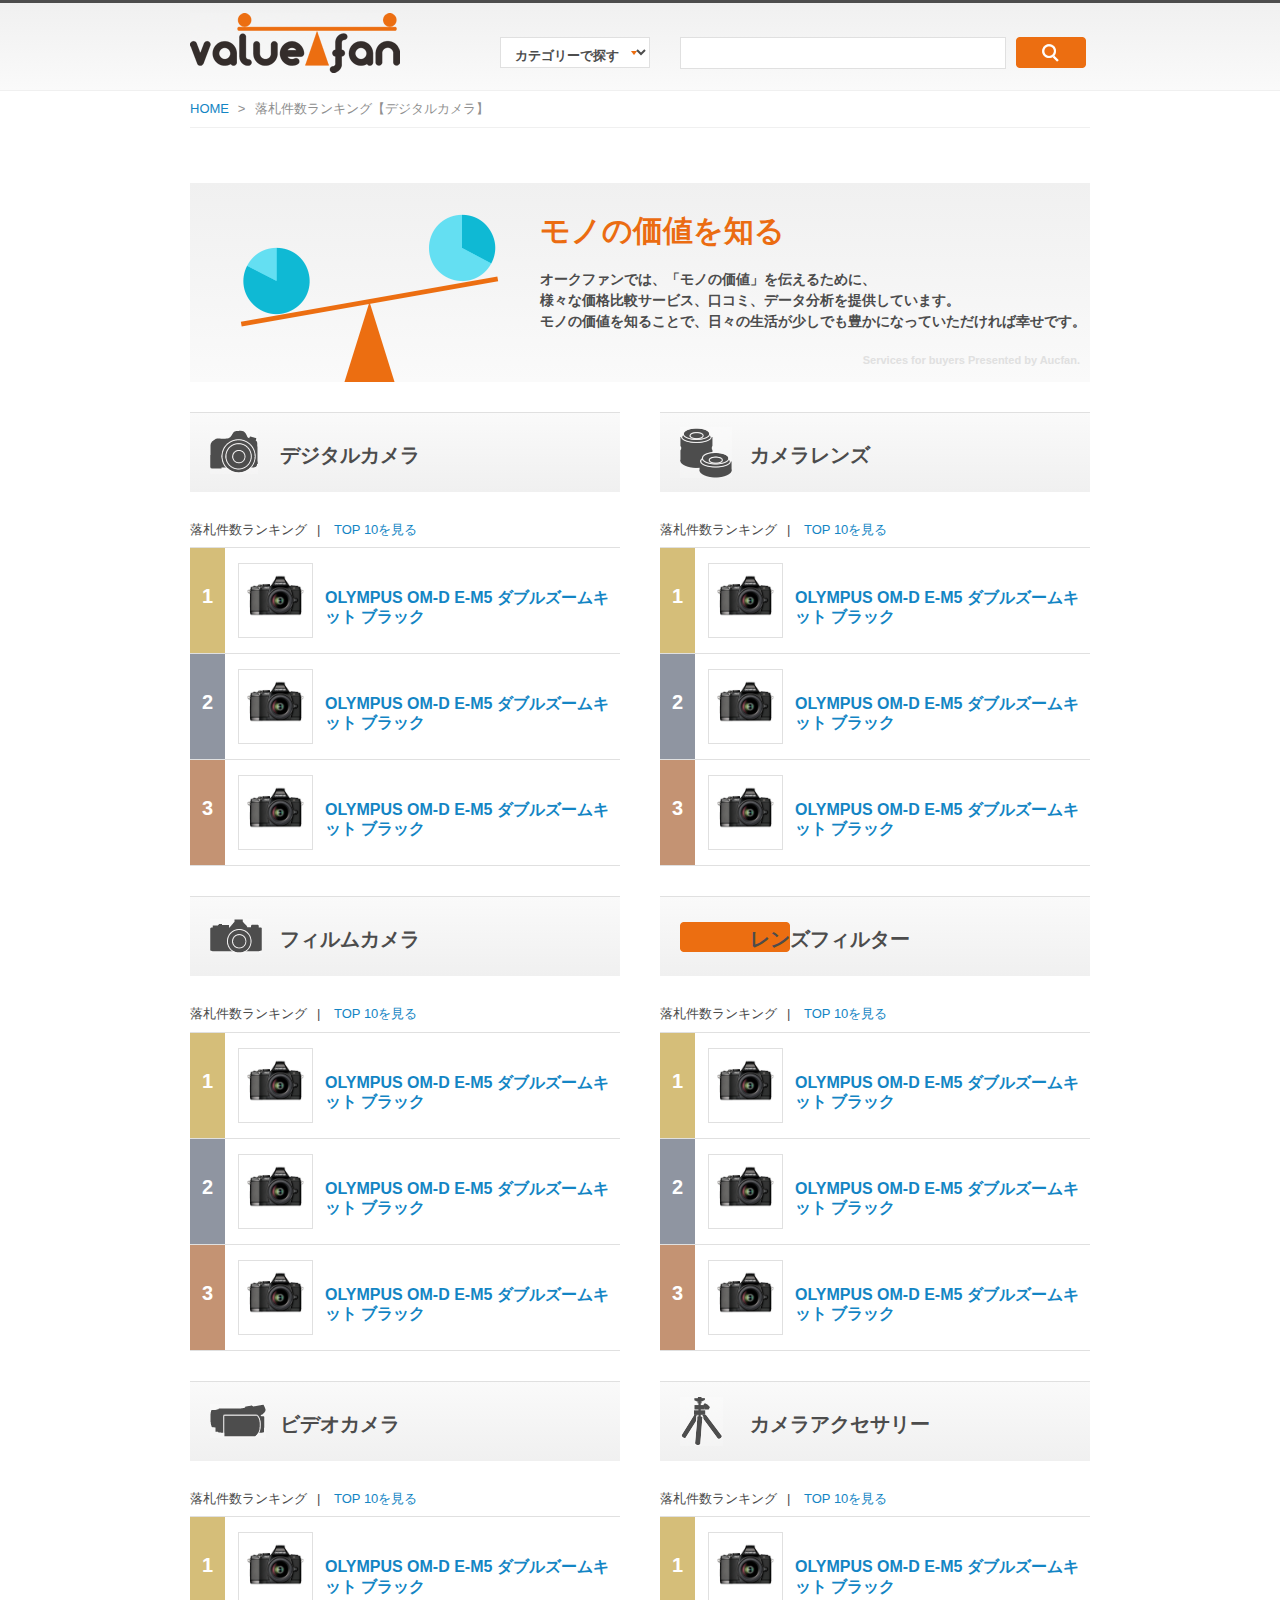
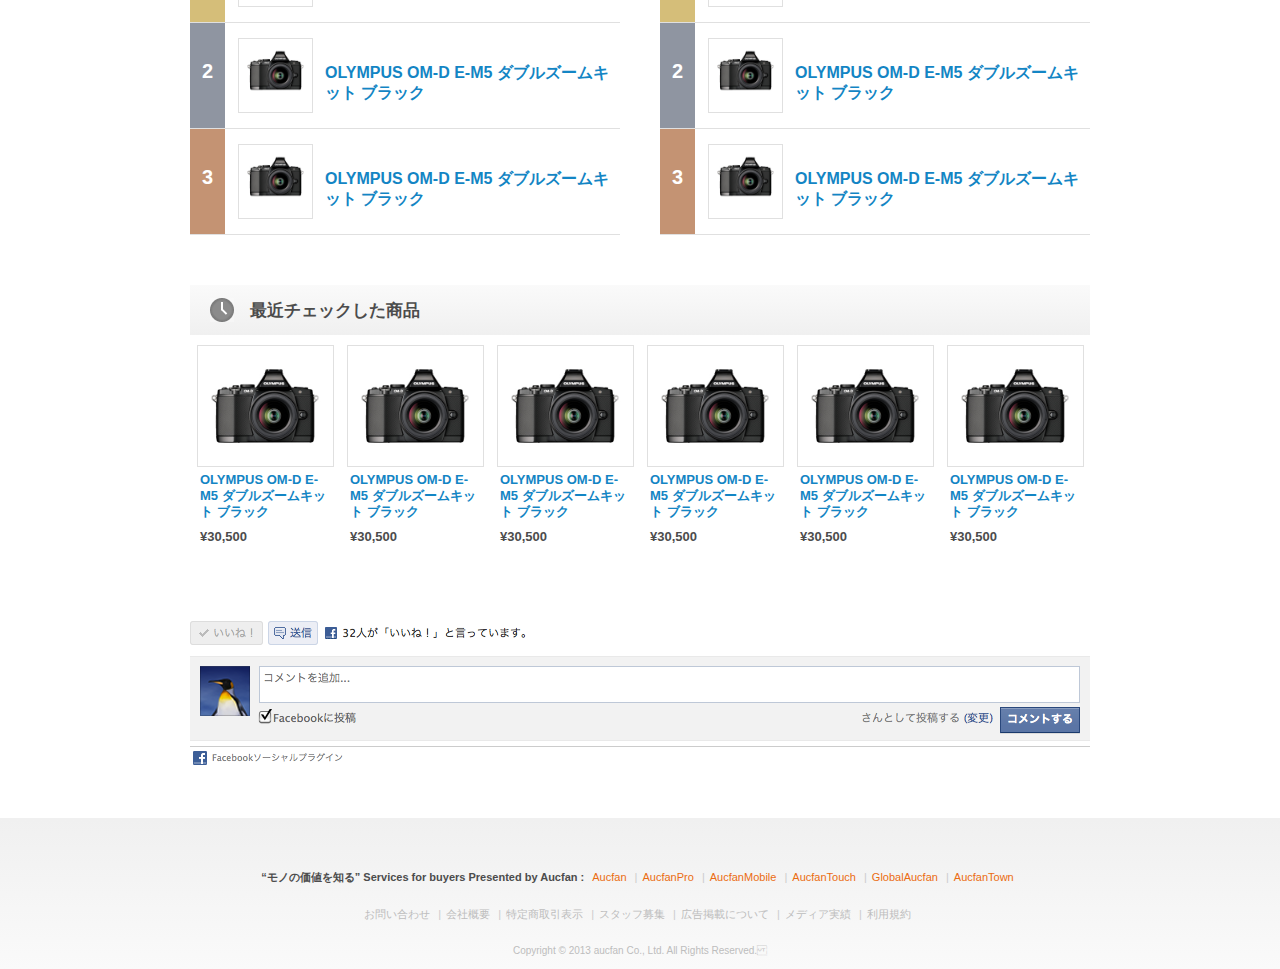
<file: index.html>
<!doctype html>
<html lang="ja">
<head>
	<meta charset="UTF-8">
	<title>Document</title>
	<meta name="viewport" content="width=device-width; initial-scale=1, minimum-scale=1, maximum-scale=1, user-scalable=no" />
	<meta name="description" content="">
	<meta name="keywords" content="">
	<meta name="auther" content="">
	<link href="css/top.css" rel="stylesheet" type="text/css">
</head>
<body>

<div id="header">
	<div id="h_wrap">
		<img id="logo" src="img/logo.png" alt="logo">
		<div id="search">
			<div id="c_search">
			<select name="category_search">
			<option value="" selected="">カテゴリーで探す</option>
			<option value="">test</option>
			<option value="">test</option>
			</select>
			</div>
			<div id="k_search">
			<form method="get" action="#">

<div>
<input type="text" name="example" class="key"><input type="submit" value="検索" class="s_btn">
</div>

</form>
						</div>
		</div>
	</div>
</div><!-- /#header -->

<div id="wrapper">

	<div id="breadcrumb">
		<ol>
			<li><a href="">HOME</a></li>
			<li>落札件数ランキング【デジタルカメラ】</li>
		</ol>
	</div><!-- /#breadcrumb -->


	<div id="hero">
		<div id="hero_img">
			<img src="img/hero.png" alt="hero">
		</div>
		<div id="hero_txt">
			<h1>モノの価値を知る</h1>
			<p>オークファンでは、「モノの価値」を伝えるために、<br>様々な価格比較サービス、口コミ、データ分析を提供しています。<br>モノの価値を知ることで、日々の生活が少しでも豊かになっていただければ幸せです。</p>
			<p class="small">Services for buyers Presented by Aucfan.</p>
		</div>
	</div>





	<div id="ranking">

		<div class="top_ranking">
			<div class="ranking_box">
				<div class="bg_h2">
					<h2 id="degitalcamera">デジタルカメラ</h2>
				</div>
				<ul>
					<li>落札件数ランキング</li>
					<li><a href="">TOP 10を見る</a></li>
				</ul>
				<div class="sp_left">
					<div class="rank r1">
						<p>1</p>
					</div>
				
					<div class="pic_box">
						<div class="pic">
							<img src="img/pic_1.jpg" alt="pic_1">
						</div>
					</div>
				</div><!-- /.sp_left -->
			
				<div class="sp_right">
					<div class="p_name">
						<h3>OLYMPUS OM-D E-M5 ダブルズームキット ブラック</h2>
					</div>
				
					<div class="num">
						<p><span class="pc_none">落札件数（過去30日）</span><span class="p_right">44件</span></p>
					</div>
					
					<div class="average">
						<p><span class="pc_none">平均落札価格（過去30日）</span><span class="p_right">¥66,000</span></p>
					</div>
				
				</div><!-- /.sp_right -->
		
			</div><!-- /.ranking_box -->
			
			<div class="ranking_box">
				<div class="sp_left">
					<div class="rank r2">
						<p>2</p>
					</div>
				
					<div class="pic_box">
						<div class="pic">
							<img src="img/pic_1.jpg" alt="pic_1">
						</div>
					</div>
				</div><!-- /.sp_left -->
			
				<div class="sp_right">
					<div class="p_name">
						<h3>OLYMPUS OM-D E-M5 ダブルズームキット ブラック</h2>
					</div>
				
					<div class="num">
						<p><span class="pc_none">落札件数（過去30日）</span><span class="p_right">44件</span></p>
					</div>
					
					<div class="average">
						<p><span class="pc_none">平均落札価格（過去30日）</span><span class="p_right">¥66,000</span></p>
					</div>
				
				</div><!-- /.sp_right -->
		
			</div><!-- /.ranking_box -->
	
			<div class="ranking_box">
				<div class="sp_left">
					<div class="rank r3">
						<p>3</p>
					</div>
				
					<div class="pic_box">
						<div class="pic">
							<img src="img/pic_1.jpg" alt="pic_1">
						</div>
					</div>
				</div><!-- /.sp_left -->
			
				<div class="sp_right">
					<div class="p_name">
						<h3>OLYMPUS OM-D E-M5 ダブルズームキット ブラック</h2>
					</div>
				
					<div class="num">
						<p><span class="pc_none">落札件数（過去30日）</span><span class="p_right">44件</span></p>
					</div>
					
					<div class="average">
						<p><span class="pc_none">平均落札価格（過去30日）</span><span class="p_right">¥66,000</span></p>
					</div>
				
				</div><!-- /.sp_right -->
		
			</div><!-- /.ranking_box -->
		
		</div><!-- top_ranking -->

		<div class="top_ranking">
			<div class="ranking_box">
				<div class="bg_h2">
					<h2 id="lens">カメラレンズ</h2>
				</div>
				<ul>
					<li>落札件数ランキング</li>
					<li><a href="">TOP 10を見る</a></li>
				</ul>
				<div class="sp_left">
					<div class="rank r1">
						<p>1</p>
					</div>
				
					<div class="pic_box">
						<div class="pic">
							<img src="img/pic_1.jpg" alt="pic_1">
						</div>
					</div>
				</div><!-- /.sp_left -->
			
				<div class="sp_right">
					<div class="p_name">
						<h3>OLYMPUS OM-D E-M5 ダブルズームキット ブラック</h2>
					</div>
				
					<div class="num">
						<p><span class="pc_none">落札件数（過去30日）</span><span class="p_right">44件</span></p>
					</div>
					
					<div class="average">
						<p><span class="pc_none">平均落札価格（過去30日）</span><span class="p_right">¥66,000</span></p>
					</div>
				
				</div><!-- /.sp_right -->
		
			</div><!-- /.ranking_box -->
			
			<div class="ranking_box">
				<div class="sp_left">
					<div class="rank r2">
						<p>2</p>
					</div>
				
					<div class="pic_box">
						<div class="pic">
							<img src="img/pic_1.jpg" alt="pic_1">
						</div>
					</div>
				</div><!-- /.sp_left -->
			
				<div class="sp_right">
					<div class="p_name">
						<h3>OLYMPUS OM-D E-M5 ダブルズームキット ブラック</h2>
					</div>
				
					<div class="num">
						<p><span class="pc_none">落札件数（過去30日）</span><span class="p_right">44件</span></p>
					</div>
					
					<div class="average">
						<p><span class="pc_none">平均落札価格（過去30日）</span><span class="p_right">¥66,000</span></p>
					</div>
				
				</div><!-- /.sp_right -->
		
			</div><!-- /.ranking_box -->
	
			<div class="ranking_box">
				<div class="sp_left">
					<div class="rank r3">
						<p>3</p>
					</div>
				
					<div class="pic_box">
						<div class="pic">
							<img src="img/pic_1.jpg" alt="pic_1">
						</div>
					</div>
				</div><!-- /.sp_left -->
			
				<div class="sp_right">
					<div class="p_name">
						<h3>OLYMPUS OM-D E-M5 ダブルズームキット ブラック</h2>
					</div>
				
					<div class="num">
						<p><span class="pc_none">落札件数（過去30日）</span><span class="p_right">44件</span></p>
					</div>
					
					<div class="average">
						<p><span class="pc_none">平均落札価格（過去30日）</span><span class="p_right">¥66,000</span></p>
					</div>
				
				</div><!-- /.sp_right -->
		
			</div><!-- /.ranking_box -->
		
		</div><!-- top_ranking -->

		<div class="top_ranking">
			<div class="ranking_box">
				<div class="bg_h2">
					<h2 id="filmcamera">フィルムカメラ</h2>
				</div>
				<ul>
					<li>落札件数ランキング</li>
					<li><a href="">TOP 10を見る</a></li>
				</ul>
				<div class="sp_left">
					<div class="rank r1">
						<p>1</p>
					</div>
				
					<div class="pic_box">
						<div class="pic">
							<img src="img/pic_1.jpg" alt="pic_1">
						</div>
					</div>
				</div><!-- /.sp_left -->
			
				<div class="sp_right">
					<div class="p_name">
						<h3>OLYMPUS OM-D E-M5 ダブルズームキット ブラック</h2>
					</div>
				
					<div class="num">
						<p><span class="pc_none">落札件数（過去30日）</span><span class="p_right">44件</span></p>
					</div>
					
					<div class="average">
						<p><span class="pc_none">平均落札価格（過去30日）</span><span class="p_right">¥66,000</span></p>
					</div>
				
				</div><!-- /.sp_right -->
		
			</div><!-- /.ranking_box -->
			
			<div class="ranking_box">
				<div class="sp_left">
					<div class="rank r2">
						<p>2</p>
					</div>
				
					<div class="pic_box">
						<div class="pic">
							<img src="img/pic_1.jpg" alt="pic_1">
						</div>
					</div>
				</div><!-- /.sp_left -->
			
				<div class="sp_right">
					<div class="p_name">
						<h3>OLYMPUS OM-D E-M5 ダブルズームキット ブラック</h2>
					</div>
				
					<div class="num">
						<p><span class="pc_none">落札件数（過去30日）</span><span class="p_right">44件</span></p>
					</div>
					
					<div class="average">
						<p><span class="pc_none">平均落札価格（過去30日）</span><span class="p_right">¥66,000</span></p>
					</div>
				
				</div><!-- /.sp_right -->
		
			</div><!-- /.ranking_box -->
	
			<div class="ranking_box">
				<div class="sp_left">
					<div class="rank r3">
						<p>3</p>
					</div>
				
					<div class="pic_box">
						<div class="pic">
							<img src="img/pic_1.jpg" alt="pic_1">
						</div>
					</div>
				</div><!-- /.sp_left -->
			
				<div class="sp_right">
					<div class="p_name">
						<h3>OLYMPUS OM-D E-M5 ダブルズームキット ブラック</h2>
					</div>
				
					<div class="num">
						<p><span class="pc_none">落札件数（過去30日）</span><span class="p_right">44件</span></p>
					</div>
					
					<div class="average">
						<p><span class="pc_none">平均落札価格（過去30日）</span><span class="p_right">¥66,000</span></p>
					</div>
				
				</div><!-- /.sp_right -->
		
			</div><!-- /.ranking_box -->
		
		</div><!-- top_ranking -->

		<div class="top_ranking">
			<div class="ranking_box">
				<div class="bg_h2">
					<h2 id="filter">レンズフィルター</h2>
				</div>
				<ul>
					<li>落札件数ランキング</li>
					<li><a href="">TOP 10を見る</a></li>
				</ul>
				<div class="sp_left">
					<div class="rank r1">
						<p>1</p>
					</div>
				
					<div class="pic_box">
						<div class="pic">
							<img src="img/pic_1.jpg" alt="pic_1">
						</div>
					</div>
				</div><!-- /.sp_left -->
			
				<div class="sp_right">
					<div class="p_name">
						<h3>OLYMPUS OM-D E-M5 ダブルズームキット ブラック</h2>
					</div>
				
					<div class="num">
						<p><span class="pc_none">落札件数（過去30日）</span><span class="p_right">44件</span></p>
					</div>
					
					<div class="average">
						<p><span class="pc_none">平均落札価格（過去30日）</span><span class="p_right">¥66,000</span></p>
					</div>
				
				</div><!-- /.sp_right -->
		
			</div><!-- /.ranking_box -->
			
			<div class="ranking_box">
				<div class="sp_left">
					<div class="rank r2">
						<p>2</p>
					</div>
				
					<div class="pic_box">
						<div class="pic">
							<img src="img/pic_1.jpg" alt="pic_1">
						</div>
					</div>
				</div><!-- /.sp_left -->
			
				<div class="sp_right">
					<div class="p_name">
						<h3>OLYMPUS OM-D E-M5 ダブルズームキット ブラック</h2>
					</div>
				
					<div class="num">
						<p><span class="pc_none">落札件数（過去30日）</span><span class="p_right">44件</span></p>
					</div>
					
					<div class="average">
						<p><span class="pc_none">平均落札価格（過去30日）</span><span class="p_right">¥66,000</span></p>
					</div>
				
				</div><!-- /.sp_right -->
		
			</div><!-- /.ranking_box -->
	
			<div class="ranking_box">
				<div class="sp_left">
					<div class="rank r3">
						<p>3</p>
					</div>
				
					<div class="pic_box">
						<div class="pic">
							<img src="img/pic_1.jpg" alt="pic_1">
						</div>
					</div>
				</div><!-- /.sp_left -->
			
				<div class="sp_right">
					<div class="p_name">
						<h3>OLYMPUS OM-D E-M5 ダブルズームキット ブラック</h2>
					</div>
				
					<div class="num">
						<p><span class="pc_none">落札件数（過去30日）</span><span class="p_right">44件</span></p>
					</div>
					
					<div class="average">
						<p><span class="pc_none">平均落札価格（過去30日）</span><span class="p_right">¥66,000</span></p>
					</div>
				
				</div><!-- /.sp_right -->
		
			</div><!-- /.ranking_box -->
		
		</div><!-- top_ranking -->

		<div class="top_ranking">
			<div class="ranking_box">
				<div class="bg_h2">
					<h2 id="video">ビデオカメラ</h2>
				</div>
				<ul>
					<li>落札件数ランキング</li>
					<li><a href="">TOP 10を見る</a></li>
				</ul>
				<div class="sp_left">
					<div class="rank r1">
						<p>1</p>
					</div>
				
					<div class="pic_box">
						<div class="pic">
							<img src="img/pic_1.jpg" alt="pic_1">
						</div>
					</div>
				</div><!-- /.sp_left -->
			
				<div class="sp_right">
					<div class="p_name">
						<h3>OLYMPUS OM-D E-M5 ダブルズームキット ブラック</h2>
					</div>
				
					<div class="num">
						<p><span class="pc_none">落札件数（過去30日）</span><span class="p_right">44件</span></p>
					</div>
					
					<div class="average">
						<p><span class="pc_none">平均落札価格（過去30日）</span><span class="p_right">¥66,000</span></p>
					</div>
				
				</div><!-- /.sp_right -->
		
			</div><!-- /.ranking_box -->
			
			<div class="ranking_box">
				<div class="sp_left">
					<div class="rank r2">
						<p>2</p>
					</div>
				
					<div class="pic_box">
						<div class="pic">
							<img src="img/pic_1.jpg" alt="pic_1">
						</div>
					</div>
				</div><!-- /.sp_left -->
			
				<div class="sp_right">
					<div class="p_name">
						<h3>OLYMPUS OM-D E-M5 ダブルズームキット ブラック</h2>
					</div>
				
					<div class="num">
						<p><span class="pc_none">落札件数（過去30日）</span><span class="p_right">44件</span></p>
					</div>
					
					<div class="average">
						<p><span class="pc_none">平均落札価格（過去30日）</span><span class="p_right">¥66,000</span></p>
					</div>
				
				</div><!-- /.sp_right -->
		
			</div><!-- /.ranking_box -->
	
			<div class="ranking_box">
				<div class="sp_left">
					<div class="rank r3">
						<p>3</p>
					</div>
				
					<div class="pic_box">
						<div class="pic">
							<img src="img/pic_1.jpg" alt="pic_1">
						</div>
					</div>
				</div><!-- /.sp_left -->
			
				<div class="sp_right">
					<div class="p_name">
						<h3>OLYMPUS OM-D E-M5 ダブルズームキット ブラック</h2>
					</div>
				
					<div class="num">
						<p><span class="pc_none">落札件数（過去30日）</span><span class="p_right">44件</span></p>
					</div>
					
					<div class="average">
						<p><span class="pc_none">平均落札価格（過去30日）</span><span class="p_right">¥66,000</span></p>
					</div>
				
				</div><!-- /.sp_right -->
		
			</div><!-- /.ranking_box -->
		
		</div><!-- top_ranking -->

		<div class="top_ranking">
			<div class="ranking_box">
				<div class="bg_h2">
					<h2 id="acc">カメラアクセサリー</h2>
				</div>
				<ul>
					<li>落札件数ランキング</li>
					<li><a href="">TOP 10を見る</a></li>
				</ul>
				<div class="sp_left">
					<div class="rank r1">
						<p>1</p>
					</div>
				
					<div class="pic_box">
						<div class="pic">
							<img src="img/pic_1.jpg" alt="pic_1">
						</div>
					</div>
				</div><!-- /.sp_left -->
			
				<div class="sp_right">
					<div class="p_name">
						<h3>OLYMPUS OM-D E-M5 ダブルズームキット ブラック</h2>
					</div>
				
					<div class="num">
						<p><span class="pc_none">落札件数（過去30日）</span><span class="p_right">44件</span></p>
					</div>
					
					<div class="average">
						<p><span class="pc_none">平均落札価格（過去30日）</span><span class="p_right">¥66,000</span></p>
					</div>
				
				</div><!-- /.sp_right -->
		
			</div><!-- /.ranking_box -->
			
			<div class="ranking_box">
				<div class="sp_left">
					<div class="rank r2">
						<p>2</p>
					</div>
				
					<div class="pic_box">
						<div class="pic">
							<img src="img/pic_1.jpg" alt="pic_1">
						</div>
					</div>
				</div><!-- /.sp_left -->
			
				<div class="sp_right">
					<div class="p_name">
						<h3>OLYMPUS OM-D E-M5 ダブルズームキット ブラック</h2>
					</div>
				
					<div class="num">
						<p><span class="pc_none">落札件数（過去30日）</span><span class="p_right">44件</span></p>
					</div>
					
					<div class="average">
						<p><span class="pc_none">平均落札価格（過去30日）</span><span class="p_right">¥66,000</span></p>
					</div>
				
				</div><!-- /.sp_right -->
		
			</div><!-- /.ranking_box -->
	
			<div class="ranking_box">
				<div class="sp_left">
					<div class="rank r3">
						<p>3</p>
					</div>
				
					<div class="pic_box">
						<div class="pic">
							<img src="img/pic_1.jpg" alt="pic_1">
						</div>
					</div>
				</div><!-- /.sp_left -->
			
				<div class="sp_right">
					<div class="p_name">
						<h3>OLYMPUS OM-D E-M5 ダブルズームキット ブラック</h2>
					</div>
				
					<div class="num">
						<p><span class="pc_none">落札件数（過去30日）</span><span class="p_right">44件</span></p>
					</div>
					
					<div class="average">
						<p><span class="pc_none">平均落札価格（過去30日）</span><span class="p_right">¥66,000</span></p>
					</div>
				
				</div><!-- /.sp_right -->
		
			</div><!-- /.ranking_box -->
		
		</div><!-- top_ranking -->
	
	</div><!-- /#ranking -->


	<div id="check">
		<div class="bg_h4">
			<h4>最近チェックした商品</h4>
		</div>

		<div class="check_box">
			<div class="check_pic_box">
				<img src="img/pic_1.jpg" alt="pic_1">
			</div>
			<h5>OLYMPUS OM-D E-M5  ダブルズームキット ブラック</h5>
			<p>¥30,500</p>
		</div>

		<div class="check_box">
			<div class="check_pic_box">
				<img src="img/pic_1.jpg" alt="pic_1">
			</div>
			<h5>OLYMPUS OM-D E-M5  ダブルズームキット ブラック</h5>
			<p>¥30,500</p>
		</div>
		<div class="check_box">
			<div class="check_pic_box">
				<img src="img/pic_1.jpg" alt="pic_1">
			</div>
			<h5>OLYMPUS OM-D E-M5  ダブルズームキット ブラック</h5>
			<p>¥30,500</p>
		</div>
		<div class="check_box">
			<div class="check_pic_box">
				<img src="img/pic_1.jpg" alt="pic_1">
			</div>
			<h5>OLYMPUS OM-D E-M5  ダブルズームキット ブラック</h5>
			<p>¥30,500</p>
		</div>
		<div class="check_box">
			<div class="check_pic_box">
				<img src="img/pic_1.jpg" alt="pic_1">
			</div>
			<h5>OLYMPUS OM-D E-M5  ダブルズームキット ブラック</h5>
			<p>¥30,500</p>
		</div>
		<div class="check_box">
			<div class="check_pic_box">
				<img src="img/pic_1.jpg" alt="pic_1">
			</div>
			<h5>OLYMPUS OM-D E-M5  ダブルズームキット ブラック</h5>
			<p>¥30,500</p>
		</div>


	</div><!-- /#check -->



	<div id="sp_f_nav">
		<div id="sfn_wrap">
		<ul>
			<li id="to_top"><a href="">ページの先頭へ</a></li>
		</ul>
		</div>
	</div>

	<div id="facebook">
		<img src="img/fb_like_box.png" alt="fb_like_box">
	</div>



</div><!-- /#wrapper -->


<div id="footer">
	<div id="f_wrapper">
		<div id="f_nav1">
	<ul>
		“モノの価値を知る” Services for buyers Presented by Aucfan  : 
		<li><a href="">Aucfan</a></li>
		<li><a href="">AucfanPro</a></li>
		<li><a href="">AucfanMobile</a></li>
		<li><a href="">AucfanTouch</a></li>
		<li><a href="">GlobalAucfan</a></li>
		<li><a href="">AucfanTown</a></li>
	</ul>
	</div>
	
	<div id="f_nav2">
	<ul>
		<li><a href="">お問い合わせ</a></li>
		<li><a href="">会社概要</a></li>
		<li><a href="">特定商取引表示</a></li>
		<li><a href="">スタッフ募集</a></li>
		<li><a href="">広告掲載について</a></li>
		<li><a href="">メディア実績</a></li>
		<li><a href="">利用規約</a></li>
	</ul>
	</div>	
	<small>Copyright © 2013 aucfan Co., Ltd. All Rights Reserved.</small>
	</div><!-- /#f_wrapper -->
</div><!-- /#footer -->





</body>
</html>
</file>
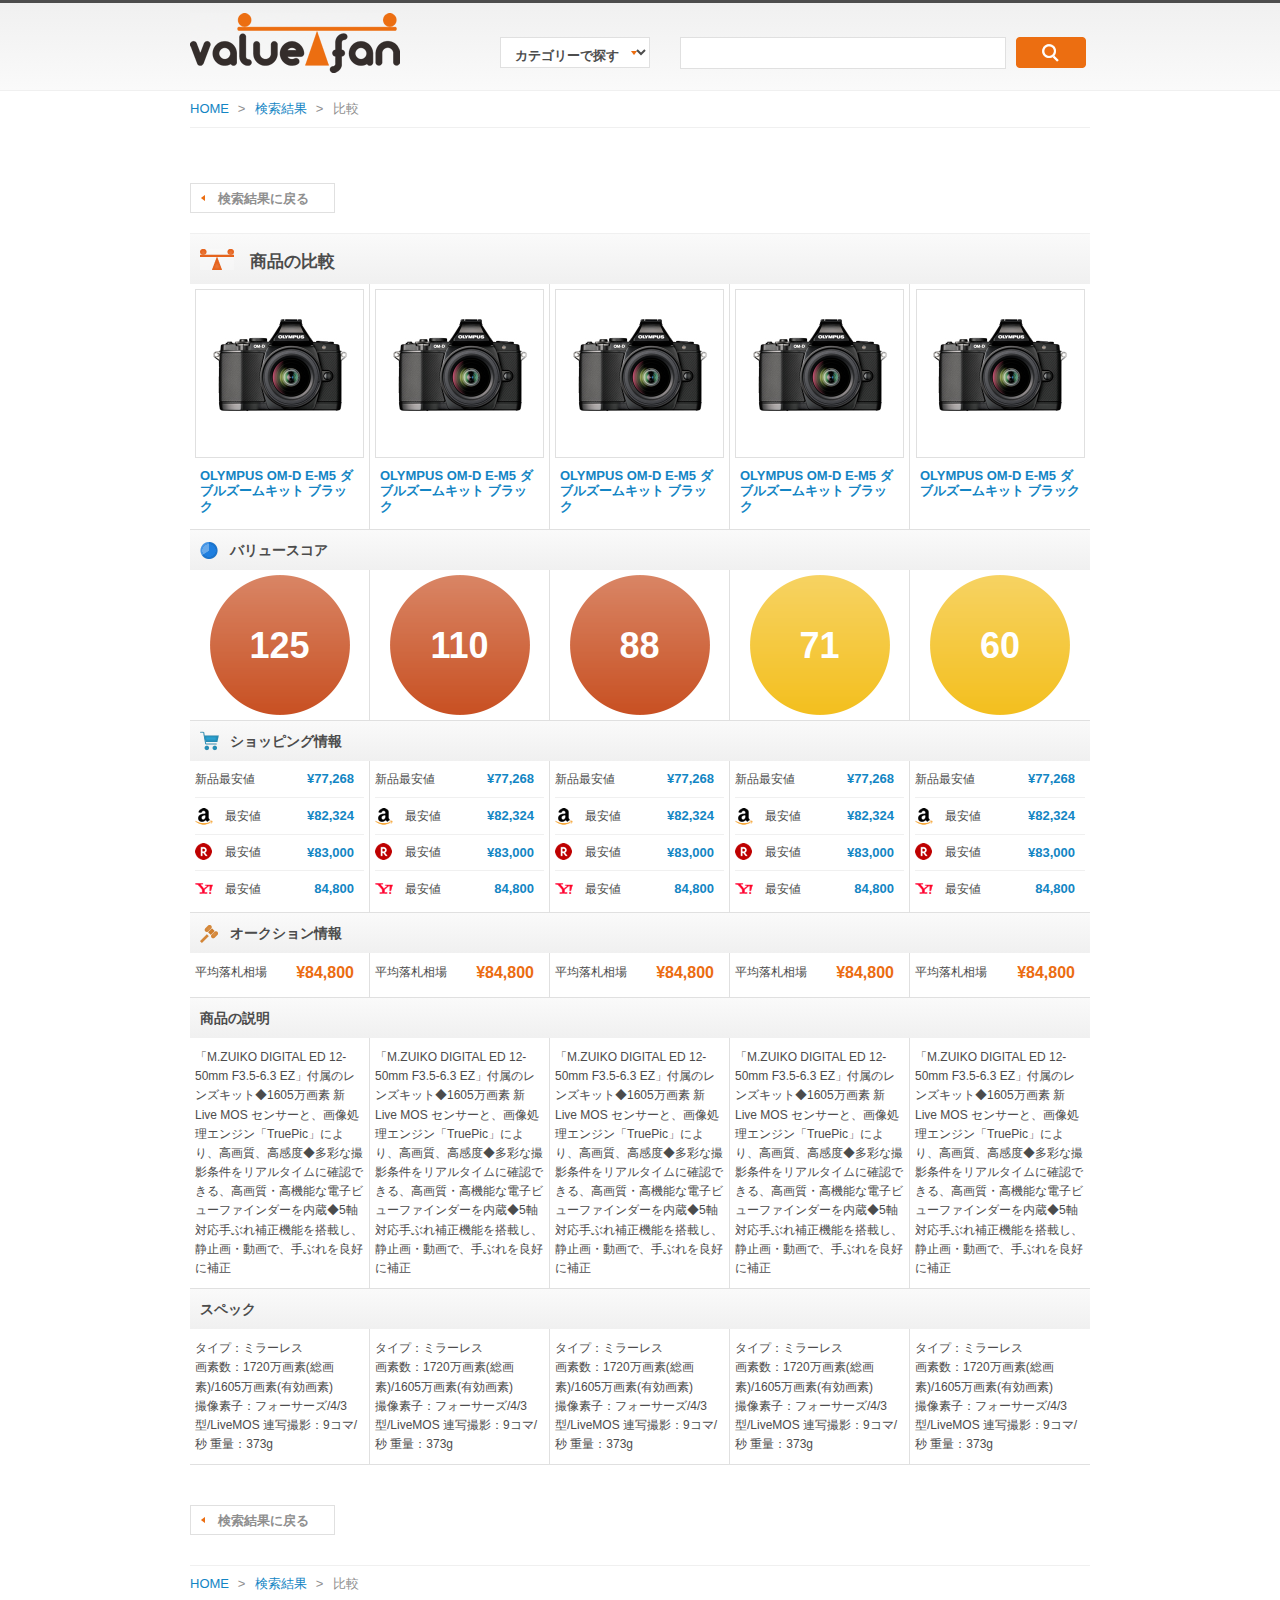
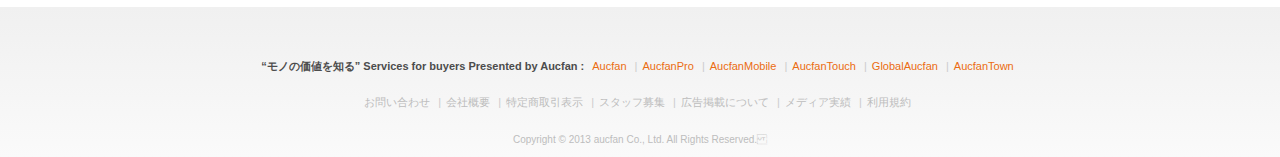
<file: compare.html>
<!doctype html>
<html lang="ja">
<head>
	<meta charset="UTF-8">
	<title>Document</title>
	<meta name="viewport" content="width=device-width; initial-scale=1, minimum-scale=1, maximum-scale=1, user-scalable=no" />
	<meta name="description" content="">
	<meta name="keywords" content="">
	<meta name="auther" content="">
	<link href="css/compare.css" rel="stylesheet" type="text/css">
</head>
<body>

<div id="header">
	<div id="h_wrap">
		<img id="logo" src="img/logo.png" alt="logo">
		<div id="search">
			<div id="c_search">
			<select name="category_search">
			<option value="" selected="">カテゴリーで探す</option>
			<option value="">test</option>
			<option value="">test</option>
			</select>
			</div>
			<div id="k_search">
			<form method="get" action="#">

<div>
<input type="text" name="example" class="key"><input type="submit" value="検索" class="s_btn">
</div>

</form>
						</div>
		</div>
	</div>
</div><!-- /#header -->

<div id="wrapper">

	<div id="breadcrumb">
		<ol>
			<li><a href="">HOME</a></li>
			<li><a href="">検索結果</a></li>
			<li>比較</li>
		</ol>
	</div><!-- /#breadcrumb -->

<div class="f_nav pad_0">
	<div class="sfn_wrap">
	<ul>
		<li class="back_search"><a href="">検索結果に戻る</a></li>
	</ul>
	</div>
</div>


	<div class="bg_h">
		<h1>商品の比較</h1>
	</div>

	<div id="compare_1">
		<div class="name">
			<div class="pic">
			<img src="img/pic_1.jpg" alt="pic_1">
			</div>
			<h2>OLYMPUS OM-D E-M5 ダブルズームキット ブラック</h2>		
		</div>
		<div class="name">
			<div class="pic">
			<img src="img/pic_1.jpg" alt="pic_1">
			</div>
			<h2>OLYMPUS OM-D E-M5 ダブルズームキット ブラック</h2>		
		</div>
		<div class="name">
			<div class="pic">
			<img src="img/pic_1.jpg" alt="pic_1">
			</div>
			<h2>OLYMPUS OM-D E-M5 ダブルズームキット ブラック</h2>		
		</div>
		<div class="name">
			<div class="pic">
			<img src="img/pic_1.jpg" alt="pic_1">
			</div>
			<h2>OLYMPUS OM-D E-M5 ダブルズームキット ブラック</h2>		
		</div>
		<div class="name b_r_none">
			<div class="pic">
			<img src="img/pic_1.jpg" alt="pic_1">
			</div>
			<h2>OLYMPUS OM-D E-M5 ダブルズームキット ブラック</h2>		
		</div>		
	</div>
	
	<div class="bg_h3">
		<h3 id="h3_vs">バリュースコア</h3>
	</div>
	<div id="value_score">
		<div class="graph_vs vs_4">
			<p class="vs">125</p>
		</div>
		<div class="graph_vs vs_4">
			<p class="vs">110</p>
		</div>
		<div class="graph_vs vs_4">
			<p class="vs">88</p>
		</div>
		<div class="graph_vs vs_3">
			<p class="vs">71</p>
		</div>
		<div class="graph_vs vs_3 b_r_none">
			<p class="vs">60</p>
		</div>
	</div>

	<div class="bg_h3">
		<h3 id="h3_s_info">ショッピング情報</h3>
	</div>
	
	<div class="shopping_info">
	
	<div class="s_i_box">
			<table>
			<tr>
			<th>新品最安値</th>
			<td>
			¥77,268
			</td>
			</tr>
			<tr>
			<th class="amazon">最安値</th>
			<td class="other">
			¥82,324
			</td>
			</tr>
			<tr>
			<th class="rakuten">最安値</th>
			<td class="other">
			¥83,000
			</td>
			</tr>
			<tr class="b_none">
			<th class="yahoo">最安値</th>
			<td class="other">
			84,800
			</td>
			</tr>
			</table>	
	</div>	
	<div class="s_i_box">
			<table>
			<tr>
			<th>新品最安値</th>
			<td>
			¥77,268
			</td>
			</tr>
			<tr>
			<th class="amazon">最安値</th>
			<td class="other">
			¥82,324
			</td>
			</tr>
			<tr>
			<th class="rakuten">最安値</th>
			<td class="other">
			¥83,000
			</td>
			</tr>
			<tr class="b_none">
			<th class="yahoo">最安値</th>
			<td class="other">
			84,800
			</td>
			</tr>
			</table>	
	</div>
	<div class="s_i_box">
			<table>
			<tr>
			<th>新品最安値</th>
			<td>
			¥77,268
			</td>
			</tr>
			<tr>
			<th class="amazon">最安値</th>
			<td class="other">
			¥82,324
			</td>
			</tr>
			<tr>
			<th class="rakuten">最安値</th>
			<td class="other">
			¥83,000
			</td>
			</tr>
			<tr class="b_none">
			<th class="yahoo">最安値</th>
			<td class="other">
			84,800
			</td>
			</tr>
			</table>	
	</div>
	<div class="s_i_box">
			<table>
			<tr>
			<th>新品最安値</th>
			<td>
			¥77,268
			</td>
			</tr>
			<tr>
			<th class="amazon">最安値</th>
			<td class="other">
			¥82,324
			</td>
			</tr>
			<tr>
			<th class="rakuten">最安値</th>
			<td class="other">
			¥83,000
			</td>
			</tr>
			<tr class="b_none">
			<th class="yahoo">最安値</th>
			<td class="other">
			84,800
			</td>
			</tr>
			</table>	
	</div>
	<div class="s_i_box b_r_none">
			<table>
			<tr>
			<th>新品最安値</th>
			<td>
			¥77,268
			</td>
			</tr>
			<tr>
			<th class="amazon">最安値</th>
			<td class="other">
			¥82,324
			</td>
			</tr>
			<tr>
			<th class="rakuten">最安値</th>
			<td class="other">
			¥83,000
			</td>
			</tr>
			<tr class="b_none">
			<th class="yahoo">最安値</th>
			<td class="other">
			84,800
			</td>
			</tr>
			</table>	
	</div>
	
	
	</div>


	<div class="bg_h3">
		<h3 id="h3_a_info">オークション情報</h3>
	</div>

	<div class="auction_info">
		<div class="a_i_box">
			<table>
			<td class="quo">平均落札相場</td>
			<td class="quo_price
			">¥84,800</td>
			</table>
		</div>
		<div class="a_i_box">
			<table>
			<td class="quo">平均落札相場</td>
			<td class="quo_price
			">¥84,800</td>
			</table>
		</div>
		<div class="a_i_box">
			<table>
			<td class="quo">平均落札相場</td>
			<td class="quo_price
			">¥84,800</td>
			</table>
		</div>
		<div class="a_i_box">
			<table>
			<td class="quo">平均落札相場</td>
			<td class="quo_price
			">¥84,800</td>
			</table>
		</div>
		<div class="a_i_box b_r_none">
			<table>
			<td class="quo">平均落札相場</td>
			<td class="quo_price
			">¥84,800</td>
			</table>
		</div>
	</div>	
	
	<div class="bg_h3">
	<h3 class="ex">商品の説明</h3>
	</div>
	
	<div class="products_ex">
	<div class="p_e_box">
	<p>「M.ZUIKO DIGITAL ED 12-
50mm F3.5-6.3 EZ」付属のレンズキット◆1605万画素 新Live MOS センサーと、画像処理エンジン「TruePic」により、高画質、高感度◆多彩な撮影条件をリアルタイムに確認できる、高画質・高機能な電子ビューファインダーを内蔵◆5軸対応手ぶれ補正機能を搭載し、静止画・動画で、手ぶれを良好に補正</p>
	</div>
	<div class="p_e_box">
	<p>「M.ZUIKO DIGITAL ED 12-
50mm F3.5-6.3 EZ」付属のレンズキット◆1605万画素 新Live MOS センサーと、画像処理エンジン「TruePic」により、高画質、高感度◆多彩な撮影条件をリアルタイムに確認できる、高画質・高機能な電子ビューファインダーを内蔵◆5軸対応手ぶれ補正機能を搭載し、静止画・動画で、手ぶれを良好に補正</p>
	</div>
	<div class="p_e_box">
	<p>「M.ZUIKO DIGITAL ED 12-
50mm F3.5-6.3 EZ」付属のレンズキット◆1605万画素 新Live MOS センサーと、画像処理エンジン「TruePic」により、高画質、高感度◆多彩な撮影条件をリアルタイムに確認できる、高画質・高機能な電子ビューファインダーを内蔵◆5軸対応手ぶれ補正機能を搭載し、静止画・動画で、手ぶれを良好に補正</p>
	</div>
	<div class="p_e_box">
	<p>「M.ZUIKO DIGITAL ED 12-
50mm F3.5-6.3 EZ」付属のレンズキット◆1605万画素 新Live MOS センサーと、画像処理エンジン「TruePic」により、高画質、高感度◆多彩な撮影条件をリアルタイムに確認できる、高画質・高機能な電子ビューファインダーを内蔵◆5軸対応手ぶれ補正機能を搭載し、静止画・動画で、手ぶれを良好に補正</p>
	</div>
	<div class="p_e_box b_r_none">
	<p>「M.ZUIKO DIGITAL ED 12-
50mm F3.5-6.3 EZ」付属のレンズキット◆1605万画素 新Live MOS センサーと、画像処理エンジン「TruePic」により、高画質、高感度◆多彩な撮影条件をリアルタイムに確認できる、高画質・高機能な電子ビューファインダーを内蔵◆5軸対応手ぶれ補正機能を搭載し、静止画・動画で、手ぶれを良好に補正</p>
	</div>
	</div>
	
	<div class="bg_h3">
	<h3 class="ex">スペック</h3>
	</div>

	<div class="products_ex_2">
	<div class="p_e_box">
	<p>タイプ：ミラーレス<br>画素数：1720万画素(総画素)/1605万画素(有効画素)<br>撮像素子：フォーサーズ/4/3型/LiveMOS 連写撮影：9コマ/秒
重量：373g</p>
	</div>
	<div class="p_e_box">
	<p>タイプ：ミラーレス<br>画素数：1720万画素(総画素)/1605万画素(有効画素)<br>撮像素子：フォーサーズ/4/3型/LiveMOS 連写撮影：9コマ/秒
重量：373g</p>
	</div>
	<div class="p_e_box">
	<p>タイプ：ミラーレス<br>画素数：1720万画素(総画素)/1605万画素(有効画素)<br>撮像素子：フォーサーズ/4/3型/LiveMOS 連写撮影：9コマ/秒
重量：373g</p>
	</div>
	<div class="p_e_box">
	<p>タイプ：ミラーレス<br>画素数：1720万画素(総画素)/1605万画素(有効画素)<br>撮像素子：フォーサーズ/4/3型/LiveMOS 連写撮影：9コマ/秒
重量：373g</p>
	</div>
	<div class="p_e_box b_r_none">
	<p>タイプ：ミラーレス<br>画素数：1720万画素(総画素)/1605万画素(有効画素)<br>撮像素子：フォーサーズ/4/3型/LiveMOS 連写撮影：9コマ/秒
重量：373g</p>
	</div>
	</div>


<div class="f_nav">
	<div class="sfn_wrap">
	<ul>
		<li class="back_search"><a href="">検索結果に戻る</a></li>
	</ul>
	</div>
</div>



<div id="f_breadcrumb">
	<ol>
		<li><a href="">HOME</a></li>
		<li><a href="">検索結果</a></li>
		<li>比較</li>
	</ol>
</div><!-- /#breadcrumb -->




</div><!-- /#wrapper -->


<div id="footer">
	<div id="f_wrapper">
		<div id="f_nav1">
	<ul>
		“モノの価値を知る” Services for buyers Presented by Aucfan  : 
		<li><a href="">Aucfan</a></li>
		<li><a href="">AucfanPro</a></li>
		<li><a href="">AucfanMobile</a></li>
		<li><a href="">AucfanTouch</a></li>
		<li><a href="">GlobalAucfan</a></li>
		<li><a href="">AucfanTown</a></li>
	</ul>
	</div>
	
	<div id="f_nav2">
	<ul>
		<li><a href="">お問い合わせ</a></li>
		<li><a href="">会社概要</a></li>
		<li><a href="">特定商取引表示</a></li>
		<li><a href="">スタッフ募集</a></li>
		<li><a href="">広告掲載について</a></li>
		<li><a href="">メディア実績</a></li>
		<li><a href="">利用規約</a></li>
	</ul>
	</div>	
	<small>Copyright © 2013 aucfan Co., Ltd. All Rights Reserved.</small>
	</div><!-- /#f_wrapper -->
</div><!-- /#footer -->





</body>
</html>
</file>
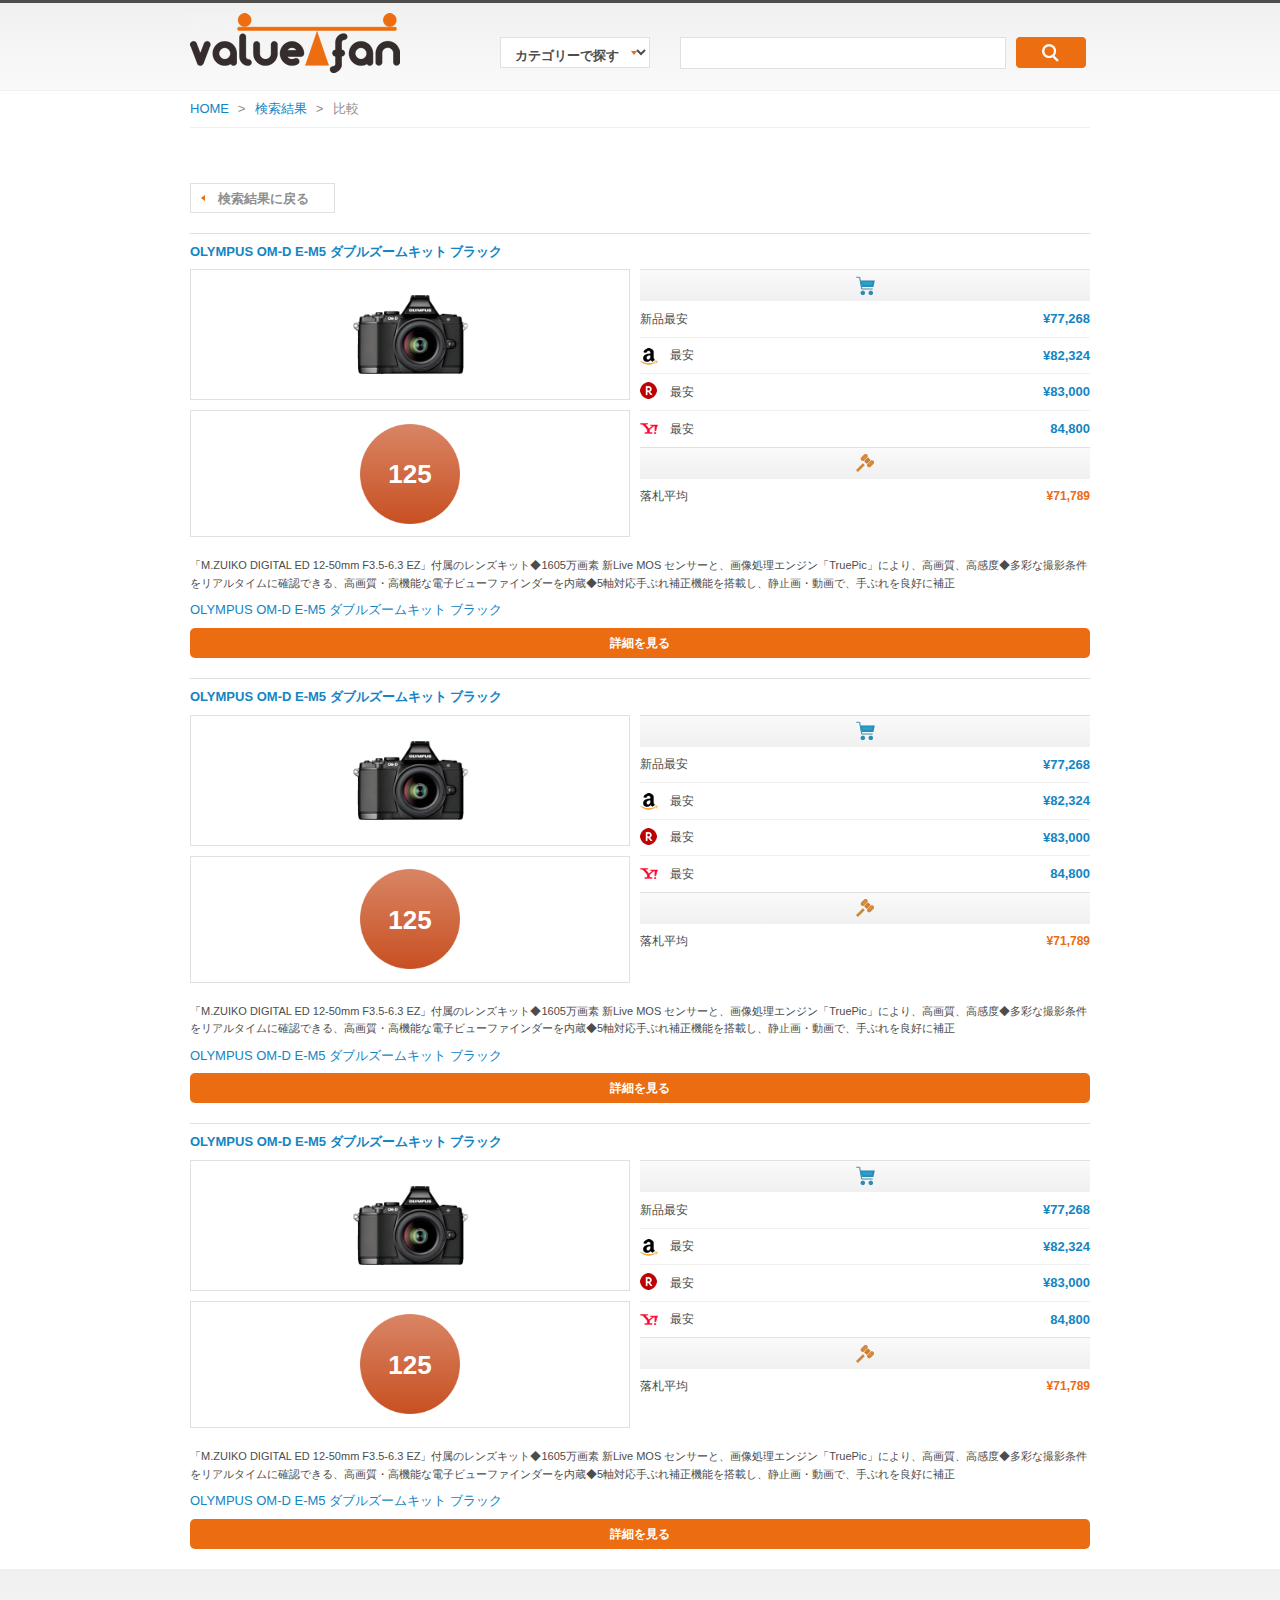
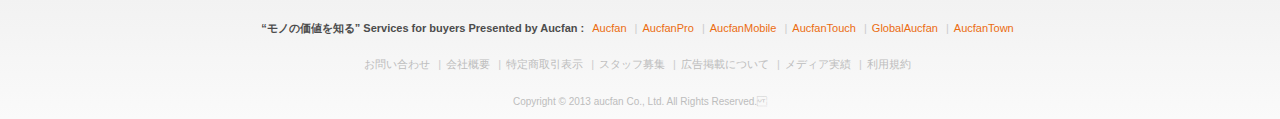
<file: compare_sp.html>
<!doctype html>
<html lang="ja">
<head>
	<meta charset="UTF-8">
	<title>Document</title>
	<meta name="viewport" content="width=device-width; initial-scale=1, minimum-scale=1, maximum-scale=1, user-scalable=no" />
	<meta name="description" content="">
	<meta name="keywords" content="">
	<meta name="auther" content="">
	<link href="css/compare_sp.css" rel="stylesheet" type="text/css">
</head>
<body>

<div id="header">
	<div id="h_wrap">
		<img id="logo" src="img/logo.png" alt="logo">
		<div id="search">
			<div id="c_search">
				<select name="category_search">
					<option value="" selected="">カテゴリーで探す</option>
					<option value="">test</option>
					<option value="">test</option>
				</select>
			</div>
			<div id="k_search">
				<form method="get" action="#">
					<div>
						<input type="text" name="example" class="key"><input type="submit" value="検索" class="s_btn">
					</div>
				</form>
			</div>
		</div>
	</div>
</div><!-- /#header -->

<div id="wrapper">
	<div id="breadcrumb">
		<ol>
			<li><a href="">HOME</a></li>
			<li><a href="">検索結果</a></li>
			<li>比較</li>
		</ol>
	</div><!-- /#breadcrumb -->

	<div class="f_nav pad_0">
		<div class="sfn_wrap">
		<ul>
			<li class="back_search"><a href="">検索結果に戻る</a></li>
		</ul>
		</div>
	</div>

	<div class="compare_box">
		<h2>OLYMPUS OM-D E-M5 ダブルズームキット ブラック</h2>
		<div class="float_box">
			<div class="left">
					<div class="pic">
						<img src="img/pic_1.jpg" alt="pic_1">
					</div>	
					<div class="graph_vs vs_4">
						<p class="vs">125</p>
					</div>
			</div><!-- /.left -->
	
			<div class="right">
				<div class="bg_h3">
					<h3 id="h3_s_info">ショッピング情報</h3>
				</div>
				<div class="s_i_box">
					<table>
					<tr>
					<th>新品最安</th>
					<td>
					¥77,268
					</td>
					</tr>
					<tr>
					<th class="amazon">最安</th>
					<td class="other">
					¥82,324
					</td>
					</tr>
					<tr>
					<th class="rakuten">最安</th>
					<td class="other">
					¥83,000
					</td>
					</tr>
					<tr class="b_none">
					<th class="yahoo">最安</th>
					<td class="other">
					84,800
					</td>
					</tr>
					</table>	
				</div><!-- /.s_i_box -->
			
				<div class="bg_h3">
					<h3 id="h3_a_info">オークション情報</h3>
				</div>	
				<div class="a_i_box">
					<table>
						<td class="quo">落札平均</td>
						<td class="quo_price">¥71,789</td>
					</table>
				</div><!-- /.a_i_box -->
			</div><!-- /.right -->
		</div><!-- /.float_box -->
		<p class="ex">「M.ZUIKO DIGITAL ED 12-50mm F3.5-6.3 EZ」付属のレンズキット◆1605万画素 新Live MOS センサーと、画像処理エンジン「TruePic」により、高画質、高感度◆多彩な撮影条件をリアルタイムに確認できる、高画質・高機能な電子ビューファインダーを内蔵◆5軸対応手ぶれ補正機能を搭載し、静止画・動画で、手ぶれを良好に補正</p>
		<a href="">OLYMPUS OM-D E-M5 ダブルズームキット ブラック</a>
		<a class="todetail" href="">詳細を見る</a>
	</div><!-- /.compare_box -->

	<div class="compare_box">
		<h2>OLYMPUS OM-D E-M5 ダブルズームキット ブラック</h2>
		<div class="float_box">
			<div class="left">
					<div class="pic">
						<img src="img/pic_1.jpg" alt="pic_1">
					</div>	
					<div class="graph_vs vs_4">
						<p class="vs">125</p>
					</div>
			</div><!-- /.left -->
	
			<div class="right">
				<div class="bg_h3">
					<h3 id="h3_s_info">ショッピング情報</h3>
				</div>
				<div class="s_i_box">
					<table>
					<tr>
					<th>新品最安</th>
					<td>
					¥77,268
					</td>
					</tr>
					<tr>
					<th class="amazon">最安</th>
					<td class="other">
					¥82,324
					</td>
					</tr>
					<tr>
					<th class="rakuten">最安</th>
					<td class="other">
					¥83,000
					</td>
					</tr>
					<tr class="b_none">
					<th class="yahoo">最安</th>
					<td class="other">
					84,800
					</td>
					</tr>
					</table>	
				</div><!-- /.s_i_box -->
			
				<div class="bg_h3">
					<h3 id="h3_a_info">オークション情報</h3>
				</div>	
				<div class="a_i_box">
					<table>
						<td class="quo">落札平均</td>
						<td class="quo_price">¥71,789</td>
					</table>
				</div><!-- /.a_i_box -->
			</div><!-- /.right -->
		</div><!-- /.float_box -->
		<p class="ex">「M.ZUIKO DIGITAL ED 12-50mm F3.5-6.3 EZ」付属のレンズキット◆1605万画素 新Live MOS センサーと、画像処理エンジン「TruePic」により、高画質、高感度◆多彩な撮影条件をリアルタイムに確認できる、高画質・高機能な電子ビューファインダーを内蔵◆5軸対応手ぶれ補正機能を搭載し、静止画・動画で、手ぶれを良好に補正</p>
		<a href="">OLYMPUS OM-D E-M5 ダブルズームキット ブラック</a>
		<a class="todetail" href="">詳細を見る</a>
	</div><!-- /.compare_box -->

	<div class="compare_box">
		<h2>OLYMPUS OM-D E-M5 ダブルズームキット ブラック</h2>
		<div class="float_box">
			<div class="left">
					<div class="pic">
						<img src="img/pic_1.jpg" alt="pic_1">
					</div>	
					<div class="graph_vs vs_4">
						<p class="vs">125</p>
					</div>
			</div><!-- /.left -->
	
			<div class="right">
				<div class="bg_h3">
					<h3 id="h3_s_info">ショッピング情報</h3>
				</div>
				<div class="s_i_box">
					<table>
					<tr>
					<th>新品最安</th>
					<td>
					¥77,268
					</td>
					</tr>
					<tr>
					<th class="amazon">最安</th>
					<td class="other">
					¥82,324
					</td>
					</tr>
					<tr>
					<th class="rakuten">最安</th>
					<td class="other">
					¥83,000
					</td>
					</tr>
					<tr class="b_none">
					<th class="yahoo">最安</th>
					<td class="other">
					84,800
					</td>
					</tr>
					</table>	
				</div><!-- /.s_i_box -->
			
				<div class="bg_h3">
					<h3 id="h3_a_info">オークション情報</h3>
				</div>	
				<div class="a_i_box">
					<table>
						<td class="quo">落札平均</td>
						<td class="quo_price">¥71,789</td>
					</table>
				</div><!-- /.a_i_box -->
			</div><!-- /.right -->
		</div><!-- /.float_box -->
		<p class="ex">「M.ZUIKO DIGITAL ED 12-50mm F3.5-6.3 EZ」付属のレンズキット◆1605万画素 新Live MOS センサーと、画像処理エンジン「TruePic」により、高画質、高感度◆多彩な撮影条件をリアルタイムに確認できる、高画質・高機能な電子ビューファインダーを内蔵◆5軸対応手ぶれ補正機能を搭載し、静止画・動画で、手ぶれを良好に補正</p>
		<a href="">OLYMPUS OM-D E-M5 ダブルズームキット ブラック</a>
		<a class="todetail" href="">詳細を見る</a>
	</div><!-- /.compare_box -->


<div id="sp_f_nav">
	<div id="sfn_wrap">
	<ul>
		<li id="back_search"><a href="">検索結果に戻る</a></li>
		<li id="to_top"><a href="">ページの先頭へ</a></li>
	</ul>
	</div>
</div>





</div><!-- /#wrapper -->


<div id="footer">
	<div id="f_wrapper">
		<div id="f_nav1">
	<ul>
		“モノの価値を知る” Services for buyers Presented by Aucfan  : 
		<li><a href="">Aucfan</a></li>
		<li><a href="">AucfanPro</a></li>
		<li><a href="">AucfanMobile</a></li>
		<li><a href="">AucfanTouch</a></li>
		<li><a href="">GlobalAucfan</a></li>
		<li><a href="">AucfanTown</a></li>
	</ul>
	</div>
	
	<div id="f_nav2">
	<ul>
		<li><a href="">お問い合わせ</a></li>
		<li><a href="">会社概要</a></li>
		<li><a href="">特定商取引表示</a></li>
		<li><a href="">スタッフ募集</a></li>
		<li><a href="">広告掲載について</a></li>
		<li><a href="">メディア実績</a></li>
		<li><a href="">利用規約</a></li>
	</ul>
	</div>	
	<small>Copyright © 2013 aucfan Co., Ltd. All Rights Reserved.</small>
	</div><!-- /#f_wrapper -->
</div><!-- /#footer -->





</body>
</html>
</file>
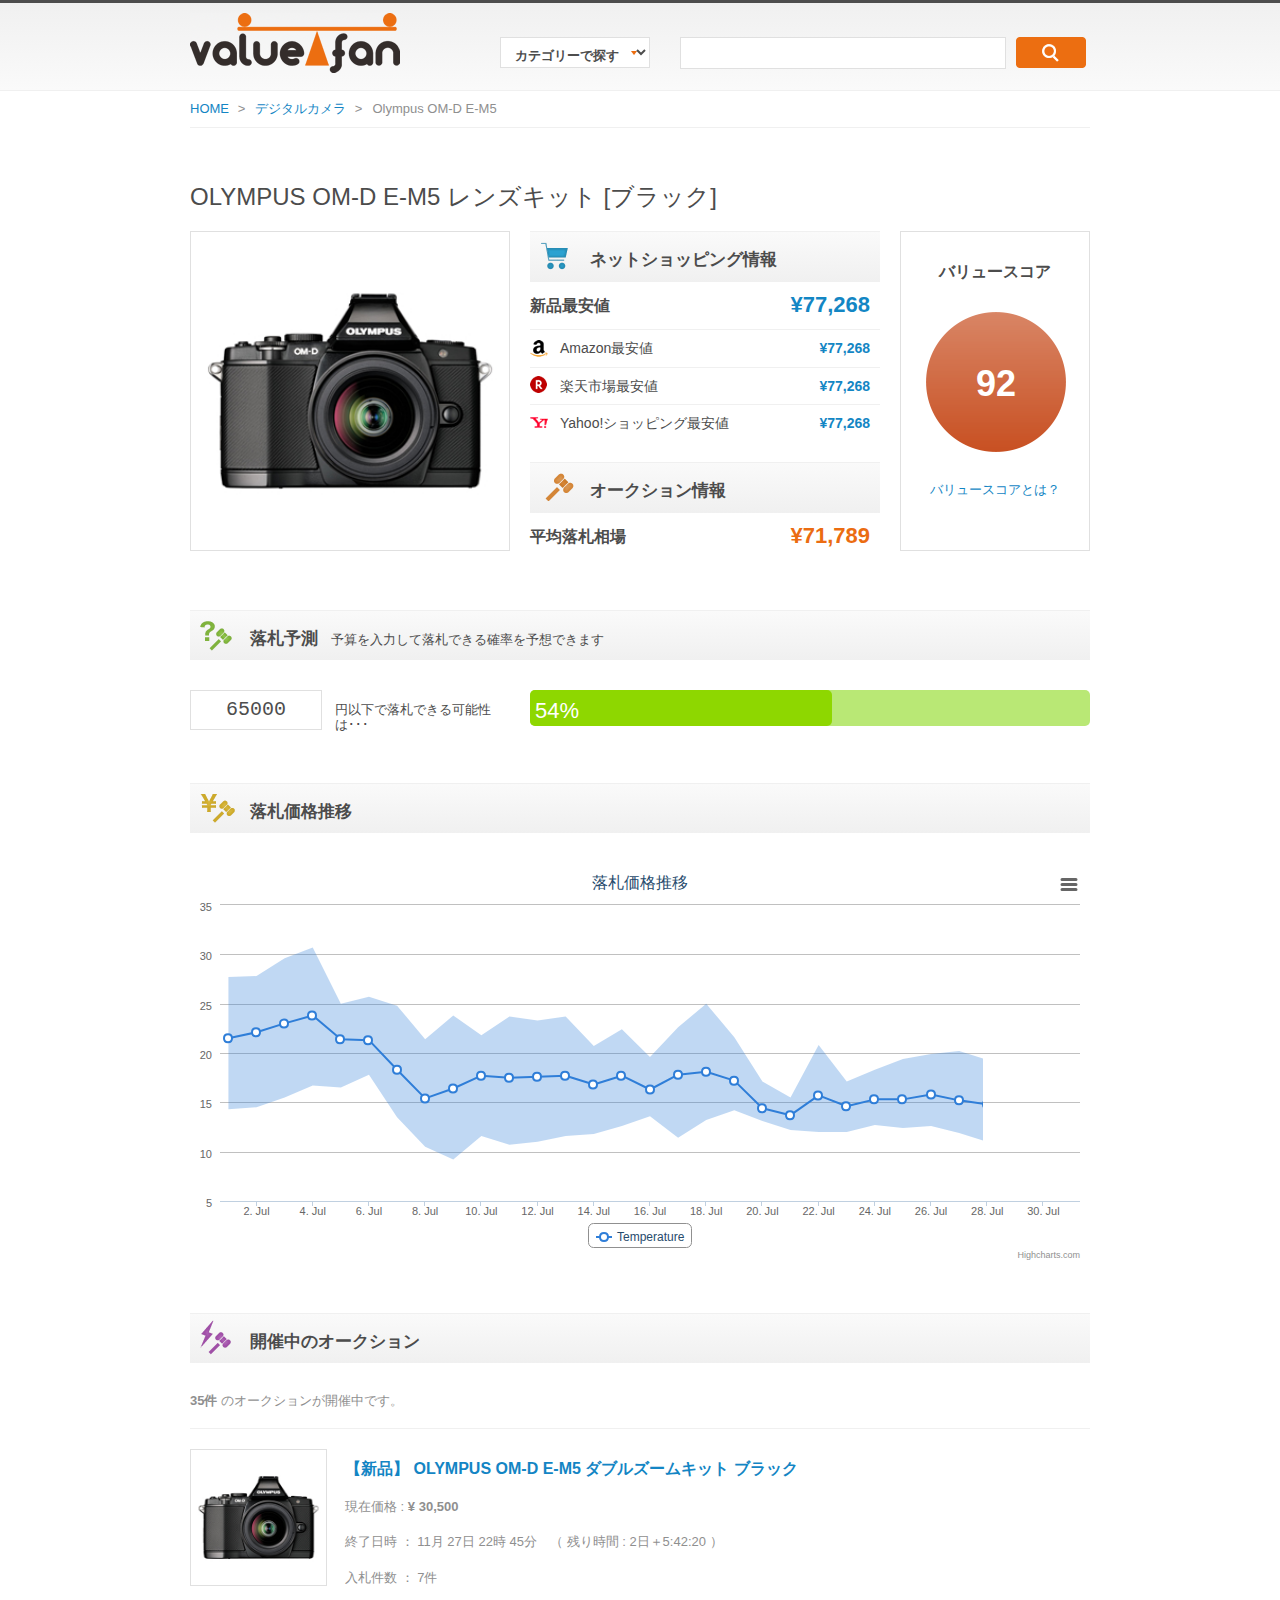
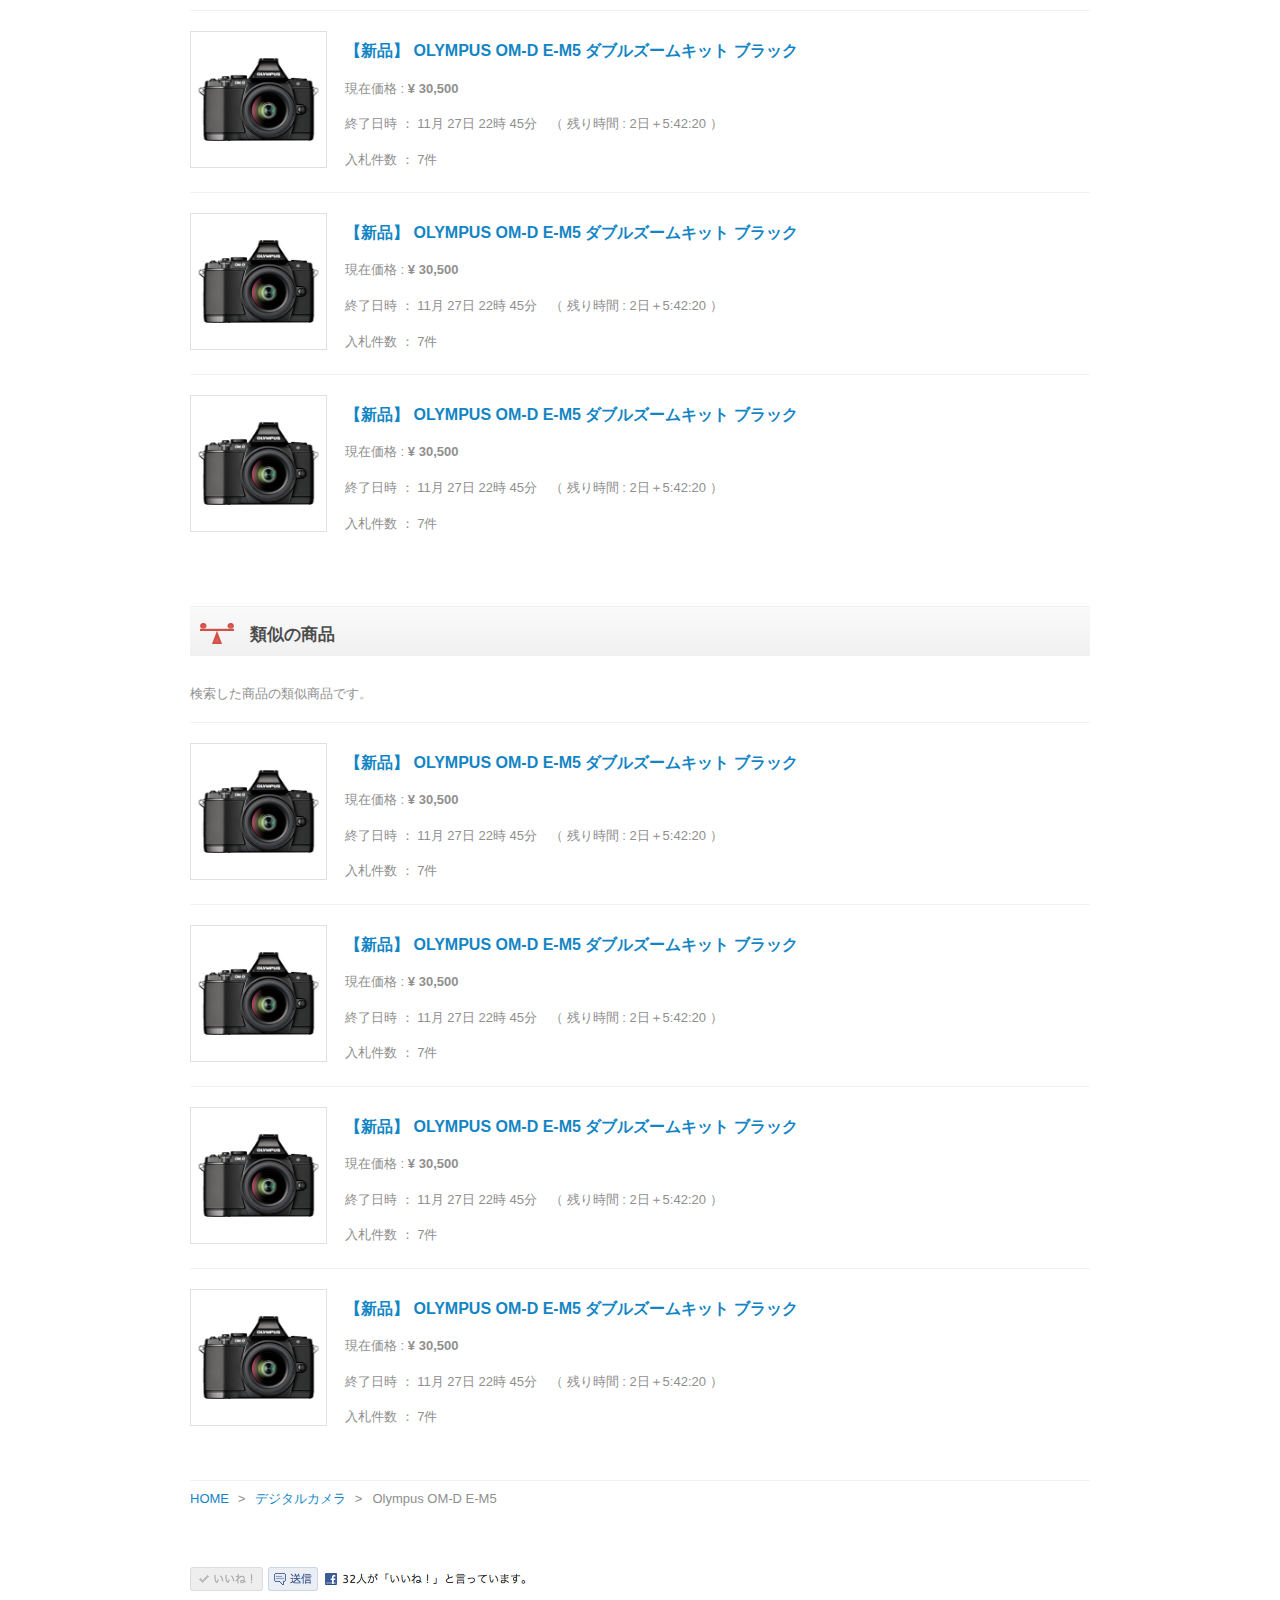
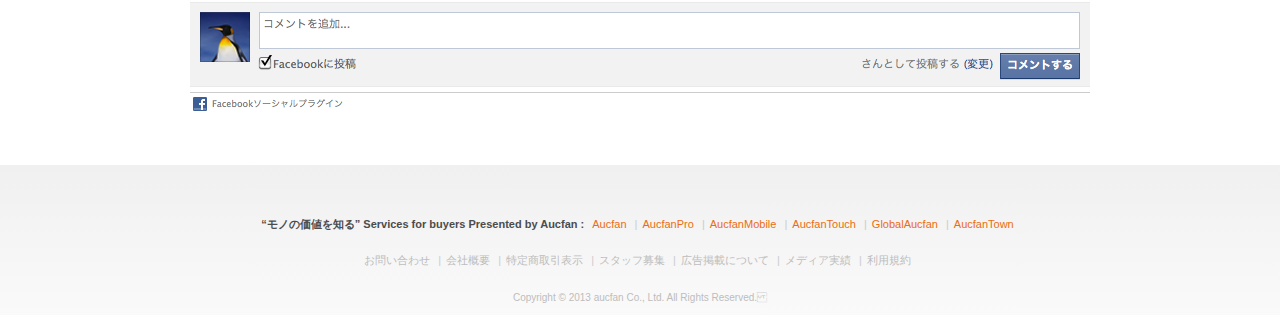
<file: detail.html>
<!doctype html>
<html lang="ja">
<head>
	<meta charset="UTF-8">
	<title>Document</title>
<meta name="viewport" content="width=device-width; initial-scale=1, minimum-scale=1, maximum-scale=1, user-scalable=no" />
	<meta name="description" content="">
	<meta name="keywords" content="">
	<meta name="auther" content="">
	<link href="css/detail.css" rel="stylesheet" type="text/css">
	<script type="text/javascript" src='http://ajax.googleapis.com/ajax/libs/jquery/1.8.2/jquery.min.js'></script>
	<script type="text/javascript" src="js/highcharts/highcharts.js"></script>
	<script type="text/javascript" src="js/highcharts/highcharts-more.js"></script>
	<script type="text/javascript" src="js/highcharts/modules/exporting.js"></script>
</head>
<body>

<div id="header">
	<div id="h_wrap">
		<img id="logo" src="img/logo.png" alt="logo">
		<div id="search">
			<div id="c_search">
				<select name="category_search">
					<option value="" selected="">カテゴリーで探す</option>
					<option value="">test</option>
					<option value="">test</option>
				</select>
			</div>
			<div id="k_search">
				<form method="get" action="#">
					<div>
						<input type="text" name="example" class="key"><input type="submit" value="検索" class="s_btn">
					</div>
				</form>
			</div>
		</div>
	</div>
</div><!-- /#header -->

<div id="wrapper">

	<div id="breadcrumb">
		<ol>
			<li><a href="">HOME</a></li>
			<li><a href="">デジタルカメラ</a></li>
			<li>Olympus OM-D E-M5</li>
		</ol>
	</div><!-- /#breadcrumb -->

	<div id="product">
		<h1>OLYMPUS OM-D E-M5 レンズキット [ブラック]</h1>
		<div id="p_pic">
			<img src="img/pic_1.jpg" alt="pic_1">
		</div>

		<div id="score">
			<h3>バリュースコア</h3>
			<p class="sp_w_vs"><a href="">バリュースコアとは？</a></p>
			<div id="graph_vs" class="vs_4">
				<p class="vs">92</p>
			</div>
			<p class="w_vs"><a href="">バリュースコアとは？</a></p>
		</div>

		<div id="shopping_info">
			<div id="shopping_info_h">
				<h2>ネットショッピング情報</h2>
			</div>
	
			<table id="shopping_table">
				<tr>
				<th>新品最安値</th>
				<td>
				¥77,268
				</td>
				</tr>
				<tr>
				<th class="amazon">Amazon最安値</th>
				<td class="other">
				¥77,268
				</td>
				</tr>
				<tr>
				<th class="rakuten">楽天市場最安値</th>
				<td class="other">
				¥77,268
				</td>
				</tr>
				<tr class="b_none">
				<th class="yahoo">Yahoo!ショッピング最安値</th>
				<td class="other">
				¥77,268
				</td>
				</tr>
			</table>	
		</div>

		<div id="auction_info">
			<div id="auction_info_h">
				<h2>オークション情報</h2>
			</div>
			<table id="auction_table">
				<tr class="b_none">
				<th>平均落札相場</th>
				<td>¥71,789</td>
				</tr>
			</table>
		</div>
	</div><!-- /#product -->

	<div id="predict">
		<div id="predict_h">
			<h2>落札予測<span class="h_small">予算を入力して落札できる確率を予想できます</span></h2>
		</div>
		<p id="sp_predict_txt1">予算を入力して落札できる確立を予想できます</p>
		<div id="p_graph">
			<textarea id="p_price">65000</textarea><p class="price_txt">円以下で落札できる可能性は･･･</p>
			<div id="p_graph_img">
				<p>54%</p>
			</div>
		</div>
	</div>
	
	<div id="transition">
		<div id="transition_h">
			<h2>落札価格推移</h2>
		</div>
	
		<div id='container'></div>
			<script type="text/javascript">
				$(function () {
				
					var ranges = [
							[1246406400000, 14.3, 27.7],
							[1246492800000, 14.5, 27.8],
							[1246579200000, 15.5, 29.6],
							[1246665600000, 16.7, 30.7],
							[1246752000000, 16.5, 25.0],
							[1246838400000, 17.8, 25.7],
							[1246924800000, 13.5, 24.8],
							[1247011200000, 10.5, 21.4],
							[1247097600000, 9.2, 23.8],
							[1247184000000, 11.6, 21.8],
							[1247270400000, 10.7, 23.7],
							[1247356800000, 11.0, 23.3],
							[1247443200000, 11.6, 23.7],
							[1247529600000, 11.8, 20.7],
							[1247616000000, 12.6, 22.4],
							[1247702400000, 13.6, 19.6],
							[1247788800000, 11.4, 22.6],
							[1247875200000, 13.2, 25.0],
							[1247961600000, 14.2, 21.6],
							[1248048000000, 13.1, 17.1],
							[1248134400000, 12.2, 15.5],
							[1248220800000, 12.0, 20.8],
							[1248307200000, 12.0, 17.1],
							[1248393600000, 12.7, 18.3],
							[1248480000000, 12.4, 19.4],
							[1248566400000, 12.6, 19.9],
							[1248652800000, 11.9, 20.2],
							[1248739200000, 11.0, 19.3],
							[1248825600000, 10.8, 17.8],
							[1248912000000, 11.8, 18.5],
							[1248998400000, 10.8, 16.1]
						],
						averages = [
							[1246406400000, 21.5],
							[1246492800000, 22.1],
							[1246579200000, 23],
							[1246665600000, 23.8],
							[1246752000000, 21.4],
							[1246838400000, 21.3],
							[1246924800000, 18.3],
							[1247011200000, 15.4],
							[1247097600000, 16.4],
							[1247184000000, 17.7],
							[1247270400000, 17.5],
							[1247356800000, 17.6],
							[1247443200000, 17.7],
							[1247529600000, 16.8],
							[1247616000000, 17.7],
							[1247702400000, 16.3],
							[1247788800000, 17.8],
							[1247875200000, 18.1],
							[1247961600000, 17.2],
							[1248048000000, 14.4],
							[1248134400000, 13.7],
							[1248220800000, 15.7],
							[1248307200000, 14.6],
							[1248393600000, 15.3],
							[1248480000000, 15.3],
							[1248566400000, 15.8],
							[1248652800000, 15.2],
							[1248739200000, 14.8],
							[1248825600000, 14.4],
							[1248912000000, 15],
							[1248998400000, 13.6]
						];
				
				    
				    	$('#container').highcharts({
				    	
						    title: {
						        text: '落札価格推移'
						    },
						
						    xAxis: {
						        type: 'datetime'
						    },
						    
						    yAxis: {
						        title: {
						            text: null
						        }
						    },
						
						    tooltip: {
						        crosshairs: true,
						        shared: true,
						        valueSuffix: '°C'
						    },
						    
						    legend: {
						    },
						
						    series: [{
						    	name: 'Temperature',
						    	data: averages,
						    	zIndex: 1,
						    	marker: {
						    		fillColor: 'white',
						    		lineWidth: 2,
						    		lineColor: Highcharts.getOptions().colors[0]
						    	}
						    }, {
						        name: 'Range',
						        data: ranges,
						        type: 'arearange',
						        lineWidth: 0,
						    	linkedTo: ':previous',
						    	color: Highcharts.getOptions().colors[0],
						    	fillOpacity: 0.3,
						    	zIndex: 0
						    }]
						
						});
				    
				});
				</script>
	</div>

	<div id="auction">
		<div id="auction_h">
			<h2>開催中のオークション</h2>
		</div>
		<p class="auction_txt1"><span class="bold">35件</span> のオークションが開催中です。</p>
	
		<div class="a_box">
			<div class="p_img">
				<img src="img/pic_1.jpg" alt="sample_pic">
			</div>
			<div class="a_txt_box">
				<h3>【新品】 OLYMPUS OM-D E-M5 ダブルズームキット ブラック</h3>
				<p>現在価格 : <span class="bold">¥ 30,500</span></p>
				<p>終了日時 ： 11月 27日 22時 45分　（ 残り時間 : 2日＋5:42:20 ）</p>
				<p>入札件数 ： 7件</p>
			</div>
		</div>
	
		<div class="a_box">
			<div class="p_img">
				<img src="img/pic_1.jpg" alt="sample_pic">
			</div>
			<div class="a_txt_box">
				<h3>【新品】 OLYMPUS OM-D E-M5 ダブルズームキット ブラック</h3>
				<p>現在価格 : <span class="bold">¥ 30,500</span></p>
				<p>終了日時 ： 11月 27日 22時 45分　（ 残り時間 : 2日＋5:42:20 ）</p>
				<p>入札件数 ： 7件</p>
			</div>
		</div>
	
		<div class="a_box">
			<div class="p_img">
				<img src="img/pic_1.jpg" alt="sample_pic">
			</div>
			<div class="a_txt_box">
				<h3>【新品】 OLYMPUS OM-D E-M5 ダブルズームキット ブラック</h3>
				<p>現在価格 : <span class="bold">¥ 30,500</span></p>
				<p>終了日時 ： 11月 27日 22時 45分　（ 残り時間 : 2日＋5:42:20 ）</p>
				<p>入札件数 ： 7件</p>
			</div>
		</div>
	
		<div class="a_box">
			<div class="p_img">
				<img src="img/pic_1.jpg" alt="sample_pic">
			</div>
			<div class="a_txt_box">
				<h3>【新品】 OLYMPUS OM-D E-M5 ダブルズームキット ブラック</h3>
				<p>現在価格 : <span class="bold">¥ 30,500</span></p>
				<p>終了日時 ： 11月 27日 22時 45分　（ 残り時間 : 2日＋5:42:20 ）</p>
				<p>入札件数 ： 7件</p>
			</div>
		</div>
	</div><!-- /#auction -->


	<div id="similar">
		<div id="similar_h">
			<h2>類似の商品</h2>
		</div>
		<p class="auction_txt1">検索した商品の類似商品です。</p>
	
		<div class="a_box">
			<div class="p_img">
				<img src="img/pic_1.jpg" alt="sample_pic">
			</div>
			<div class="a_txt_box">
				<h3>【新品】 OLYMPUS OM-D E-M5 ダブルズームキット ブラック</h3>
				<p>現在価格 : <span class="bold">¥ 30,500</span></p>
				<p>終了日時 ： 11月 27日 22時 45分　（ 残り時間 : 2日＋5:42:20 ）</p>
				<p>入札件数 ： 7件</p>
			</div>
		</div>
	
		<div class="a_box">
			<div class="p_img">
				<img src="img/pic_1.jpg" alt="sample_pic">
			</div>
			<div class="a_txt_box">
				<h3>【新品】 OLYMPUS OM-D E-M5 ダブルズームキット ブラック</h3>
				<p>現在価格 : <span class="bold">¥ 30,500</span></p>
				<p>終了日時 ： 11月 27日 22時 45分　（ 残り時間 : 2日＋5:42:20 ）</p>
				<p>入札件数 ： 7件</p>
			</div>
		</div>
		
		<div class="a_box">
			<div class="p_img">
				<img src="img/pic_1.jpg" alt="sample_pic">
			</div>
			<div class="a_txt_box">
				<h3>【新品】 OLYMPUS OM-D E-M5 ダブルズームキット ブラック</h3>
				<p>現在価格 : <span class="bold">¥ 30,500</span></p>
				<p>終了日時 ： 11月 27日 22時 45分　（ 残り時間 : 2日＋5:42:20 ）</p>
				<p>入札件数 ： 7件</p>
			</div>
		</div>
		
		<div class="a_box">
			<div class="p_img">
				<img src="img/pic_1.jpg" alt="sample_pic">
			</div>
			<div class="a_txt_box">
				<h3>【新品】 OLYMPUS OM-D E-M5 ダブルズームキット ブラック</h3>
				<p>現在価格 : <span class="bold">¥ 30,500</span></p>
				<p>終了日時 ： 11月 27日 22時 45分　（ 残り時間 : 2日＋5:42:20 ）</p>
				<p>入札件数 ： 7件</p>
			</div>
		</div>
	</div><!-- /#auction -->

	<div id="f_breadcrumb">
		<ol>
			<li><a href="">HOME</a></li>
			<li><a href="">デジタルカメラ</a></li>
			<li>Olympus OM-D E-M5</li>
		</ol>
	</div><!-- /#breadcrumb -->

	<div id="facebook">
		<img src="img/fb_like_box.png" alt="fb_like_box">
	</div>

	<div id="sp_f_nav">
		<div id="sfn_wrap">
			<ul>
				<li id="back_search"><a href="">検索結果に戻る</a></li>
				<li id="to_top"><a href="">ページの先頭へ</a></li>
			</ul>
		</div>
	</div>

</div><!-- /#wrapper -->

<div id="footer">
	<div id="f_wrapper">
		<div id="f_nav1">
	<ul>
		“モノの価値を知る” Services for buyers Presented by Aucfan  : 
		<li><a href="">Aucfan</a></li>
		<li><a href="">AucfanPro</a></li>
		<li><a href="">AucfanMobile</a></li>
		<li><a href="">AucfanTouch</a></li>
		<li><a href="">GlobalAucfan</a></li>
		<li><a href="">AucfanTown</a></li>
	</ul>
	</div>
	
	<div id="f_nav2">
	<ul>
		<li><a href="">お問い合わせ</a></li>
		<li><a href="">会社概要</a></li>
		<li><a href="">特定商取引表示</a></li>
		<li><a href="">スタッフ募集</a></li>
		<li><a href="">広告掲載について</a></li>
		<li><a href="">メディア実績</a></li>
		<li><a href="">利用規約</a></li>
	</ul>
	</div>	
	<small>Copyright © 2013 aucfan Co., Ltd. All Rights Reserved.</small>
	</div><!-- /#f_wrapper -->
</div><!-- /#footer -->



</body>
</html>
</file>
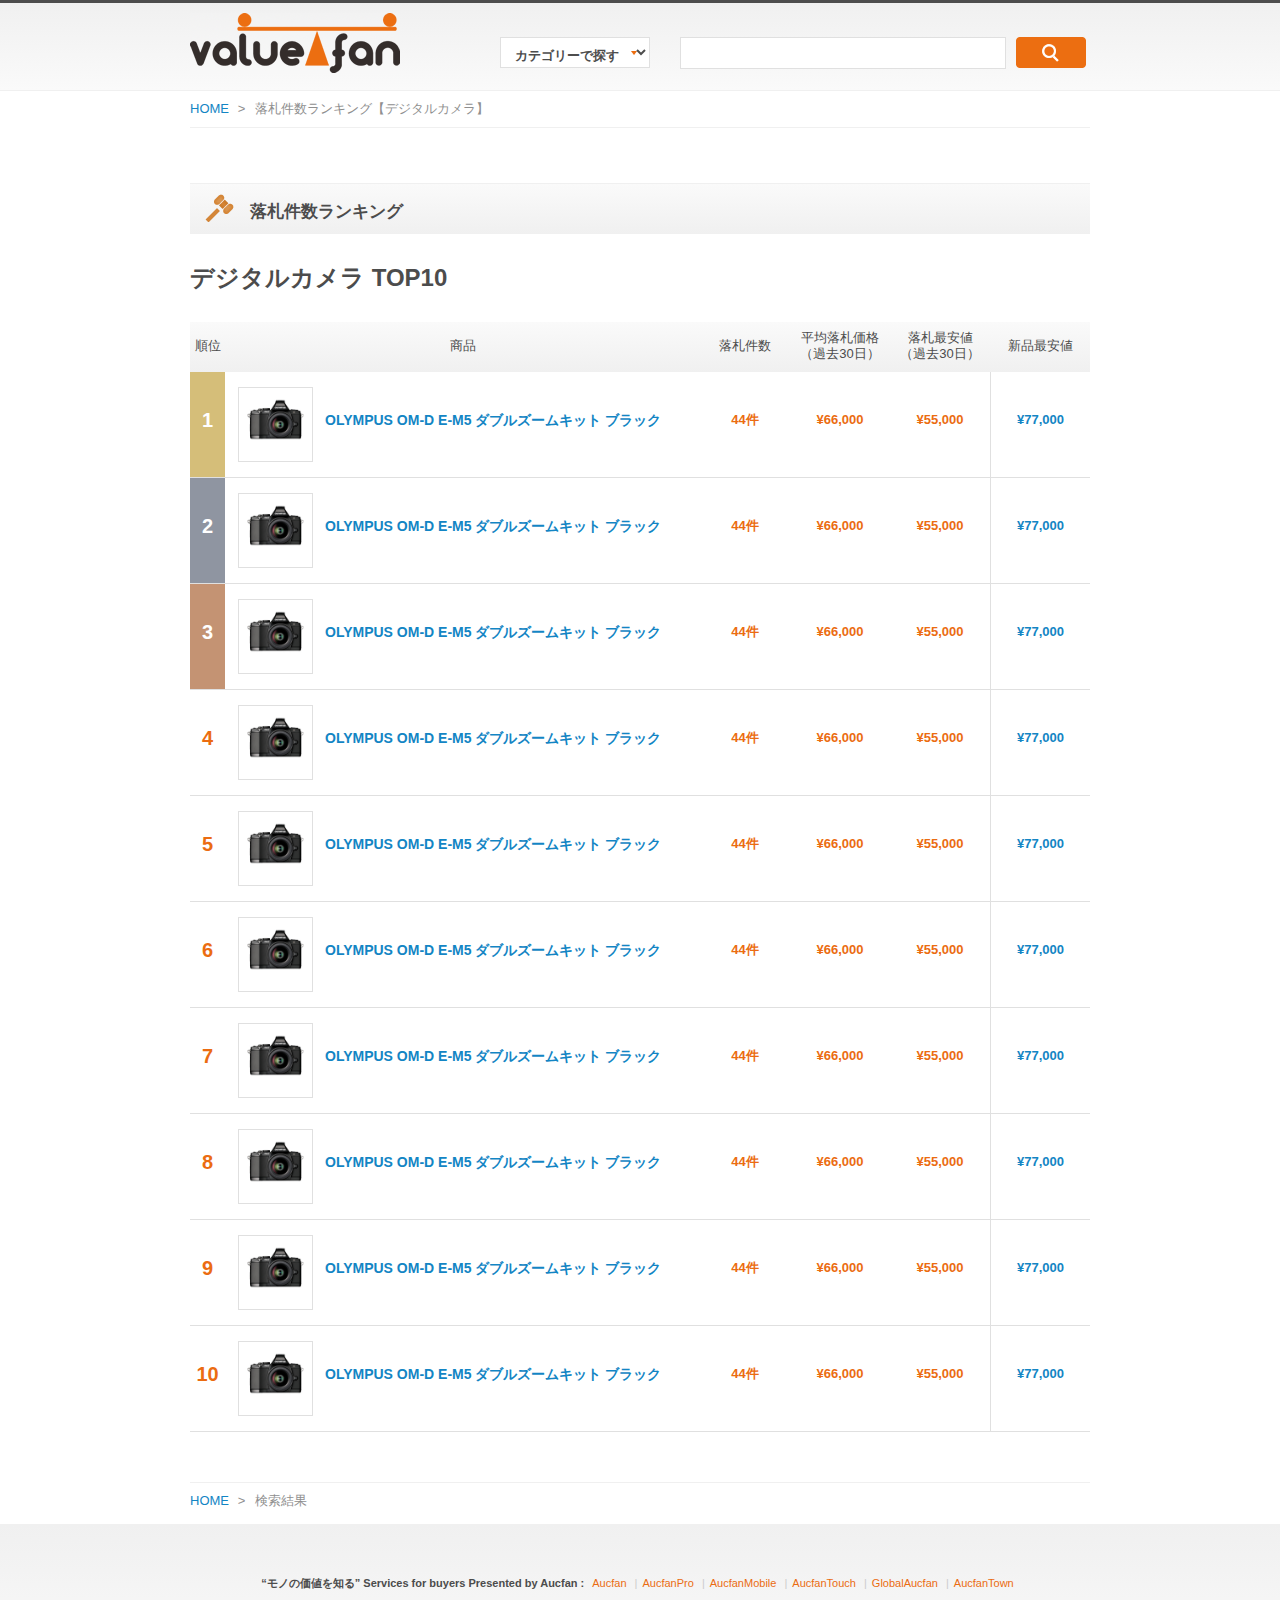
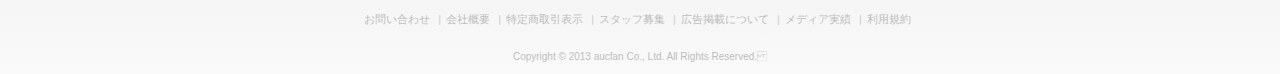
<file: ranking.html>
<!doctype html>
<html lang="ja">
<head>
	<meta charset="UTF-8">
	<title>Document</title>
	<meta name="viewport" content="width=device-width; initial-scale=1, minimum-scale=1, maximum-scale=1, user-scalable=no" />
	<meta name="description" content="">
	<meta name="keywords" content="">
	<meta name="auther" content="">
	<link href="css/ranking.css" rel="stylesheet" type="text/css">
</head>
<body>

<div id="header">
	<div id="h_wrap">
		<img id="logo" src="img/logo.png" alt="logo">
		<div id="search">
			<div id="c_search">
			<select name="category_search">
			<option value="" selected="">カテゴリーで探す</option>
			<option value="">test</option>
			<option value="">test</option>
			</select>
			</div>
			<div id="k_search">
			<form method="get" action="#">

<div>
<input type="text" name="example" class="key"><input type="submit" value="検索" class="s_btn">
</div>

</form>
						</div>
		</div>
	</div>
</div><!-- /#header -->

<div id="wrapper">

	<div id="breadcrumb">
		<ol>
			<li><a href="">HOME</a></li>
			<li>落札件数ランキング【デジタルカメラ】</li>
		</ol>
	</div><!-- /#breadcrumb -->

	<div id="ranking">

		<div class="bg_h">
			<h1>落札件数ランキング</h1>
		</div>
		
		<h2>デジタルカメラ TOP10</h2>
	
		<div id="ranking_h">
			<div id="rank"><p>順位</p></div>
			<div id="name"><p>商品</p></div>
			<div id="num"><p>落札件数</p></div>
			<div id="average"><p>平均落札価格<br>（過去30日）</p></div>
			<div id="low"><p>落札最安値<br>（過去30日）</p></div>
			<div id="new"><p>新品最安値</p></div>
		</div>
		
		<div class="ranking_box">
			<div class="sp_left">
				<div class="rank r1">
					<p>1</p>
				</div>
			
				<div class="pic_box">
					<div class="pic">
						<img src="img/pic_1.jpg" alt="pic_1">
					</div>
				</div>
			</div><!-- /.sp_left -->
		
			<div class="sp_right">
				<div class="p_name">
					<h3>OLYMPUS OM-D E-M5 ダブルズームキット ブラック</h2>
				</div>
			
				<div class="num">
					<p><span class="pc_none">落札件数（過去30日）</span><span class="p_right">44件</span></p>
				</div>
				
				<div class="average">
					<p><span class="pc_none">平均落札価格（過去30日）</span><span class="p_right">¥66,000</span></p>
				</div>
			
				<div class="low">
					<p><span class="pc_none">落札最安値（過去30日）</span><span class="p_right">¥55,000</span></p>
				</div>
			
				<div class="new">
					<p><span class="pc_none">新品最安値</span><span class="p_right">¥77,000</span></p>
				</div>
			</div><!-- /.sp_right -->
	
		</div><!-- /.ranking_box -->
	
		<div class="ranking_box">
			<div class="sp_left">
				<div class="rank r2">
					<p>2</p>
				</div>
			
				<div class="pic_box">
					<div class="pic">
						<img src="img/pic_1.jpg" alt="pic_1">
					</div>
				</div>
			</div><!-- /.sp_left -->
		
			<div class="sp_right">
				<div class="p_name">
					<h3>OLYMPUS OM-D E-M5 ダブルズームキット ブラック</h2>
				</div>
			
				<div class="num">
					<p><span class="pc_none">落札件数（過去30日）</span><span class="p_right">44件</span></p>
				</div>
				
				<div class="average">
					<p><span class="pc_none">平均落札価格（過去30日）</span><span class="p_right">¥66,000</span></p>
				</div>
			
				<div class="low">
					<p><span class="pc_none">落札最安値（過去30日）</span><span class="p_right">¥55,000</span></p>
				</div>
			
				<div class="new">
					<p><span class="pc_none">新品最安値</span><span class="p_right">¥77,000</span></p>
				</div>
			</div><!-- /.sp_right -->
	
		</div><!-- /.ranking_box -->
	
		<div class="ranking_box">
			<div class="sp_left">
				<div class="rank r3">
					<p>3</p>
				</div>
			
				<div class="pic_box">
					<div class="pic">
						<img src="img/pic_1.jpg" alt="pic_1">
					</div>
				</div>
			</div><!-- /.sp_left -->
		
			<div class="sp_right">
				<div class="p_name">
					<h3>OLYMPUS OM-D E-M5 ダブルズームキット ブラック</h2>
				</div>
			
				<div class="num">
					<p><span class="pc_none">落札件数（過去30日）</span><span class="p_right">44件</span></p>
				</div>
				
				<div class="average">
					<p><span class="pc_none">平均落札価格（過去30日）</span><span class="p_right">¥66,000</span></p>
				</div>
			
				<div class="low">
					<p><span class="pc_none">落札最安値（過去30日）</span><span class="p_right">¥55,000</span></p>
				</div>
			
				<div class="new">
					<p><span class="pc_none">新品最安値</span><span class="p_right">¥77,000</span></p>
				</div>
			</div><!-- /.sp_right -->
	
		</div><!-- /.ranking_box -->
	
		<div class="ranking_box">
			<div class="sp_left">
				<div class="rank">
					<p>4</p>
				</div>
			
				<div class="pic_box">
					<div class="pic">
						<img src="img/pic_1.jpg" alt="pic_1">
					</div>
				</div>
			</div><!-- /.sp_left -->
		
			<div class="sp_right">
				<div class="p_name">
					<h3>OLYMPUS OM-D E-M5 ダブルズームキット ブラック</h2>
				</div>
			
				<div class="num">
					<p><span class="pc_none">落札件数（過去30日）</span><span class="p_right">44件</span></p>
				</div>
				
				<div class="average">
					<p><span class="pc_none">平均落札価格（過去30日）</span><span class="p_right">¥66,000</span></p>
				</div>
			
				<div class="low">
					<p><span class="pc_none">落札最安値（過去30日）</span><span class="p_right">¥55,000</span></p>
				</div>
			
				<div class="new">
					<p><span class="pc_none">新品最安値</span><span class="p_right">¥77,000</span></p>
				</div>
			</div><!-- /.sp_right -->
	
		</div><!-- /.ranking_box -->
	
		<div class="ranking_box">
			<div class="sp_left">
				<div class="rank">
					<p>5</p>
				</div>
			
				<div class="pic_box">
					<div class="pic">
						<img src="img/pic_1.jpg" alt="pic_1">
					</div>
				</div>
			</div><!-- /.sp_left -->
		
			<div class="sp_right">
				<div class="p_name">
					<h3>OLYMPUS OM-D E-M5 ダブルズームキット ブラック</h2>
				</div>
			
				<div class="num">
					<p><span class="pc_none">落札件数（過去30日）</span><span class="p_right">44件</span></p>
				</div>
				
				<div class="average">
					<p><span class="pc_none">平均落札価格（過去30日）</span><span class="p_right">¥66,000</span></p>
				</div>
			
				<div class="low">
					<p><span class="pc_none">落札最安値（過去30日）</span><span class="p_right">¥55,000</span></p>
				</div>
			
				<div class="new">
					<p><span class="pc_none">新品最安値</span><span class="p_right">¥77,000</span></p>
				</div>
			</div><!-- /.sp_right -->
	
		</div><!-- /.ranking_box -->
	
		<div class="ranking_box">
			<div class="sp_left">
				<div class="rank">
					<p>6</p>
				</div>
			
				<div class="pic_box">
					<div class="pic">
						<img src="img/pic_1.jpg" alt="pic_1">
					</div>
				</div>
			</div><!-- /.sp_left -->
		
			<div class="sp_right">
				<div class="p_name">
					<h3>OLYMPUS OM-D E-M5 ダブルズームキット ブラック</h2>
				</div>
			
				<div class="num">
					<p><span class="pc_none">落札件数（過去30日）</span><span class="p_right">44件</span></p>
				</div>
				
				<div class="average">
					<p><span class="pc_none">平均落札価格（過去30日）</span><span class="p_right">¥66,000</span></p>
				</div>
			
				<div class="low">
					<p><span class="pc_none">落札最安値（過去30日）</span><span class="p_right">¥55,000</span></p>
				</div>
			
				<div class="new">
					<p><span class="pc_none">新品最安値</span><span class="p_right">¥77,000</span></p>
				</div>
			</div><!-- /.sp_right -->
	
		</div><!-- /.ranking_box -->
	
		<div class="ranking_box">
			<div class="sp_left">
				<div class="rank">
					<p>7</p>
				</div>
			
				<div class="pic_box">
					<div class="pic">
						<img src="img/pic_1.jpg" alt="pic_1">
					</div>
				</div>
			</div><!-- /.sp_left -->
		
			<div class="sp_right">
				<div class="p_name">
					<h3>OLYMPUS OM-D E-M5 ダブルズームキット ブラック</h2>
				</div>
			
				<div class="num">
					<p><span class="pc_none">落札件数（過去30日）</span><span class="p_right">44件</span></p>
				</div>
				
				<div class="average">
					<p><span class="pc_none">平均落札価格（過去30日）</span><span class="p_right">¥66,000</span></p>
				</div>
			
				<div class="low">
					<p><span class="pc_none">落札最安値（過去30日）</span><span class="p_right">¥55,000</span></p>
				</div>
			
				<div class="new">
					<p><span class="pc_none">新品最安値</span><span class="p_right">¥77,000</span></p>
				</div>
			</div><!-- /.sp_right -->
	
		</div><!-- /.ranking_box -->
	
		<div class="ranking_box">
			<div class="sp_left">
				<div class="rank">
					<p>8</p>
				</div>
			
				<div class="pic_box">
					<div class="pic">
						<img src="img/pic_1.jpg" alt="pic_1">
					</div>
				</div>
			</div><!-- /.sp_left -->
		
			<div class="sp_right">
				<div class="p_name">
					<h3>OLYMPUS OM-D E-M5 ダブルズームキット ブラック</h2>
				</div>
			
				<div class="num">
					<p><span class="pc_none">落札件数（過去30日）</span><span class="p_right">44件</span></p>
				</div>
				
				<div class="average">
					<p><span class="pc_none">平均落札価格（過去30日）</span><span class="p_right">¥66,000</span></p>
				</div>
			
				<div class="low">
					<p><span class="pc_none">落札最安値（過去30日）</span><span class="p_right">¥55,000</span></p>
				</div>
			
				<div class="new">
					<p><span class="pc_none">新品最安値</span><span class="p_right">¥77,000</span></p>
				</div>
			</div><!-- /.sp_right -->
	
		</div><!-- /.ranking_box -->
	
		<div class="ranking_box">
			<div class="sp_left">
				<div class="rank">
					<p>9</p>
				</div>
			
				<div class="pic_box">
					<div class="pic">
						<img src="img/pic_1.jpg" alt="pic_1">
					</div>
				</div>
			</div><!-- /.sp_left -->
		
			<div class="sp_right">
				<div class="p_name">
					<h3>OLYMPUS OM-D E-M5 ダブルズームキット ブラック</h2>
				</div>
			
				<div class="num">
					<p><span class="pc_none">落札件数（過去30日）</span><span class="p_right">44件</span></p>
				</div>
				
				<div class="average">
					<p><span class="pc_none">平均落札価格（過去30日）</span><span class="p_right">¥66,000</span></p>
				</div>
			
				<div class="low">
					<p><span class="pc_none">落札最安値（過去30日）</span><span class="p_right">¥55,000</span></p>
				</div>
			
				<div class="new">
					<p><span class="pc_none">新品最安値</span><span class="p_right">¥77,000</span></p>
				</div>
			</div><!-- /.sp_right -->
	
		</div><!-- /.ranking_box -->
	
		<div class="ranking_box">
			<div class="sp_left">
				<div class="rank">
					<p>10</p>
				</div>
			
				<div class="pic_box">
					<div class="pic">
						<img src="img/pic_1.jpg" alt="pic_1">
					</div>
				</div>
			</div><!-- /.sp_left -->
		
			<div class="sp_right">
				<div class="p_name">
					<h3>OLYMPUS OM-D E-M5 ダブルズームキット ブラック</h2>
				</div>
			
				<div class="num">
					<p><span class="pc_none">落札件数（過去30日）</span><span class="p_right">44件</span></p>
				</div>
				
				<div class="average">
					<p><span class="pc_none">平均落札価格（過去30日）</span><span class="p_right">¥66,000</span></p>
				</div>
			
				<div class="low">
					<p><span class="pc_none">落札最安値（過去30日）</span><span class="p_right">¥55,000</span></p>
				</div>
			
				<div class="new">
					<p><span class="pc_none">新品最安値</span><span class="p_right">¥77,000</span></p>
				</div>
			</div><!-- /.sp_right -->
	
		</div><!-- /.ranking_box -->
	
	</div>



	<div id="f_breadcrumb">
		<ol>
			<li><a href="">HOME</a></li>
			<li>検索結果</li>
		</ol>
	</div><!-- /#breadcrumb -->

	<div id="sp_f_nav">
		<div id="sfn_wrap">
		<ul>
			<li id="back_search"><a href="">トップへ戻る</a></li>
			<li id="to_top"><a href="">ページの先頭へ</a></li>
		</ul>
		</div>
	</div>



</div><!-- /#wrapper -->


<div id="footer">
	<div id="f_wrapper">
		<div id="f_nav1">
	<ul>
		“モノの価値を知る” Services for buyers Presented by Aucfan  : 
		<li><a href="">Aucfan</a></li>
		<li><a href="">AucfanPro</a></li>
		<li><a href="">AucfanMobile</a></li>
		<li><a href="">AucfanTouch</a></li>
		<li><a href="">GlobalAucfan</a></li>
		<li><a href="">AucfanTown</a></li>
	</ul>
	</div>
	
	<div id="f_nav2">
	<ul>
		<li><a href="">お問い合わせ</a></li>
		<li><a href="">会社概要</a></li>
		<li><a href="">特定商取引表示</a></li>
		<li><a href="">スタッフ募集</a></li>
		<li><a href="">広告掲載について</a></li>
		<li><a href="">メディア実績</a></li>
		<li><a href="">利用規約</a></li>
	</ul>
	</div>	
	<small>Copyright © 2013 aucfan Co., Ltd. All Rights Reserved.</small>
	</div><!-- /#f_wrapper -->
</div><!-- /#footer -->





</body>
</html>
</file>
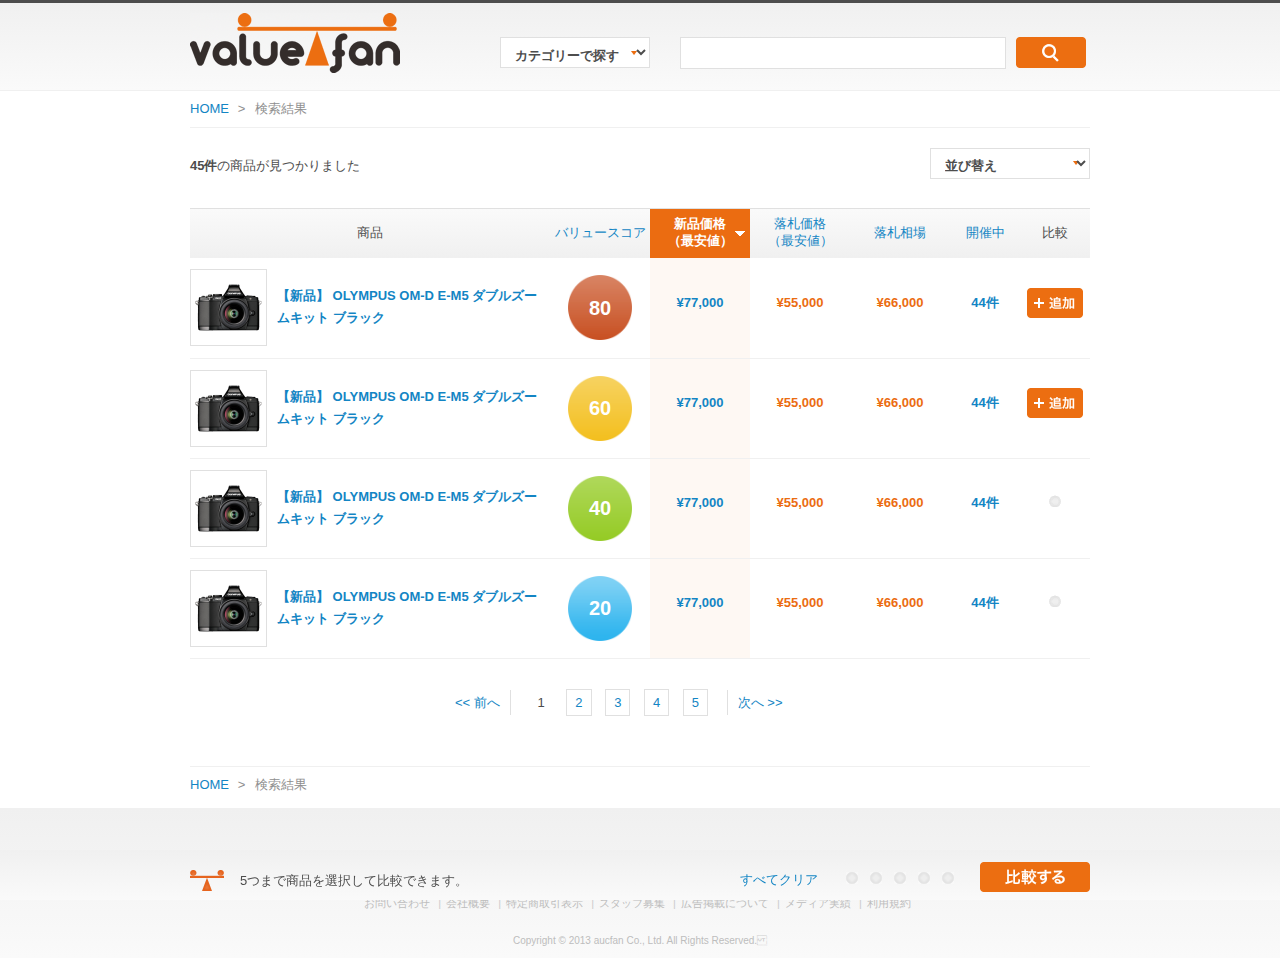
<file: search.html>
<!doctype html>
<html lang="ja">
<head>
	<meta charset="UTF-8">
	<title>Document</title>
	<meta name="viewport" content="width=device-width; initial-scale=1, minimum-scale=1, maximum-scale=1, user-scalable=no" />
	<meta name="description" content="">
	<meta name="keywords" content="">
	<meta name="auther" content="">
	<link href="css/search.css" rel="stylesheet" type="text/css">
	<script src="js/jquery-1.8.3.min.js" type="text/javascript"></script>
	<script src="js/search.js" type="text/javascript"></script>
</head>
<body>

<div id="header">
	<div id="h_wrap">
		<img id="logo" src="img/logo.png" alt="logo">
		<div id="search">
			<div id="c_search">
			<select name="category_search">
			<option value="" selected="">カテゴリーで探す</option>
			<option value="">test</option>
			<option value="">test</option>
			</select>
			</div>
			<div id="k_search">
			<form method="get" action="#">

<div>
<input type="text" name="example" class="key"><input type="submit" value="検索" class="s_btn">
</div>

</form>
						</div>
		</div>
	</div>
</div><!-- /#header -->

<div id="wrapper">

	<div id="breadcrumb">
		<ol>
			<li><a href="">HOME</a></li>
			<li>検索結果</li>
		</ol>
	</div><!-- /#breadcrumb -->

	<div id="search_filter">
		<div id="result">
			<p><span class="bold">45件</span>の商品が見つかりました</p>
		</div>
		<div id="filter">
			<select name="search_filter">
			<option value="" selected="">並び替え</option>
			<option value="">バリュースコア</option>
			<option value="">新品価格（最安値）</option>
			<option value="">落札価格（最安値）</option>
			<option value="">落札相場</option>
			</select>
		</div>
	</div>
	
	<table id="search_table">
	<tr class="table_header">
	<th id="product_name">商品</th>
	<th id="value_score">バリュースコア</th>
	<th id="new_price" class="sort_th">新品価格<br>（最安値）</th>
	<th id="contract_price">落札価格<br>（最安値）</th>
	<th id="quotations">落札相場</th>
	<th id="insession">開催中</th>
	<th id="compare">比較</th>
	</tr>

	
	<tr class="table_contents" id="pid_001"><!-- ←ーーー 修正（JS用） sugawara 2013.12.09 -->
	<td class="product_name">
    <a href="#"><img class="s_table_pic" src="img/pic_1.jpg"></a><!-- ←ーーー 修正 sugawara 2013.12.09 -->
    
	<p><a href="#">【新品】 OLYMPUS OM-D E-M5 ダブルズームキット ブラック</a></p></td><!-- ←ーーー 修正 sugawara 2013.12.09 -->
	<td class="value_score vs_4">80</td>
	<td class="new_price sort_td"><p class="pc_none">新品価格<br>（最安値）<br></p>¥77,000</td>
	<td class="contract_price"><p class="pc_none">新品価格<br>（最安値）<br></p>¥55,000</td>
	<td class="quotations">¥66,000</td>
	<td class="insession">44件</td>
	<td class="c_btn"><p class="btn_compare btn_add">追加</p></td><!-- ←ーーー 修正（JS用） sugawara 2013.12.09 -->
	</tr>

	<tr class="table_contents" id="pid_002"><!-- ←ーーー 修正（JS用） sugawara 2013.12.09 -->
	<td class="product_name">
    <a href="#"><img class="s_table_pic" src="img/pic_1.jpg"></a><!-- ←ーーー 修正 sugawara 2013.12.09 -->
	<p><a href="#">【新品】 OLYMPUS OM-D E-M5 ダブルズームキット ブラック</a></p></td><!-- ←ーーー 修正 sugawara 2013.12.09 -->
	<td class="value_score vs_3">60</td>
	<td class="new_price sort_td"><p class="pc_none">新品価格<br>（最安値）<br></p>¥77,000</td>
	<td class="contract_price"><p class="pc_none">新品価格<br>（最安値）<br></p>¥55,000</td>
	<td class="quotations">¥66,000</td>
	<td class="insession">44件</td>
	<td class="c_btn"><p class="btn_compare btn_add">追加</p></td><!-- ←ーーー 修正（JS用） sugawara 2013.12.09 -->
	</tr>
	
	<tr class="table_contents" id="pid_003"><!-- ←ーーー 修正（JS用） sugawara 2013.12.09 -->
	<td class="product_name">
    <a href="#"><img class="s_table_pic" src="img/pic_1.jpg"></a><!-- ←ーーー 修正 sugawara 2013.12.09 -->
	<p><a href="#">【新品】 OLYMPUS OM-D E-M5 ダブルズームキット ブラック</a></p></td><!-- ←ーーー 修正 sugawara 2013.12.09 -->
	<td class="value_score vs_2">40</td>
	<td class="new_price sort_td"><p class="pc_none">新品価格<br>（最安値）<br></p>¥77,000</td>
	<td class="contract_price"><p class="pc_none">新品価格<br>（最安値）<br></p>¥55,000</td>
	<td class="quotations">¥66,000</td>
	<td class="insession">44件</td>
	<td class="c_btn"><img src="img/btn_circle.gif" alt="btn_circle" width="12" height="12"></td>
	</tr>

	<tr class="table_contents" id="pid_003"><!-- ←ーーー 修正（JS用） sugawara 2013.12.09 -->
	<td class="product_name">
    <a href="#"><img class="s_table_pic" src="img/pic_1.jpg"></a><!-- ←ーーー 修正 sugawara 2013.12.09 -->
	<p><a href="#">【新品】 OLYMPUS OM-D E-M5 ダブルズームキット ブラック</a></p></td><!-- ←ーーー 修正 sugawara 2013.12.09 -->
	<td class="value_score vs_1">20</td>
	<td class="new_price sort_td"><p class="pc_none">新品価格<br>（最安値）<br></p>¥77,000</td>
	<td class="contract_price"><p class="pc_none">新品価格<br>（最安値）<br></p>¥55,000</td>
	<td class="quotations">¥66,000</td>
	<td class="insession">44件</td>
	<td class="c_btn"><img src="img/btn_circle.gif" alt="btn_circle" width="12" height="12"></td>
	</tr>
	
	
	</table>
	
	
	<div id="search_nav">
	<ul>
	<li class="back"><a href="">&lt;&lt; 前へ</a></li>
	<li class="b_none">1</li>
	<li class="number"><a href="">2</a></li>
	<li class="number"><a href="">3</a></li>
	<li class="number"><a href="">4</a></li>
	<li class="number"><a href="">5</a></li>
	<li class="next"><a href="">次へ &gt;&gt;</a></li>

	</ul>
	</div>
	
	


<div id="f_breadcrumb">
	<ol>
		<li><a href="">HOME</a></li>
		<li>検索結果</li>
	</ol>
</div><!-- /#breadcrumb -->

<div id="sp_f_nav">
	<div id="sfn_wrap">
	<ul>
		<li id="back_search"><a href="">検索結果に戻る</a></li>
		<li id="to_top"><a href="">ページの先頭へ</a></li>
	</ul>
	</div>
</div>



</div><!-- /#wrapper -->


<div id="footer">
	<div id="f_wrapper">
		<div id="f_nav1">
	<ul>
		“モノの価値を知る” Services for buyers Presented by Aucfan  : 
		<li><a href="">Aucfan</a></li>
		<li><a href="">AucfanPro</a></li>
		<li><a href="">AucfanMobile</a></li>
		<li><a href="">AucfanTouch</a></li>
		<li><a href="">GlobalAucfan</a></li>
		<li><a href="">AucfanTown</a></li>
	</ul>
	</div>
	
	<div id="f_nav2">
	<ul>
		<li><a href="">お問い合わせ</a></li>
		<li><a href="">会社概要</a></li>
		<li><a href="">特定商取引表示</a></li>
		<li><a href="">スタッフ募集</a></li>
		<li><a href="">広告掲載について</a></li>
		<li><a href="">メディア実績</a></li>
		<li><a href="">利用規約</a></li>
	</ul>
	</div>	
	<small>Copyright © 2013 aucfan Co., Ltd. All Rights Reserved.</small>
	</div><!-- /#f_wrapper -->
</div><!-- /#footer -->

<div id="compare_box">
<div id="compare_wrap">
<h3>5つまで商品を選択して比較できます。</h3>
<div id="compare_right">
<!--  ↓↓↓　修正ここから（JS用） sugawara 2013.12.09 -->
<p id="btn_clear_all"><a>すべてクリア</a></p>
<ul id="compare_items">
<li></li>
<li></li>
<li></li>
<li></li>
<li></li>
</ul>
<p id="btn_compare"><a>比較する</a></li>
<!--  ↑↑↑　修正ここまで（JS用） sugawara 2013.12.09 -->
</div>
</div>
</div>




</body>
</html>
</file>
<file: css/top.css>
/* line 17, ../../../../../Library/Ruby/Gems/1.8/gems/compass-0.12.2/frameworks/compass/stylesheets/compass/reset/_utilities.scss */
html, body, div, span, applet, object, iframe,
h1, h2, h3, h4, h5, h6, p, blockquote, pre,
a, abbr, acronym, address, big, cite, code,
del, dfn, em, img, ins, kbd, q, s, samp,
small, strike, strong, sub, sup, tt, var,
b, u, i, center,
dl, dt, dd, ol, ul, li,
fieldset, form, label, legend,
table, caption, tbody, tfoot, thead, tr, th, td,
article, aside, canvas, details, embed,
figure, figcaption, footer, header, hgroup,
menu, nav, output, ruby, section, summary,
time, mark, audio, video {
  margin: 0;
  padding: 0;
  border: 0;
  font: inherit;
  font-size: 100%;
  vertical-align: baseline;
}

/* line 22, ../../../../../Library/Ruby/Gems/1.8/gems/compass-0.12.2/frameworks/compass/stylesheets/compass/reset/_utilities.scss */
html {
  line-height: 1;
}

/* line 24, ../../../../../Library/Ruby/Gems/1.8/gems/compass-0.12.2/frameworks/compass/stylesheets/compass/reset/_utilities.scss */
ol, ul {
  list-style: none;
}

/* line 26, ../../../../../Library/Ruby/Gems/1.8/gems/compass-0.12.2/frameworks/compass/stylesheets/compass/reset/_utilities.scss */
table {
  border-collapse: collapse;
  border-spacing: 0;
}

/* line 28, ../../../../../Library/Ruby/Gems/1.8/gems/compass-0.12.2/frameworks/compass/stylesheets/compass/reset/_utilities.scss */
caption, th, td {
  text-align: left;
  font-weight: normal;
  vertical-align: middle;
}

/* line 30, ../../../../../Library/Ruby/Gems/1.8/gems/compass-0.12.2/frameworks/compass/stylesheets/compass/reset/_utilities.scss */
q, blockquote {
  quotes: none;
}
/* line 103, ../../../../../Library/Ruby/Gems/1.8/gems/compass-0.12.2/frameworks/compass/stylesheets/compass/reset/_utilities.scss */
q:before, q:after, blockquote:before, blockquote:after {
  content: "";
  content: none;
}

/* line 32, ../../../../../Library/Ruby/Gems/1.8/gems/compass-0.12.2/frameworks/compass/stylesheets/compass/reset/_utilities.scss */
a img {
  border: none;
}

/* line 116, ../../../../../Library/Ruby/Gems/1.8/gems/compass-0.12.2/frameworks/compass/stylesheets/compass/reset/_utilities.scss */
article, aside, details, figcaption, figure, footer, header, hgroup, menu, nav, section, summary {
  display: block;
}

/* line 19, ../sass/_base.scss */
.cf:before, #header:before, #wrapper:before, #ranking:before, .ranking_box:before, .sp_right:before, #check:before, .check_box:before, #sfn_wrap:before,
.cf:after,
#header:after,
#wrapper:after,
#ranking:after,
.ranking_box:after,
.sp_right:after,
#check:after,
.check_box:after,
#sfn_wrap:after {
  content: " ";
  display: table;
}

/* line 24, ../sass/_base.scss */
.cf:after, #header:after, #wrapper:after, #ranking:after, .ranking_box:after, .sp_right:after, #check:after, .check_box:after, #sfn_wrap:after {
  clear: both;
}

/* line 28, ../sass/_base.scss */
.cf, #header, #wrapper, #ranking, .ranking_box, .sp_right, #check, .check_box, #sfn_wrap {
  *zoom: 1;
}

/* line 32, ../sass/_base.scss */
body {
  font-family: 'Lucida Grande', 'Hiragino Kaku Gothic ProN', 'ヒラギノ角ゴ ProN W3', Meiryo, メイリオ, sans-serif;
  font-size: 13px;
  font-size: 0.8125rem;
  -webkit-text-size-adjust: 100%;
  width: 100%;
  margin: 0 auto;
  color: #4c4c4c;
  box-sizing: border-box;
  line-height: 1.2;
  padding: 0;
  min-width: 320px;
}

/* line 46, ../sass/_base.scss */
submit {
  cursor: pointer;
}

/* line 50, ../sass/_base.scss */
a {
  text-decoration: underline;
  cursor: pointer;
  color: #1385c4;
}

/* line 56, ../sass/_base.scss */
#header {
  box-sizing: border-box;
  display: block;
  width: 100%;
  min-height: 91px;
  border-top: 3px solid #4D4D4D;
  border-bottom: 1px solid #F0F0F0;
  padding-bottom: 10px;
  /* Firefox v3.6+ */
  background-image: -moz-linear-gradient(51% 0% 90deg, #fafafa 0%, #f0f0f0 100%);
  /* safari v4.0+ and by Chrome v3.0+ */
  background-image: -webkit-gradient(linear, 51% 0%, 51% -115%, color-stop(0, #fafafa), color-stop(1, #f0f0f0));
  /* Chrome v10.0+ and by safari nightly build*/
  background-image: -webkit-linear-gradient(90deg, #fafafa 0%, #f0f0f0 100%);
  /* Opera v11.10+ */
  background-image: -o-linear-gradient(90deg, #fafafa 0%, #f0f0f0 100%);
  /* IE v10+ */
  background-image: -ms-linear-gradient(90deg, #fafafa 0%, #f0f0f0 100%);
  background-image: linear-gradient(0deg, #fafafa 0%, #f0f0f0 100%);
  -ms-filter: "progid:DXImageTransform.Microsoft.gradient(startColorstr=#fff0f0f0,endColorstr=#fffafafa,GradientType=0)";
  filter: progid:DXImageTransform.Microsoft.gradient(startColorstr=#fff0f0f0,endColorstr=#fffafafa,GradientType=0);
}
@media screen and (max-width: 480px) {
  /* line 56, ../sass/_base.scss */
  #header {
    min-height: 70px;
  }
}

/* line 82, ../sass/_base.scss */
#h_wrap {
  position: relative;
  width: 900px;
  margin: 10px auto 0;
}
@media screen and (max-width: 480px) {
  /* line 82, ../sass/_base.scss */
  #h_wrap {
    width: 100%;
  }
}
/* line 89, ../sass/_base.scss */
#h_wrap #logo {
  display: block;
  float: left;
  width: 210px;
  margin-right: 100px;
}
@media screen and (max-width: 480px) {
  /* line 89, ../sass/_base.scss */
  #h_wrap #logo {
    float: none;
    margin: 0 auto;
  }
}
/* line 99, ../sass/_base.scss */
#h_wrap #search {
  box-sizing: border-box;
  right: -30px;
  top: 24px;
  position: absolute;
  display: inline-block;
  width: 620px;
  height: 31px;
}
@media screen and (max-width: 480px) {
  /* line 99, ../sass/_base.scss */
  #h_wrap #search {
    width: 300px;
    position: static;
    height: auto;
    display: block;
    margin: 10px auto;
    float: none;
  }
}
/* line 116, ../sass/_base.scss */
#h_wrap #c_search {
  float: left;
  width: 150px;
  height: 31px;
  margin-right: 30px;
}
@media screen and (max-width: 480px) {
  /* line 116, ../sass/_base.scss */
  #h_wrap #c_search {
    display: none;
  }
}
/* line 124, ../sass/_base.scss */
#h_wrap #c_search select {
  -webkit-appearance: button;
  -moz-appearance: button;
  appearance: button;
  width: 150px;
  height: 31px;
  background: white url(../img/search_arrow.png) no-repeat 130px center;
  border: 1px solid #e0e0e0;
  border-radius: 0;
  outline: none;
  font-size: 13px;
  font-size: 0.8125rem;
  font-weight: bold;
  color: #4D4D4D;
  padding: 5px 0 0 10px;
}
/* line 140, ../sass/_base.scss */
#h_wrap #k_search {
  float: left;
  width: 420px;
  height: 31px;
}
@media screen and (max-width: 480px) {
  /* line 140, ../sass/_base.scss */
  #h_wrap #k_search {
    float: none;
    height: auto;
    width: 100%;
  }
}
/* line 149, ../sass/_base.scss */
#h_wrap #k_search .key {
  float: left;
  width: 320px;
  height: 28px;
  background: white;
  border: 1px solid #e0e0e0;
  outline: none;
  margin-right: 10px;
}
@media screen and (max-width: 480px) {
  /* line 149, ../sass/_base.scss */
  #h_wrap #k_search .key {
    width: 200px;
  }
}
/* line 162, ../sass/_base.scss */
#h_wrap #k_search .s_btn {
  cursor: pointer;
  display: block;
  width: 70px;
  height: 31px;
  background: url(../img/btn_search.png) no-repeat;
  text-indent: -9999px;
  border: none;
  outline: none;
}

/* line 176, ../sass/_base.scss */
#wrapper {
  box-sizing: border-box;
  width: 900px;
  margin: 0 auto;
}
@media screen and (max-width: 480px) {
  /* line 176, ../sass/_base.scss */
  #wrapper {
    width: 100%;
    padding: 0 10px;
  }
}

/* line 187, ../sass/_base.scss */
#breadcrumb {
  box-sizing: border-box;
  color: #8f8f8f;
  padding: 10px 0;
  margin-bottom: 55px;
  width: 900px;
  border-bottom: 1px solid #F0F0F0;
}
/* line 188, ../sass/_base.scss */
#breadcrumb a {
  text-decoration: none;
}
@media screen and (max-width: 480px) {
  /* line 187, ../sass/_base.scss */
  #breadcrumb {
    width: 100%;
    margin: 0 auto 20px;
    padding: 10px 0;
    font-size: 12px;
    font-size: 0.75rem;
    line-height: 1.3;
  }
}
/* line 204, ../sass/_base.scss */
#breadcrumb ol li {
  display: inline-block;
  padding-right: 5px;
}
@media screen and (max-width: 480px) {
  /* line 204, ../sass/_base.scss */
  #breadcrumb ol li {
    padding-right: 2px;
  }
}
/* line 210, ../sass/_base.scss */
#breadcrumb ol li:before {
  padding-right: 10px;
  content: ">";
}
@media screen and (max-width: 480px) {
  /* line 210, ../sass/_base.scss */
  #breadcrumb ol li:before {
    padding-right: 5px;
  }
}
/* line 218, ../sass/_base.scss */
#breadcrumb ol li:first-child:before {
  content: none;
}

/* line 226, ../sass/_base.scss */
#f_breadcrumb {
  color: #8f8f8f;
  padding: 10px 0 0;
  margin: 30px 0 15px;
  width: 900px;
  border-top: 1px solid #F0F0F0;
}
/* line 227, ../sass/_base.scss */
#f_breadcrumb a {
  text-decoration: none;
}
@media screen and (max-width: 480px) {
  /* line 226, ../sass/_base.scss */
  #f_breadcrumb {
    display: none;
  }
}
/* line 238, ../sass/_base.scss */
#f_breadcrumb ol li {
  display: inline;
  padding-right: 5px;
}
/* line 241, ../sass/_base.scss */
#f_breadcrumb ol li:before {
  padding-right: 10px;
  content: ">";
}
/* line 246, ../sass/_base.scss */
#f_breadcrumb ol li:first-child:before {
  content: none;
}

/* line 253, ../sass/_base.scss */
#footer {
  box-sizing: border-box;
  line-height: 1.5;
  padding-top: 50px;
  font-size: 11px;
  font-size: 0.6875rem;
  width: 100%;
  display: block;
  width: 100%;
  min-height: 115px;
  border-top: 1px solid #F0F0F0;
  padding-bottom: 10px;
  /* Firefox v3.6+ */
  background-image: -moz-linear-gradient(51% 0% 90deg, #fafafa 0%, #f0f0f0 100%);
  /* safari v4.0+ and by Chrome v3.0+ */
  background-image: -webkit-gradient(linear, 51% 0%, 51% -115%, color-stop(0, #fafafa), color-stop(1, #f0f0f0));
  /* Chrome v10.0+ and by safari nightly build*/
  background-image: -webkit-linear-gradient(90deg, #fafafa 0%, #f0f0f0 100%);
  /* Opera v11.10+ */
  background-image: -o-linear-gradient(90deg, #fafafa 0%, #f0f0f0 100%);
  /* IE v10+ */
  background-image: -ms-linear-gradient(90deg, #fafafa 0%, #f0f0f0 100%);
  background-image: linear-gradient(0deg, #fafafa 0%, #f0f0f0 100%);
  -ms-filter: "progid:DXImageTransform.Microsoft.gradient(startColorstr=#fff0f0f0,endColorstr=#fffafafa,GradientType=0)";
  filter: progid:DXImageTransform.Microsoft.gradient(startColorstr=#fff0f0f0,endColorstr=#fffafafa,GradientType=0);
}

/* line 279, ../sass/_base.scss */
#f_wrapper {
  box-sizing: border-box;
  text-align: center;
  width: 900px;
  margin: 0 auto;
}
@media screen and (max-width: 480px) {
  /* line 279, ../sass/_base.scss */
  #f_wrapper {
    width: 100%;
    padding: 0 10px;
  }
}

/* line 290, ../sass/_base.scss */
#facebook {
  margin: 60px 0 50px;
}
@media screen and (max-width: 480px) {
  /* line 290, ../sass/_base.scss */
  #facebook {
    display: none;
  }
}

/* line 300, ../sass/_base.scss */
#f_nav1 ul {
  font-weight: bold;
}
/* line 303, ../sass/_base.scss */
#f_nav1 ul li {
  font-weight: normal;
  display: inline;
  padding-right: 5px;
}
/* line 307, ../sass/_base.scss */
#f_nav1 ul li:before {
  padding-right: 5px;
  color: #cccccc;
  content: "|";
}
/* line 312, ../sass/_base.scss */
#f_nav1 ul li:first-child {
  padding-left: 5px;
}
/* line 314, ../sass/_base.scss */
#f_nav1 ul li:first-child:before {
  content: none;
}
/* line 319, ../sass/_base.scss */
#f_nav1 ul li, #f_nav1 a {
  color: #EB6C11;
  text-decoration: none;
}

/* line 325, ../sass/_base.scss */
#f_nav2 {
  margin: 20px 0;
}
/* line 327, ../sass/_base.scss */
#f_nav2 ul li {
  display: inline;
  padding-right: 5px;
}
/* line 330, ../sass/_base.scss */
#f_nav2 ul li:before {
  padding-right: 5px;
  color: #cccccc;
  content: "|";
}
/* line 336, ../sass/_base.scss */
#f_nav2 ul li:first-child:before {
  content: none;
}
/* line 341, ../sass/_base.scss */
#f_nav2 ul li, #f_nav2 a {
  color: #bdbdbd;
  text-decoration: none;
}

/* line 348, ../sass/_base.scss */
small {
  color: #bdbdbd;
  font-size: 10px;
  font-size: 0.625rem;
}

/* line 352, ../sass/_base.scss */
.b_none {
  border: none !important;
}

/* line 355, ../sass/_base.scss */
.bold {
  font-weight: bold;
}

/* line 359, ../sass/_base.scss */
#sp_f_nav {
  border-top: 1px solid #e0e0e0;
  padding-top: 20px;
  box-sizing: border-box;
  display: block;
  width: 100%;
  margin: 20px auto;
}
/* line 362, ../sass/_base.scss */
#sp_f_nav #sfn_wrap {
  box-sizing: border-box;
  width: 310px;
  margin: 0 auto;
}
/* line 371, ../sass/_base.scss */
#sp_f_nav ul li, #sp_f_nav a {
  height: 30px;
  width: 145px;
  display: inline-block;
  color: #8f8f8f;
  font-weight: bold;
  text-decoration: none;
}
/* line 380, ../sass/_base.scss */
#sp_f_nav ul li {
  box-sizing: border-box;
  text-align: center;
  border: 1px solid #e0e0e0;
  padding-top: 7px;
}
/* line 385, ../sass/_base.scss */
#sp_f_nav ul li#back_search {
  margin-right: 10px;
  background: url(../img/arrow_backsearch.png) no-repeat 10px center;
}
/* line 389, ../sass/_base.scss */
#sp_f_nav ul li#to_top {
  background: url(../img/arrow_totop.png) no-repeat 10px center;
}
@media screen and (min-width: 481px) {
  /* line 359, ../sass/_base.scss */
  #sp_f_nav {
    display: none;
  }
}

/* line 5, ../sass/top.scss */
#hero {
  position: relative;
  width: 100%;
  height: 200px;
  /* Firefox v3.6+ */
  background-image: -moz-linear-gradient(51% -11% 90deg, #fafafa 0%, #f0f0f0 100%);
  /* safari v4.0+ and by Chrome v3.0+ */
  background-image: -webkit-gradient(linear, 51% -11%, 51% -145%, color-stop(0, #fafafa), color-stop(1, #f0f0f0));
  /* Chrome v10.0+ and by safari nightly build*/
  background-image: -webkit-linear-gradient(90deg, #fafafa 0%, #f0f0f0 100%);
  /* Opera v11.10+ */
  background-image: -o-linear-gradient(90deg, #fafafa 0%, #f0f0f0 100%);
  /* IE v10+ */
  background-image: -ms-linear-gradient(90deg, #fafafa 0%, #f0f0f0 100%);
  background-image: linear-gradient(0deg, #fafafa 0%, #f0f0f0 100%);
  width: 900px;
  height: 199px;
  -ms-filter: "progid:DXImageTransform.Microsoft.gradient(startColorstr=#fff0f0f0,endColorstr=#fffafafa,GradientType=0)";
  filter: progid:DXImageTransform.Microsoft.gradient(startColorstr=#fff0f0f0,endColorstr=#fffafafa,GradientType=0);
}
@media screen and (max-width: 480px) {
  /* line 5, ../sass/top.scss */
  #hero {
    width: 100%;
    height: auto;
    padding-bottom: 10px;
    border-bottom: 1px solid #e0e0e0;
  }
}
@media screen and (max-width: 480px) {
  /* line 30, ../sass/top.scss */
  #hero #hero_img {
    border-bottom: 1px solid #e0e0e0;
  }
}
/* line 34, ../sass/top.scss */
#hero #hero_img img {
  position: absolute;
  width: 259px;
  height: auto;
  left: 50px;
  bottom: 0px;
}
@media screen and (max-width: 480px) {
  /* line 34, ../sass/top.scss */
  #hero #hero_img img {
    position: static;
    display: block;
    width: 184px;
    height: auto;
    margin: 0 auto;
    padding-top: 20px;
  }
}
/* line 50, ../sass/top.scss */
#hero #hero_txt {
  display: block;
  width: 550px;
  position: absolute;
  right: 0px;
  top: 30px;
}
@media screen and (max-width: 480px) {
  /* line 50, ../sass/top.scss */
  #hero #hero_txt {
    position: static;
    width: 100%;
  }
}
/* line 61, ../sass/top.scss */
#hero h1 {
  font-size: 30px;
  font-size: 1.875rem;
  font-weight: bold;
  color: #eb6c11;
  margin-bottom: 20px;
}
@media screen and (max-width: 480px) {
  /* line 61, ../sass/top.scss */
  #hero h1 {
    font-size: 24px;
    font-size: 1.5rem;
    text-align: center;
    margin-top: 20px;
    margin-bottom: 20px;
  }
}
/* line 73, ../sass/top.scss */
#hero p {
  font-size: 14px;
  font-size: 0.875rem;
  font-weight: bold;
  line-height: 1.5;
}
@media screen and (max-width: 480px) {
  /* line 73, ../sass/top.scss */
  #hero p {
    font-size: 13px;
    font-size: 0.8125rem;
    padding: 0 20px;
  }
}
/* line 82, ../sass/top.scss */
#hero .small {
  font-size: 11px;
  font-size: 0.6875rem;
  color: #e0e0e0;
  text-align: right;
  padding: 20px 10px 0 0;
}
@media screen and (max-width: 480px) {
  /* line 82, ../sass/top.scss */
  #hero .small {
    padding: 10px 0 0;
    text-align: center;
  }
}

/* line 98, ../sass/top.scss */
.bg_h2 {
  /* Firefox v3.6+ */
  background-image: -moz-linear-gradient(51% 9% -90deg, #fafafa 0%, #f0f0f0 100%);
  /* safari v4.0+ and by Chrome v3.0+ */
  background-image: -webkit-gradient(linear, 51% 9%, 51% 131%, color-stop(0, #fafafa), color-stop(1, #f0f0f0));
  /* Chrome v10.0+ and by safari nightly build*/
  background-image: -webkit-linear-gradient(-90deg, #fafafa 0%, #f0f0f0 100%);
  /* Opera v11.10+ */
  background-image: -o-linear-gradient(-90deg, #fafafa 0%, #f0f0f0 100%);
  /* IE v10+ */
  background-image: -ms-linear-gradient(-90deg, #fafafa 0%, #f0f0f0 100%);
  background-image: linear-gradient(180deg, #fafafa 0%, #f0f0f0 100%);
  -ms-filter: "progid:DXImageTransform.Microsoft.gradient(startColorstr=#fffafafa,endColorstr=#fff0f0f0,GradientType=0)";
  filter: progid:DXImageTransform.Microsoft.gradient(startColorstr=#fffafafa,endColorstr=#fff0f0f0,GradientType=0);
}

/* line 113, ../sass/top.scss */
h2 {
  border-top: 1px solid #e0e0e0;
  display: block;
  width: 430px;
  height: 80px;
  box-sizing: border-box;
  font-size: 20px;
  font-size: 1.25rem;
  color: #4c4c4c;
  font-weight: bold;
  padding: 30px 0 0 90px;
  margin: 30px 0;
}
@media screen and (max-width: 480px) {
  /* line 113, ../sass/top.scss */
  h2 {
    font-size: 16px;
    font-size: 1rem;
    margin: 20px 0 0;
    width: 100%;
  }
}
/* line 130, ../sass/top.scss */
h2#degitalcamera {
  background: url(../img/bg_h2_degitalcamera.png) no-repeat 20px center;
}
/* line 133, ../sass/top.scss */
h2#lens {
  background: url(../img/bg_h2_lens.png) no-repeat 20px center;
}
/* line 136, ../sass/top.scss */
h2#filmcamera {
  background: url(../img/bg_h2_filmcamera.png) no-repeat 20px center;
}
/* line 139, ../sass/top.scss */
h2#filter {
  background: url(../img/bg_h2_filter.png) no-repeat 20px center;
}
/* line 142, ../sass/top.scss */
h2#video {
  background: url(../img/bg_h2_video.png) no-repeat 20px center;
}
/* line 145, ../sass/top.scss */
h2#acc {
  background: url(../img/bg_h2_acc.png) no-repeat 20px center;
}

/* line 150, ../sass/top.scss */
h3 {
  font-size: 16px;
  font-size: 1rem;
  color: #1385c4;
  font-weight: bold;
  padding-top: 40px;
}
@media screen and (max-width: 480px) {
  /* line 150, ../sass/top.scss */
  h3 {
    padding: 5px 0 0;
  }
}

/* line 162, ../sass/top.scss */
h4 {
  font-size: 17px;
  font-size: 1.0625rem;
  font-weight: bold;
  background: url(../img/bg_h4_chech.png) no-repeat 20px center;
  width: 100%;
  height: 50px;
  display: block;
  box-sizing: border-box;
  padding: 16px 0 0 60px;
}
@media screen and (max-width: 480px) {
  /* line 162, ../sass/top.scss */
  h4 {
    font-size: 16px;
    font-size: 1rem;
  }
}

/* line 176, ../sass/top.scss */
h5 {
  color: #1385c4;
  font-weight: bold;
  padding: 5px 10px;
}
@media screen and (max-width: 480px) {
  /* line 176, ../sass/top.scss */
  h5 {
    padding: 5px 0 0;
  }
}

/* line 185, ../sass/top.scss */
.bg_h4 {
  /* Firefox v3.6+ */
  background-image: -moz-linear-gradient(50% 0% -90deg, #fafafa 0%, #f0f0f0 100%);
  /* safari v4.0+ and by Chrome v3.0+ */
  background-image: -webkit-gradient(linear, 50% 0%, 50% 174%, color-stop(0, #fafafa), color-stop(1, #f0f0f0));
  /* Chrome v10.0+ and by safari nightly build*/
  background-image: -webkit-linear-gradient(-90deg, #fafafa 0%, #f0f0f0 100%);
  /* Opera v11.10+ */
  background-image: -o-linear-gradient(-90deg, #fafafa 0%, #f0f0f0 100%);
  /* IE v10+ */
  background-image: -ms-linear-gradient(-90deg, #fafafa 0%, #f0f0f0 100%);
  background-image: linear-gradient(180deg, #fafafa 0%, #f0f0f0 100%);
  -ms-filter: "progid:DXImageTransform.Microsoft.gradient(startColorstr=#fffafafa,endColorstr=#fff0f0f0,GradientType=0)";
  filter: progid:DXImageTransform.Microsoft.gradient(startColorstr=#fffafafa,endColorstr=#fff0f0f0,GradientType=0);
}

/* line 201, ../sass/top.scss */
.bg_h {
  border-top: 1px solid #F0F0F0;
  /* Firefox v3.6+ */
  background-image: -moz-linear-gradient(50% 0% -90deg, #fafafa 0%, #f0f0f0 100%);
  /* safari v4.0+ and by Chrome v3.0+ */
  background-image: -webkit-gradient(linear, 50% 0%, 50% 174%, color-stop(0, #fafafa), color-stop(1, #f0f0f0));
  /* Chrome v10.0+ and by safari nightly build*/
  background-image: -webkit-linear-gradient(-90deg, #fafafa 0%, #f0f0f0 100%);
  /* Opera v11.10+ */
  background-image: -o-linear-gradient(-90deg, #fafafa 0%, #f0f0f0 100%);
  /* IE v10+ */
  background-image: -ms-linear-gradient(-90deg, #fafafa 0%, #f0f0f0 100%);
  background-image: linear-gradient(180deg, #fafafa 0%, #f0f0f0 100%);
  -ms-filter: "progid:DXImageTransform.Microsoft.gradient(startColorstr=#fffafafa,endColorstr=#fff0f0f0,GradientType=0)";
  filter: progid:DXImageTransform.Microsoft.gradient(startColorstr=#fffafafa,endColorstr=#fff0f0f0,GradientType=0);
}

/* line 219, ../sass/top.scss */
#ranking {
  margin-bottom: 50px;
  box-sizing: border-box;
}

/* line 225, ../sass/top.scss */
.top_ranking {
  box-sizing: border-box;
  width: 430px;
  float: left;
}
/* line 229, ../sass/top.scss */
.top_ranking:nth-child(2n+1) {
  margin-right: 40px;
}
@media screen and (max-width: 480px) {
  /* line 225, ../sass/top.scss */
  .top_ranking {
    width: 100%;
  }
}

/* line 237, ../sass/top.scss */
.ranking_box {
  width: 430px;
  border-bottom: 1px solid #e0e0e0;
}
/* line 241, ../sass/top.scss */
.ranking_box ul {
  margin: 20px 0 0;
  padding-bottom: 10px;
  border-bottom: 1px solid #e0e0e0;
}
@media screen and (max-width: 480px) {
  /* line 241, ../sass/top.scss */
  .ranking_box ul {
    margin: 10px 0 10px;
  }
}
/* line 249, ../sass/top.scss */
.ranking_box ul li {
  display: inline-block;
  margin-right: 10px;
}
/* line 252, ../sass/top.scss */
.ranking_box ul li:first-child:after {
  padding-left: 10px;
  content: "|";
}
/* line 257, ../sass/top.scss */
.ranking_box a {
  text-decoration: none;
}
@media screen and (max-width: 480px) {
  /* line 237, ../sass/top.scss */
  .ranking_box {
    padding: 10px 0;
    width: 100%;
  }
}

/* line 269, ../sass/top.scss */
#rank {
  display: block;
  text-align: center;
  float: left;
  width: 35px;
  padding-top: 16px;
}

/* line 276, ../sass/top.scss */
#name {
  display: block;
  text-align: center;
  float: left;
  width: 475px;
  padding-top: 16px;
}

/* line 283, ../sass/top.scss */
#num {
  display: block;
  text-align: center;
  float: left;
  width: 90px;
  padding-top: 16px;
}

/* line 290, ../sass/top.scss */
#average {
  display: block;
  text-align: center;
  float: left;
  width: 100px;
  padding-top: 8px;
}

/* line 297, ../sass/top.scss */
#low {
  display: block;
  text-align: center;
  float: left;
  width: 100px;
  padding-top: 8px;
}

/* line 304, ../sass/top.scss */
#new {
  display: block;
  text-align: center;
  float: left;
  width: 100px;
  padding-top: 16px;
}

/* line 313, ../sass/top.scss */
.rank {
  display: block;
  float: left;
  width: 35px;
  height: 105px;
}
@media screen and (max-width: 480px) {
  /* line 313, ../sass/top.scss */
  .rank {
    float: none;
    width: 75px;
    height: 48px;
  }
}
/* line 323, ../sass/top.scss */
.rank p {
  color: #eb6c11;
  font-weight: bold;
  font-size: 20px;
  font-size: 1.25rem;
  text-align: center;
  padding-top: 36px;
}
@media screen and (max-width: 480px) {
  /* line 323, ../sass/top.scss */
  .rank p {
    font-size: 18px;
    font-size: 1.125rem;
    padding-top: 16px;
  }
}
/* line 334, ../sass/top.scss */
.rank.r1 {
  background: #d5be79;
}
/* line 335, ../sass/top.scss */
.rank.r1 p {
  color: white;
}
/* line 340, ../sass/top.scss */
.rank.r2 {
  background: #8f95a1;
}
/* line 341, ../sass/top.scss */
.rank.r2 p {
  color: white;
}
/* line 346, ../sass/top.scss */
.rank.r3 {
  background: #c49373;
}
/* line 347, ../sass/top.scss */
.rank.r3 p {
  color: white;
}

/* line 354, ../sass/top.scss */
.sp_left {
  width: 135px;
  box-sizing: border-box;
  display: block;
  float: left;
}
@media screen and (max-width: 480px) {
  /* line 354, ../sass/top.scss */
  .sp_left {
    min-width: 80px;
    width: 25%;
  }
}

/* line 370, ../sass/top.scss */
.pic_box {
  box-sizing: border-box;
  width: 100px;
  height: 105px;
  float: left;
}
@media screen and (max-width: 480px) {
  /* line 370, ../sass/top.scss */
  .pic_box {
    width: 75px;
    height: 75px;
  }
}

/* line 382, ../sass/top.scss */
.pic {
  margin: 15px 12.5px;
  box-sizing: border-box;
  border: 1px solid #e0e0e0;
  width: 75px;
  height: 75px;
}
@media screen and (max-width: 480px) {
  /* line 382, ../sass/top.scss */
  .pic {
    margin: 0;
  }
}
/* line 391, ../sass/top.scss */
.pic img {
  box-sizing: border-box;
  display: block;
  width: 63px;
  height: auto;
  margin: auto;
}

/* line 400, ../sass/top.scss */
.p_name {
  display: block;
  box-sizing: border-box;
  width: 295px;
  height: 105px;
  float: left;
}
@media screen and (max-width: 480px) {
  /* line 400, ../sass/top.scss */
  .p_name {
    width: 100%;
    height: 48px;
  }
}

@media screen and (max-width: 480px) {
  /* line 412, ../sass/top.scss */
  .sp_right {
    width: 70%;
    float: left;
    margin-left: 5px;
  }
}

/* line 421, ../sass/top.scss */
.pc_none {
  padding-top: 3px;
  display: block;
  text-align: left;
  float: left;
  font-size: 11px;
  font-size: 0.6875rem;
  color: #8f8f8f;
  font-weight: normal;
}
@media screen and (min-width: 481px) {
  /* line 421, ../sass/top.scss */
  .pc_none {
    display: none;
  }
}

/* line 434, ../sass/top.scss */
.p_right {
  display: block;
  float: right;
}
@media screen and (min-width: 481px) {
  /* line 434, ../sass/top.scss */
  .p_right {
    display: none;
  }
}

/* line 442, ../sass/top.scss */
.price_box, .num, .average {
  padding-top: 40px;
  box-sizing: border-box;
  text-align: center;
  display: block;
  height: 105px;
  font-weight: bold;
  float: left;
}
@media screen and (max-width: 480px) {
  /* line 442, ../sass/top.scss */
  .price_box, .num, .average {
    border-top: 1px solid #e0e0e0;
    height: 30px;
    width: 100% !important;
    float: none;
    text-align: right;
    padding: 5px 0;
    clear: both;
  }
}

/* line 461, ../sass/top.scss */
.num {
  width: 90px;
  color: #eb6c11;
}
@media screen and (min-width: 481px) {
  /* line 461, ../sass/top.scss */
  .num {
    display: none;
  }
}

/* line 470, ../sass/top.scss */
.average {
  width: 100px;
  color: #eb6c11;
}
@media screen and (min-width: 481px) {
  /* line 470, ../sass/top.scss */
  .average {
    display: none;
  }
}

/* line 483, ../sass/top.scss */
.check_box {
  float: left;
  display: block;
  margin: 10px 0;
  width: 150px;
  height: auto;
}
@media screen and (max-width: 480px) {
  /* line 483, ../sass/top.scss */
  .check_box {
    width: 100%;
    float: none;
    border-bottom: 1px solid #e0e0e0;
  }
}
/* line 495, ../sass/top.scss */
.check_box .check_pic_box {
  display: block;
  margin: 0 auto;
  width: 135px;
  height: auto;
  border: 1px solid #e0e0e0;
}
@media screen and (max-width: 480px) {
  /* line 495, ../sass/top.scss */
  .check_box .check_pic_box {
    width: 75px;
    height: 75px;
    margin: 0 10px 10px 0;
    float: left;
  }
}
/* line 508, ../sass/top.scss */
.check_box p {
  font-weight: bold;
  padding: 5px 10px;
}
/* line 512, ../sass/top.scss */
.check_box img {
  display: block;
  width: 120px;
  height: auto;
  margin: 0 auto;
}
@media screen and (max-width: 480px) {
  /* line 512, ../sass/top.scss */
  .check_box img {
    width: 67px;
    height: auto;
  }
}

/* line 524, ../sass/top.scss */
#to_top {
  float: right;
}
</file>
<file: css/compare.css>
/* line 17, ../../../../../Library/Ruby/Gems/1.8/gems/compass-0.12.2/frameworks/compass/stylesheets/compass/reset/_utilities.scss */
html, body, div, span, applet, object, iframe,
h1, h2, h3, h4, h5, h6, p, blockquote, pre,
a, abbr, acronym, address, big, cite, code,
del, dfn, em, img, ins, kbd, q, s, samp,
small, strike, strong, sub, sup, tt, var,
b, u, i, center,
dl, dt, dd, ol, ul, li,
fieldset, form, label, legend,
table, caption, tbody, tfoot, thead, tr, th, td,
article, aside, canvas, details, embed,
figure, figcaption, footer, header, hgroup,
menu, nav, output, ruby, section, summary,
time, mark, audio, video {
  margin: 0;
  padding: 0;
  border: 0;
  font: inherit;
  font-size: 100%;
  vertical-align: baseline;
}

/* line 22, ../../../../../Library/Ruby/Gems/1.8/gems/compass-0.12.2/frameworks/compass/stylesheets/compass/reset/_utilities.scss */
html {
  line-height: 1;
}

/* line 24, ../../../../../Library/Ruby/Gems/1.8/gems/compass-0.12.2/frameworks/compass/stylesheets/compass/reset/_utilities.scss */
ol, ul {
  list-style: none;
}

/* line 26, ../../../../../Library/Ruby/Gems/1.8/gems/compass-0.12.2/frameworks/compass/stylesheets/compass/reset/_utilities.scss */
table {
  border-collapse: collapse;
  border-spacing: 0;
}

/* line 28, ../../../../../Library/Ruby/Gems/1.8/gems/compass-0.12.2/frameworks/compass/stylesheets/compass/reset/_utilities.scss */
caption, th, td {
  text-align: left;
  font-weight: normal;
  vertical-align: middle;
}

/* line 30, ../../../../../Library/Ruby/Gems/1.8/gems/compass-0.12.2/frameworks/compass/stylesheets/compass/reset/_utilities.scss */
q, blockquote {
  quotes: none;
}
/* line 103, ../../../../../Library/Ruby/Gems/1.8/gems/compass-0.12.2/frameworks/compass/stylesheets/compass/reset/_utilities.scss */
q:before, q:after, blockquote:before, blockquote:after {
  content: "";
  content: none;
}

/* line 32, ../../../../../Library/Ruby/Gems/1.8/gems/compass-0.12.2/frameworks/compass/stylesheets/compass/reset/_utilities.scss */
a img {
  border: none;
}

/* line 116, ../../../../../Library/Ruby/Gems/1.8/gems/compass-0.12.2/frameworks/compass/stylesheets/compass/reset/_utilities.scss */
article, aside, details, figcaption, figure, footer, header, hgroup, menu, nav, section, summary {
  display: block;
}

/* line 19, ../sass/_base.scss */
.cf:before, #header:before, #wrapper:before, #compare_1:before, #value_score:before, .shopping_info:before, .auction_info:before, .products_ex:before, .products_ex_2:before,
.cf:after,
#header:after,
#wrapper:after,
#compare_1:after,
#value_score:after,
.shopping_info:after,
.auction_info:after,
.products_ex:after,
.products_ex_2:after {
  content: " ";
  display: table;
}

/* line 24, ../sass/_base.scss */
.cf:after, #header:after, #wrapper:after, #compare_1:after, #value_score:after, .shopping_info:after, .auction_info:after, .products_ex:after, .products_ex_2:after {
  clear: both;
}

/* line 28, ../sass/_base.scss */
.cf, #header, #wrapper, #compare_1, #value_score, .shopping_info, .auction_info, .products_ex, .products_ex_2 {
  *zoom: 1;
}

/* line 32, ../sass/_base.scss */
body {
  font-family: 'Lucida Grande', 'Hiragino Kaku Gothic ProN', 'ヒラギノ角ゴ ProN W3', Meiryo, メイリオ, sans-serif;
  font-size: 13px;
  font-size: 0.8125rem;
  -webkit-text-size-adjust: 100%;
  width: 100%;
  margin: 0 auto;
  color: #4c4c4c;
  box-sizing: border-box;
  line-height: 1.2;
  padding: 0;
  min-width: 320px;
}

/* line 46, ../sass/_base.scss */
submit {
  cursor: pointer;
}

/* line 50, ../sass/_base.scss */
a {
  text-decoration: underline;
  cursor: pointer;
  color: #1385c4;
}

/* line 56, ../sass/_base.scss */
#header {
  box-sizing: border-box;
  display: block;
  width: 100%;
  min-height: 91px;
  border-top: 3px solid #4D4D4D;
  border-bottom: 1px solid #F0F0F0;
  padding-bottom: 10px;
  /* Firefox v3.6+ */
  background-image: -moz-linear-gradient(51% 0% 90deg, #fafafa 0%, #f0f0f0 100%);
  /* safari v4.0+ and by Chrome v3.0+ */
  background-image: -webkit-gradient(linear, 51% 0%, 51% -115%, color-stop(0, #fafafa), color-stop(1, #f0f0f0));
  /* Chrome v10.0+ and by safari nightly build*/
  background-image: -webkit-linear-gradient(90deg, #fafafa 0%, #f0f0f0 100%);
  /* Opera v11.10+ */
  background-image: -o-linear-gradient(90deg, #fafafa 0%, #f0f0f0 100%);
  /* IE v10+ */
  background-image: -ms-linear-gradient(90deg, #fafafa 0%, #f0f0f0 100%);
  background-image: linear-gradient(0deg, #fafafa 0%, #f0f0f0 100%);
  -ms-filter: "progid:DXImageTransform.Microsoft.gradient(startColorstr=#fff0f0f0,endColorstr=#fffafafa,GradientType=0)";
  filter: progid:DXImageTransform.Microsoft.gradient(startColorstr=#fff0f0f0,endColorstr=#fffafafa,GradientType=0);
}
@media screen and (max-width: 480px) {
  /* line 56, ../sass/_base.scss */
  #header {
    min-height: 70px;
  }
}

/* line 82, ../sass/_base.scss */
#h_wrap {
  position: relative;
  width: 900px;
  margin: 10px auto 0;
}
@media screen and (max-width: 480px) {
  /* line 82, ../sass/_base.scss */
  #h_wrap {
    width: 100%;
  }
}
/* line 89, ../sass/_base.scss */
#h_wrap #logo {
  display: block;
  float: left;
  width: 210px;
  margin-right: 100px;
}
@media screen and (max-width: 480px) {
  /* line 89, ../sass/_base.scss */
  #h_wrap #logo {
    float: none;
    margin: 0 auto;
  }
}
/* line 99, ../sass/_base.scss */
#h_wrap #search {
  box-sizing: border-box;
  right: -30px;
  top: 24px;
  position: absolute;
  display: inline-block;
  width: 620px;
  height: 31px;
}
@media screen and (max-width: 480px) {
  /* line 99, ../sass/_base.scss */
  #h_wrap #search {
    width: 300px;
    position: static;
    height: auto;
    display: block;
    margin: 10px auto;
    float: none;
  }
}
/* line 116, ../sass/_base.scss */
#h_wrap #c_search {
  float: left;
  width: 150px;
  height: 31px;
  margin-right: 30px;
}
@media screen and (max-width: 480px) {
  /* line 116, ../sass/_base.scss */
  #h_wrap #c_search {
    display: none;
  }
}
/* line 124, ../sass/_base.scss */
#h_wrap #c_search select {
  -webkit-appearance: button;
  -moz-appearance: button;
  appearance: button;
  width: 150px;
  height: 31px;
  background: white url(../img/search_arrow.png) no-repeat 130px center;
  border: 1px solid #e0e0e0;
  border-radius: 0;
  outline: none;
  font-size: 13px;
  font-size: 0.8125rem;
  font-weight: bold;
  color: #4D4D4D;
  padding: 5px 0 0 10px;
}
/* line 140, ../sass/_base.scss */
#h_wrap #k_search {
  float: left;
  width: 420px;
  height: 31px;
}
@media screen and (max-width: 480px) {
  /* line 140, ../sass/_base.scss */
  #h_wrap #k_search {
    float: none;
    height: auto;
    width: 100%;
  }
}
/* line 149, ../sass/_base.scss */
#h_wrap #k_search .key {
  float: left;
  width: 320px;
  height: 28px;
  background: white;
  border: 1px solid #e0e0e0;
  outline: none;
  margin-right: 10px;
}
@media screen and (max-width: 480px) {
  /* line 149, ../sass/_base.scss */
  #h_wrap #k_search .key {
    width: 200px;
  }
}
/* line 162, ../sass/_base.scss */
#h_wrap #k_search .s_btn {
  cursor: pointer;
  display: block;
  width: 70px;
  height: 31px;
  background: url(../img/btn_search.png) no-repeat;
  text-indent: -9999px;
  border: none;
  outline: none;
}

/* line 176, ../sass/_base.scss */
#wrapper {
  box-sizing: border-box;
  width: 900px;
  margin: 0 auto;
}
@media screen and (max-width: 480px) {
  /* line 176, ../sass/_base.scss */
  #wrapper {
    width: 100%;
    padding: 0 10px;
  }
}

/* line 187, ../sass/_base.scss */
#breadcrumb {
  box-sizing: border-box;
  color: #8f8f8f;
  padding: 10px 0;
  margin-bottom: 55px;
  width: 900px;
  border-bottom: 1px solid #F0F0F0;
}
/* line 188, ../sass/_base.scss */
#breadcrumb a {
  text-decoration: none;
}
@media screen and (max-width: 480px) {
  /* line 187, ../sass/_base.scss */
  #breadcrumb {
    width: 100%;
    margin: 0 auto 20px;
    padding: 10px 0;
    font-size: 12px;
    font-size: 0.75rem;
    line-height: 1.3;
  }
}
/* line 204, ../sass/_base.scss */
#breadcrumb ol li {
  display: inline-block;
  padding-right: 5px;
}
@media screen and (max-width: 480px) {
  /* line 204, ../sass/_base.scss */
  #breadcrumb ol li {
    padding-right: 2px;
  }
}
/* line 210, ../sass/_base.scss */
#breadcrumb ol li:before {
  padding-right: 10px;
  content: ">";
}
@media screen and (max-width: 480px) {
  /* line 210, ../sass/_base.scss */
  #breadcrumb ol li:before {
    padding-right: 5px;
  }
}
/* line 218, ../sass/_base.scss */
#breadcrumb ol li:first-child:before {
  content: none;
}

/* line 226, ../sass/_base.scss */
#f_breadcrumb {
  color: #8f8f8f;
  padding: 10px 0 0;
  margin: 30px 0 15px;
  width: 900px;
  border-top: 1px solid #F0F0F0;
}
/* line 227, ../sass/_base.scss */
#f_breadcrumb a {
  text-decoration: none;
}
@media screen and (max-width: 480px) {
  /* line 226, ../sass/_base.scss */
  #f_breadcrumb {
    display: none;
  }
}
/* line 238, ../sass/_base.scss */
#f_breadcrumb ol li {
  display: inline;
  padding-right: 5px;
}
/* line 241, ../sass/_base.scss */
#f_breadcrumb ol li:before {
  padding-right: 10px;
  content: ">";
}
/* line 246, ../sass/_base.scss */
#f_breadcrumb ol li:first-child:before {
  content: none;
}

/* line 253, ../sass/_base.scss */
#footer {
  box-sizing: border-box;
  line-height: 1.5;
  padding-top: 50px;
  font-size: 11px;
  font-size: 0.6875rem;
  width: 100%;
  display: block;
  width: 100%;
  min-height: 115px;
  border-top: 1px solid #F0F0F0;
  padding-bottom: 10px;
  /* Firefox v3.6+ */
  background-image: -moz-linear-gradient(51% 0% 90deg, #fafafa 0%, #f0f0f0 100%);
  /* safari v4.0+ and by Chrome v3.0+ */
  background-image: -webkit-gradient(linear, 51% 0%, 51% -115%, color-stop(0, #fafafa), color-stop(1, #f0f0f0));
  /* Chrome v10.0+ and by safari nightly build*/
  background-image: -webkit-linear-gradient(90deg, #fafafa 0%, #f0f0f0 100%);
  /* Opera v11.10+ */
  background-image: -o-linear-gradient(90deg, #fafafa 0%, #f0f0f0 100%);
  /* IE v10+ */
  background-image: -ms-linear-gradient(90deg, #fafafa 0%, #f0f0f0 100%);
  background-image: linear-gradient(0deg, #fafafa 0%, #f0f0f0 100%);
  -ms-filter: "progid:DXImageTransform.Microsoft.gradient(startColorstr=#fff0f0f0,endColorstr=#fffafafa,GradientType=0)";
  filter: progid:DXImageTransform.Microsoft.gradient(startColorstr=#fff0f0f0,endColorstr=#fffafafa,GradientType=0);
}

/* line 279, ../sass/_base.scss */
#f_wrapper {
  box-sizing: border-box;
  text-align: center;
  width: 900px;
  margin: 0 auto;
}
@media screen and (max-width: 480px) {
  /* line 279, ../sass/_base.scss */
  #f_wrapper {
    width: 100%;
    padding: 0 10px;
  }
}

/* line 290, ../sass/_base.scss */
#facebook {
  margin: 60px 0 50px;
}
@media screen and (max-width: 480px) {
  /* line 290, ../sass/_base.scss */
  #facebook {
    display: none;
  }
}

/* line 300, ../sass/_base.scss */
#f_nav1 ul {
  font-weight: bold;
}
/* line 303, ../sass/_base.scss */
#f_nav1 ul li {
  font-weight: normal;
  display: inline;
  padding-right: 5px;
}
/* line 307, ../sass/_base.scss */
#f_nav1 ul li:before {
  padding-right: 5px;
  color: #cccccc;
  content: "|";
}
/* line 312, ../sass/_base.scss */
#f_nav1 ul li:first-child {
  padding-left: 5px;
}
/* line 314, ../sass/_base.scss */
#f_nav1 ul li:first-child:before {
  content: none;
}
/* line 319, ../sass/_base.scss */
#f_nav1 ul li, #f_nav1 a {
  color: #EB6C11;
  text-decoration: none;
}

/* line 325, ../sass/_base.scss */
#f_nav2 {
  margin: 20px 0;
}
/* line 327, ../sass/_base.scss */
#f_nav2 ul li {
  display: inline;
  padding-right: 5px;
}
/* line 330, ../sass/_base.scss */
#f_nav2 ul li:before {
  padding-right: 5px;
  color: #cccccc;
  content: "|";
}
/* line 336, ../sass/_base.scss */
#f_nav2 ul li:first-child:before {
  content: none;
}
/* line 341, ../sass/_base.scss */
#f_nav2 ul li, #f_nav2 a {
  color: #bdbdbd;
  text-decoration: none;
}

/* line 348, ../sass/_base.scss */
small {
  color: #bdbdbd;
  font-size: 10px;
  font-size: 0.625rem;
}

/* line 352, ../sass/_base.scss */
.b_none {
  border: none !important;
}

/* line 355, ../sass/_base.scss */
.bold {
  font-weight: bold;
}

/* line 359, ../sass/_base.scss */
#sp_f_nav {
  border-top: 1px solid #e0e0e0;
  padding-top: 20px;
  box-sizing: border-box;
  display: block;
  width: 100%;
  margin: 20px auto;
}
/* line 362, ../sass/_base.scss */
#sp_f_nav #sfn_wrap {
  box-sizing: border-box;
  width: 310px;
  margin: 0 auto;
}
/* line 371, ../sass/_base.scss */
#sp_f_nav ul li, #sp_f_nav a {
  height: 30px;
  width: 145px;
  display: inline-block;
  color: #8f8f8f;
  font-weight: bold;
  text-decoration: none;
}
/* line 380, ../sass/_base.scss */
#sp_f_nav ul li {
  box-sizing: border-box;
  text-align: center;
  border: 1px solid #e0e0e0;
  padding-top: 7px;
}
/* line 385, ../sass/_base.scss */
#sp_f_nav ul li#back_search {
  margin-right: 10px;
  background: url(../img/arrow_backsearch.png) no-repeat 10px center;
}
/* line 389, ../sass/_base.scss */
#sp_f_nav ul li#to_top {
  background: url(../img/arrow_totop.png) no-repeat 10px center;
}
@media screen and (min-width: 481px) {
  /* line 359, ../sass/_base.scss */
  #sp_f_nav {
    display: none;
  }
}

/* line 5, ../sass/compare.scss */
h1 {
  font-size: 17px;
  font-size: 1.0625rem;
  font-weight: bold;
  box-sizing: border-box;
  padding: 18px 0 0 60px;
  background: url(../img/bg_compare_h1.png) no-repeat 10px 15px;
}
@media screen and (max-width: 480px) {
  /* line 5, ../sass/compare.scss */
  h1 {
    font-size: 16px;
    font-size: 1rem;
  }
}

/* line 16, ../sass/compare.scss */
.bg_h {
  width: 100%;
  height: 50px;
  border-top: 1px solid #F0F0F0;
  /* Firefox v3.6+ */
  background-image: -moz-linear-gradient(21% 0% -90deg, #fafafa 0%, #f0f0f0 100%);
  /* safari v4.0+ and by Chrome v3.0+ */
  background-image: -webkit-gradient(linear, 21% 0%, 21% 174%, color-stop(0, #fafafa), color-stop(1, #f0f0f0));
  /* Chrome v10.0+ and by safari nightly build*/
  background-image: -webkit-linear-gradient(-90deg, #fafafa 0%, #f0f0f0 100%);
  /* Opera v11.10+ */
  background-image: -o-linear-gradient(-90deg, #fafafa 0%, #f0f0f0 100%);
  /* IE v10+ */
  background-image: -ms-linear-gradient(-90deg, #fafafa 0%, #f0f0f0 100%);
  background-image: linear-gradient(180deg, #fafafa 0%, #f0f0f0 100%);
  -ms-filter: "progid:DXImageTransform.Microsoft.gradient(startColorstr=#fffafafa,endColorstr=#fff0f0f0,GradientType=0)";
  filter: progid:DXImageTransform.Microsoft.gradient(startColorstr=#fffafafa,endColorstr=#fff0f0f0,GradientType=0);
}

/* line 39, ../sass/compare.scss */
h2 {
  font-size: 13px;
  font-size: 0.8125rem;
  color: #1385c4;
  font-weight: bold;
  padding: 10px;
}

/* line 51, ../sass/compare.scss */
.name {
  margin: 0;
  box-sizing: border-box;
  padding: 5px 0;
  display: block;
  float: left;
  width: 180px;
  border-right: 1px solid #e0e0e0;
}
/* line 59, ../sass/compare.scss */
.name .pic {
  display: block;
  box-sizing: border-box;
  margin: 0 auto;
  width: 169px;
  height: 169px;
  border: 1px solid #e0e0e0;
}
/* line 66, ../sass/compare.scss */
.name .pic img {
  display: block;
  box-sizing: border-box;
  width: 150px;
  height: auto;
  margin: 0 auto;
}

/* line 76, ../sass/compare.scss */
.b_r_none {
  border-right: none !important;
}

/* line 80, ../sass/compare.scss */
h3 {
  height: 40px;
  font-size: 14px;
  font-size: 0.875rem;
  font-weight: bold;
  box-sizing: border-box;
}
/* line 85, ../sass/compare.scss */
h3#h3_vs {
  padding: 12px 0 0 40px;
  background: url(../img/bg_h3_vs.png) no-repeat 10px 12px;
}
/* line 89, ../sass/compare.scss */
h3#h3_a_info {
  padding: 12px 0 0 40px;
  background: url(../img/bg_h3_a_info.png) no-repeat 10px 12px;
}
/* line 93, ../sass/compare.scss */
h3#h3_s_info {
  padding: 12px 0 0 40px;
  background: url(../img/bg_h3_s_info.png) no-repeat 10px 10px;
}
/* line 97, ../sass/compare.scss */
h3.ex {
  padding: 12px 0 0 10px;
}

/* line 102, ../sass/compare.scss */
.bg_h3 {
  height: 40px;
  width: 100%;
  border-top: 1px solid #e0e0e0;
  /* Firefox v3.6+ */
  background-image: -moz-linear-gradient(21% 23% -90deg, #fafafa 0%, #f0f0f0 100%);
  /* safari v4.0+ and by Chrome v3.0+ */
  background-image: -webkit-gradient(linear, 21% 23%, 21% 197%, color-stop(0, #fafafa), color-stop(1, #f0f0f0));
  /* Chrome v10.0+ and by safari nightly build*/
  background-image: -webkit-linear-gradient(-90deg, #fafafa 0%, #f0f0f0 100%);
  /* Opera v11.10+ */
  background-image: -o-linear-gradient(-90deg, #fafafa 0%, #f0f0f0 100%);
  /* IE v10+ */
  background-image: -ms-linear-gradient(-90deg, #fafafa 0%, #f0f0f0 100%);
  background-image: linear-gradient(180deg, #fafafa 0%, #f0f0f0 100%);
  -ms-filter: "progid:DXImageTransform.Microsoft.gradient(startColorstr=#fffafafa,endColorstr=#fff0f0f0,GradientType=0)";
  filter: progid:DXImageTransform.Microsoft.gradient(startColorstr=#fffafafa,endColorstr=#fff0f0f0,GradientType=0);
}

/* line 125, ../sass/compare.scss */
.graph_vs {
  float: left;
  border-right: 1px solid #e0e0e0;
  box-sizing: border-box;
  display: block;
  width: 180px;
  height: 150px;
  background-size: 120px 120px;
}
/* line 132, ../sass/compare.scss */
.graph_vs.vs_1 {
  background: url(../img/bg_vs_1.png) no-repeat center center;
}
/* line 135, ../sass/compare.scss */
.graph_vs.vs_2 {
  background: url(../img/bg_vs_2.png) no-repeat center center;
}
/* line 138, ../sass/compare.scss */
.graph_vs.vs_3 {
  background: url(../img/bg_vs_3.png) no-repeat center center;
}
/* line 141, ../sass/compare.scss */
.graph_vs.vs_4 {
  background: url(../img/bg_vs_4.png) no-repeat center center;
}
/* line 146, ../sass/compare.scss */
.graph_vs > p.vs {
  display: table-cell;
  vertical-align: middle;
  text-align: center;
  width: 180px;
  height: 150px;
  font-size: 36px;
  font-size: 2.25rem;
  font-weight: bold;
  color: white;
}

/* line 162, ../sass/compare.scss */
.s_i_box {
  border-right: 1px solid #e0e0e0;
  float: left;
  box-sizing: border-box;
  padding: 0 5px 5px;
  width: 180px;
}
/* line 168, ../sass/compare.scss */
.s_i_box table {
  width: 100%;
}
/* line 171, ../sass/compare.scss */
.s_i_box tr {
  border-bottom: 1px solid #f0f0f0;
}
/* line 174, ../sass/compare.scss */
.s_i_box th {
  padding: 10px 0 10px 0;
  vertical-align: middle;
  text-align: left;
  font-size: 12px;
  font-size: 0.75rem;
  width: 75%;
}
/* line 181, ../sass/compare.scss */
.s_i_box td {
  padding: 10px 10px 10px 0;
  vertical-align: middle;
  text-align: right;
  font-weight: bold;
  width: 25%;
  color: #1386C4;
}
/* line 189, ../sass/compare.scss */
.s_i_box .amazon {
  background: url(../img/icon_amzon.png) no-repeat left 10px;
  padding-left: 30px;
}
/* line 193, ../sass/compare.scss */
.s_i_box .rakuten {
  background: url(../img/icon_rakuten.png) no-repeat left 8px;
  padding-left: 30px;
}
/* line 197, ../sass/compare.scss */
.s_i_box .yahoo {
  background: url(../img/icon_yahoo.png) no-repeat left 12px;
  padding-left: 30px;
}
/* line 201, ../sass/compare.scss */
.s_i_box .amazon, .s_i_box .rakuten, .s_i_box .yahoo {
  font-size: 12px;
  font-size: 0.75rem;
  font-weight: normal;
}
/* line 205, ../sass/compare.scss */
.s_i_box .other {
  font-size: 13px;
  font-size: 0.8125rem;
}

/* line 214, ../sass/compare.scss */
.a_i_box {
  border-right: 1px solid #e0e0e0;
  float: left;
  box-sizing: border-box;
  padding: 0 5px 5px;
  width: 180px;
}
/* line 220, ../sass/compare.scss */
.a_i_box table {
  width: 100%;
}
/* line 223, ../sass/compare.scss */
.a_i_box td {
  padding: 10px 10px 10px 0;
  vertical-align: middle;
  width: 50%;
}
/* line 227, ../sass/compare.scss */
.a_i_box td.quo {
  font-size: 12px;
  font-size: 0.75rem;
  text-align: left;
}
/* line 231, ../sass/compare.scss */
.a_i_box td.quo_price {
  font-size: 16px;
  font-size: 1rem;
  color: #eb6c11;
  text-align: right;
  font-weight: bold;
}

/* line 244, ../sass/compare.scss */
.products_ex_2 {
  border-bottom: 1px solid #e0e0e0;
}

/* line 249, ../sass/compare.scss */
.p_e_box {
  border-right: 1px solid #e0e0e0;
  box-sizing: border-box;
  width: 180px;
  float: left;
  padding: 10px 5px;
  font-size: 12px;
  font-size: 0.75rem;
  line-height: 1.6;
}

/* line 259, ../sass/compare.scss */
.f_nav {
  padding-top: 20px;
  box-sizing: border-box;
  display: block;
  width: 100%;
  margin: 20px auto;
}
/* line 261, ../sass/compare.scss */
.f_nav .sfn_wrap {
  box-sizing: border-box;
  width: 310px;
}
/* line 269, ../sass/compare.scss */
.f_nav ul li, .f_nav a {
  height: 30px;
  width: 145px;
  display: inline-block;
  color: #8f8f8f;
  font-weight: bold;
  text-decoration: none;
}
/* line 278, ../sass/compare.scss */
.f_nav ul li {
  box-sizing: border-box;
  text-align: center;
  border: 1px solid #e0e0e0;
  padding-top: 7px;
}
/* line 283, ../sass/compare.scss */
.f_nav ul li.back_search {
  margin-right: 10px;
  background: url(../img/arrow_backsearch.png) no-repeat 10px center;
}

/* line 290, ../sass/compare.scss */
.pad_0 {
  padding: 0;
}
</file>
<file: css/compare_sp.css>
/* line 17, ../../../../../Library/Ruby/Gems/1.8/gems/compass-0.12.2/frameworks/compass/stylesheets/compass/reset/_utilities.scss */
html, body, div, span, applet, object, iframe,
h1, h2, h3, h4, h5, h6, p, blockquote, pre,
a, abbr, acronym, address, big, cite, code,
del, dfn, em, img, ins, kbd, q, s, samp,
small, strike, strong, sub, sup, tt, var,
b, u, i, center,
dl, dt, dd, ol, ul, li,
fieldset, form, label, legend,
table, caption, tbody, tfoot, thead, tr, th, td,
article, aside, canvas, details, embed,
figure, figcaption, footer, header, hgroup,
menu, nav, output, ruby, section, summary,
time, mark, audio, video {
  margin: 0;
  padding: 0;
  border: 0;
  font: inherit;
  font-size: 100%;
  vertical-align: baseline;
}

/* line 22, ../../../../../Library/Ruby/Gems/1.8/gems/compass-0.12.2/frameworks/compass/stylesheets/compass/reset/_utilities.scss */
html {
  line-height: 1;
}

/* line 24, ../../../../../Library/Ruby/Gems/1.8/gems/compass-0.12.2/frameworks/compass/stylesheets/compass/reset/_utilities.scss */
ol, ul {
  list-style: none;
}

/* line 26, ../../../../../Library/Ruby/Gems/1.8/gems/compass-0.12.2/frameworks/compass/stylesheets/compass/reset/_utilities.scss */
table {
  border-collapse: collapse;
  border-spacing: 0;
}

/* line 28, ../../../../../Library/Ruby/Gems/1.8/gems/compass-0.12.2/frameworks/compass/stylesheets/compass/reset/_utilities.scss */
caption, th, td {
  text-align: left;
  font-weight: normal;
  vertical-align: middle;
}

/* line 30, ../../../../../Library/Ruby/Gems/1.8/gems/compass-0.12.2/frameworks/compass/stylesheets/compass/reset/_utilities.scss */
q, blockquote {
  quotes: none;
}
/* line 103, ../../../../../Library/Ruby/Gems/1.8/gems/compass-0.12.2/frameworks/compass/stylesheets/compass/reset/_utilities.scss */
q:before, q:after, blockquote:before, blockquote:after {
  content: "";
  content: none;
}

/* line 32, ../../../../../Library/Ruby/Gems/1.8/gems/compass-0.12.2/frameworks/compass/stylesheets/compass/reset/_utilities.scss */
a img {
  border: none;
}

/* line 116, ../../../../../Library/Ruby/Gems/1.8/gems/compass-0.12.2/frameworks/compass/stylesheets/compass/reset/_utilities.scss */
article, aside, details, figcaption, figure, footer, header, hgroup, menu, nav, section, summary {
  display: block;
}

/* line 19, ../sass/_base.scss */
.cf:before, #header:before, #wrapper:before, .float_box:before,
.cf:after,
#header:after,
#wrapper:after,
.float_box:after {
  content: " ";
  display: table;
}

/* line 24, ../sass/_base.scss */
.cf:after, #header:after, #wrapper:after, .float_box:after {
  clear: both;
}

/* line 28, ../sass/_base.scss */
.cf, #header, #wrapper, .float_box {
  *zoom: 1;
}

/* line 32, ../sass/_base.scss */
body {
  font-family: 'Lucida Grande', 'Hiragino Kaku Gothic ProN', 'ヒラギノ角ゴ ProN W3', Meiryo, メイリオ, sans-serif;
  font-size: 13px;
  font-size: 0.8125rem;
  -webkit-text-size-adjust: 100%;
  width: 100%;
  margin: 0 auto;
  color: #4c4c4c;
  box-sizing: border-box;
  line-height: 1.2;
  padding: 0;
  min-width: 320px;
}

/* line 46, ../sass/_base.scss */
submit {
  cursor: pointer;
}

/* line 50, ../sass/_base.scss */
a {
  text-decoration: underline;
  cursor: pointer;
  color: #1385c4;
}

/* line 56, ../sass/_base.scss */
#header {
  box-sizing: border-box;
  display: block;
  width: 100%;
  min-height: 91px;
  border-top: 3px solid #4D4D4D;
  border-bottom: 1px solid #F0F0F0;
  padding-bottom: 10px;
  /* Firefox v3.6+ */
  background-image: -moz-linear-gradient(51% 0% 90deg, #fafafa 0%, #f0f0f0 100%);
  /* safari v4.0+ and by Chrome v3.0+ */
  background-image: -webkit-gradient(linear, 51% 0%, 51% -115%, color-stop(0, #fafafa), color-stop(1, #f0f0f0));
  /* Chrome v10.0+ and by safari nightly build*/
  background-image: -webkit-linear-gradient(90deg, #fafafa 0%, #f0f0f0 100%);
  /* Opera v11.10+ */
  background-image: -o-linear-gradient(90deg, #fafafa 0%, #f0f0f0 100%);
  /* IE v10+ */
  background-image: -ms-linear-gradient(90deg, #fafafa 0%, #f0f0f0 100%);
  background-image: linear-gradient(0deg, #fafafa 0%, #f0f0f0 100%);
  -ms-filter: "progid:DXImageTransform.Microsoft.gradient(startColorstr=#fff0f0f0,endColorstr=#fffafafa,GradientType=0)";
  filter: progid:DXImageTransform.Microsoft.gradient(startColorstr=#fff0f0f0,endColorstr=#fffafafa,GradientType=0);
}
@media screen and (max-width: 480px) {
  /* line 56, ../sass/_base.scss */
  #header {
    min-height: 70px;
  }
}

/* line 82, ../sass/_base.scss */
#h_wrap {
  position: relative;
  width: 900px;
  margin: 10px auto 0;
}
@media screen and (max-width: 480px) {
  /* line 82, ../sass/_base.scss */
  #h_wrap {
    width: 100%;
  }
}
/* line 89, ../sass/_base.scss */
#h_wrap #logo {
  display: block;
  float: left;
  width: 210px;
  margin-right: 100px;
}
@media screen and (max-width: 480px) {
  /* line 89, ../sass/_base.scss */
  #h_wrap #logo {
    float: none;
    margin: 0 auto;
  }
}
/* line 99, ../sass/_base.scss */
#h_wrap #search {
  box-sizing: border-box;
  right: -30px;
  top: 24px;
  position: absolute;
  display: inline-block;
  width: 620px;
  height: 31px;
}
@media screen and (max-width: 480px) {
  /* line 99, ../sass/_base.scss */
  #h_wrap #search {
    width: 300px;
    position: static;
    height: auto;
    display: block;
    margin: 10px auto;
    float: none;
  }
}
/* line 116, ../sass/_base.scss */
#h_wrap #c_search {
  float: left;
  width: 150px;
  height: 31px;
  margin-right: 30px;
}
@media screen and (max-width: 480px) {
  /* line 116, ../sass/_base.scss */
  #h_wrap #c_search {
    display: none;
  }
}
/* line 124, ../sass/_base.scss */
#h_wrap #c_search select {
  -webkit-appearance: button;
  -moz-appearance: button;
  appearance: button;
  width: 150px;
  height: 31px;
  background: white url(../img/search_arrow.png) no-repeat 130px center;
  border: 1px solid #e0e0e0;
  border-radius: 0;
  outline: none;
  font-size: 13px;
  font-size: 0.8125rem;
  font-weight: bold;
  color: #4D4D4D;
  padding: 5px 0 0 10px;
}
/* line 140, ../sass/_base.scss */
#h_wrap #k_search {
  float: left;
  width: 420px;
  height: 31px;
}
@media screen and (max-width: 480px) {
  /* line 140, ../sass/_base.scss */
  #h_wrap #k_search {
    float: none;
    height: auto;
    width: 100%;
  }
}
/* line 149, ../sass/_base.scss */
#h_wrap #k_search .key {
  float: left;
  width: 320px;
  height: 28px;
  background: white;
  border: 1px solid #e0e0e0;
  outline: none;
  margin-right: 10px;
}
@media screen and (max-width: 480px) {
  /* line 149, ../sass/_base.scss */
  #h_wrap #k_search .key {
    width: 200px;
  }
}
/* line 162, ../sass/_base.scss */
#h_wrap #k_search .s_btn {
  cursor: pointer;
  display: block;
  width: 70px;
  height: 31px;
  background: url(../img/btn_search.png) no-repeat;
  text-indent: -9999px;
  border: none;
  outline: none;
}

/* line 176, ../sass/_base.scss */
#wrapper {
  box-sizing: border-box;
  width: 900px;
  margin: 0 auto;
}
@media screen and (max-width: 480px) {
  /* line 176, ../sass/_base.scss */
  #wrapper {
    width: 100%;
    padding: 0 10px;
  }
}

/* line 187, ../sass/_base.scss */
#breadcrumb {
  box-sizing: border-box;
  color: #8f8f8f;
  padding: 10px 0;
  margin-bottom: 55px;
  width: 900px;
  border-bottom: 1px solid #F0F0F0;
}
/* line 188, ../sass/_base.scss */
#breadcrumb a {
  text-decoration: none;
}
@media screen and (max-width: 480px) {
  /* line 187, ../sass/_base.scss */
  #breadcrumb {
    width: 100%;
    margin: 0 auto 20px;
    padding: 10px 0;
    font-size: 12px;
    font-size: 0.75rem;
    line-height: 1.3;
  }
}
/* line 204, ../sass/_base.scss */
#breadcrumb ol li {
  display: inline-block;
  padding-right: 5px;
}
@media screen and (max-width: 480px) {
  /* line 204, ../sass/_base.scss */
  #breadcrumb ol li {
    padding-right: 2px;
  }
}
/* line 210, ../sass/_base.scss */
#breadcrumb ol li:before {
  padding-right: 10px;
  content: ">";
}
@media screen and (max-width: 480px) {
  /* line 210, ../sass/_base.scss */
  #breadcrumb ol li:before {
    padding-right: 5px;
  }
}
/* line 218, ../sass/_base.scss */
#breadcrumb ol li:first-child:before {
  content: none;
}

/* line 226, ../sass/_base.scss */
#f_breadcrumb {
  color: #8f8f8f;
  padding: 10px 0 0;
  margin: 30px 0 15px;
  width: 900px;
  border-top: 1px solid #F0F0F0;
}
/* line 227, ../sass/_base.scss */
#f_breadcrumb a {
  text-decoration: none;
}
@media screen and (max-width: 480px) {
  /* line 226, ../sass/_base.scss */
  #f_breadcrumb {
    display: none;
  }
}
/* line 238, ../sass/_base.scss */
#f_breadcrumb ol li {
  display: inline;
  padding-right: 5px;
}
/* line 241, ../sass/_base.scss */
#f_breadcrumb ol li:before {
  padding-right: 10px;
  content: ">";
}
/* line 246, ../sass/_base.scss */
#f_breadcrumb ol li:first-child:before {
  content: none;
}

/* line 253, ../sass/_base.scss */
#footer {
  box-sizing: border-box;
  line-height: 1.5;
  padding-top: 50px;
  font-size: 11px;
  font-size: 0.6875rem;
  width: 100%;
  display: block;
  width: 100%;
  min-height: 115px;
  border-top: 1px solid #F0F0F0;
  padding-bottom: 10px;
  /* Firefox v3.6+ */
  background-image: -moz-linear-gradient(51% 0% 90deg, #fafafa 0%, #f0f0f0 100%);
  /* safari v4.0+ and by Chrome v3.0+ */
  background-image: -webkit-gradient(linear, 51% 0%, 51% -115%, color-stop(0, #fafafa), color-stop(1, #f0f0f0));
  /* Chrome v10.0+ and by safari nightly build*/
  background-image: -webkit-linear-gradient(90deg, #fafafa 0%, #f0f0f0 100%);
  /* Opera v11.10+ */
  background-image: -o-linear-gradient(90deg, #fafafa 0%, #f0f0f0 100%);
  /* IE v10+ */
  background-image: -ms-linear-gradient(90deg, #fafafa 0%, #f0f0f0 100%);
  background-image: linear-gradient(0deg, #fafafa 0%, #f0f0f0 100%);
  -ms-filter: "progid:DXImageTransform.Microsoft.gradient(startColorstr=#fff0f0f0,endColorstr=#fffafafa,GradientType=0)";
  filter: progid:DXImageTransform.Microsoft.gradient(startColorstr=#fff0f0f0,endColorstr=#fffafafa,GradientType=0);
}

/* line 279, ../sass/_base.scss */
#f_wrapper {
  box-sizing: border-box;
  text-align: center;
  width: 900px;
  margin: 0 auto;
}
@media screen and (max-width: 480px) {
  /* line 279, ../sass/_base.scss */
  #f_wrapper {
    width: 100%;
    padding: 0 10px;
  }
}

/* line 290, ../sass/_base.scss */
#facebook {
  margin: 60px 0 50px;
}
@media screen and (max-width: 480px) {
  /* line 290, ../sass/_base.scss */
  #facebook {
    display: none;
  }
}

/* line 300, ../sass/_base.scss */
#f_nav1 ul {
  font-weight: bold;
}
/* line 303, ../sass/_base.scss */
#f_nav1 ul li {
  font-weight: normal;
  display: inline;
  padding-right: 5px;
}
/* line 307, ../sass/_base.scss */
#f_nav1 ul li:before {
  padding-right: 5px;
  color: #cccccc;
  content: "|";
}
/* line 312, ../sass/_base.scss */
#f_nav1 ul li:first-child {
  padding-left: 5px;
}
/* line 314, ../sass/_base.scss */
#f_nav1 ul li:first-child:before {
  content: none;
}
/* line 319, ../sass/_base.scss */
#f_nav1 ul li, #f_nav1 a {
  color: #EB6C11;
  text-decoration: none;
}

/* line 325, ../sass/_base.scss */
#f_nav2 {
  margin: 20px 0;
}
/* line 327, ../sass/_base.scss */
#f_nav2 ul li {
  display: inline;
  padding-right: 5px;
}
/* line 330, ../sass/_base.scss */
#f_nav2 ul li:before {
  padding-right: 5px;
  color: #cccccc;
  content: "|";
}
/* line 336, ../sass/_base.scss */
#f_nav2 ul li:first-child:before {
  content: none;
}
/* line 341, ../sass/_base.scss */
#f_nav2 ul li, #f_nav2 a {
  color: #bdbdbd;
  text-decoration: none;
}

/* line 348, ../sass/_base.scss */
small {
  color: #bdbdbd;
  font-size: 10px;
  font-size: 0.625rem;
}

/* line 352, ../sass/_base.scss */
.b_none {
  border: none !important;
}

/* line 355, ../sass/_base.scss */
.bold {
  font-weight: bold;
}

/* line 359, ../sass/_base.scss */
#sp_f_nav {
  border-top: 1px solid #e0e0e0;
  padding-top: 20px;
  box-sizing: border-box;
  display: block;
  width: 100%;
  margin: 20px auto;
}
/* line 362, ../sass/_base.scss */
#sp_f_nav #sfn_wrap {
  box-sizing: border-box;
  width: 310px;
  margin: 0 auto;
}
/* line 371, ../sass/_base.scss */
#sp_f_nav ul li, #sp_f_nav a {
  height: 30px;
  width: 145px;
  display: inline-block;
  color: #8f8f8f;
  font-weight: bold;
  text-decoration: none;
}
/* line 380, ../sass/_base.scss */
#sp_f_nav ul li {
  box-sizing: border-box;
  text-align: center;
  border: 1px solid #e0e0e0;
  padding-top: 7px;
}
/* line 385, ../sass/_base.scss */
#sp_f_nav ul li#back_search {
  margin-right: 10px;
  background: url(../img/arrow_backsearch.png) no-repeat 10px center;
}
/* line 389, ../sass/_base.scss */
#sp_f_nav ul li#to_top {
  background: url(../img/arrow_totop.png) no-repeat 10px center;
}
@media screen and (min-width: 481px) {
  /* line 359, ../sass/_base.scss */
  #sp_f_nav {
    display: none;
  }
}

/* line 3, ../sass/compare_sp.scss */
body {
  width: 100% !important;
}

/* line 6, ../sass/compare_sp.scss */
.compare_box {
  border-top: 1px solid #e0e0e0;
}

/* line 11, ../sass/compare_sp.scss */
.float_box {
  width: 100%;
}

/* line 16, ../sass/compare_sp.scss */
h2 {
  font-size: 13px;
  font-size: 0.8125rem;
  color: #1385c4;
  font-weight: bold;
  padding: 10px 0;
}

/* line 25, ../sass/compare_sp.scss */
h3 {
  text-indent: -9999px;
  height: 31px;
  box-sizing: border-box;
}
/* line 29, ../sass/compare_sp.scss */
h3#h3_s_info {
  background: url(../img/bg_h3_s_info.png) no-repeat center center;
}
/* line 32, ../sass/compare_sp.scss */
h3#h3_a_info {
  background: url(../img/bg_h3_a_info.png) no-repeat center center;
}

/* line 37, ../sass/compare_sp.scss */
.bg_h3 {
  height: 31px;
  width: 100%;
  border-top: 1px solid #e0e0e0;
  /* Firefox v3.6+ */
  background-image: -moz-linear-gradient(21% 23% -90deg, #fafafa 0%, #f0f0f0 100%);
  /* safari v4.0+ and by Chrome v3.0+ */
  background-image: -webkit-gradient(linear, 21% 23%, 21% 197%, color-stop(0, #fafafa), color-stop(1, #f0f0f0));
  /* Chrome v10.0+ and by safari nightly build*/
  background-image: -webkit-linear-gradient(-90deg, #fafafa 0%, #f0f0f0 100%);
  /* Opera v11.10+ */
  background-image: -o-linear-gradient(-90deg, #fafafa 0%, #f0f0f0 100%);
  /* IE v10+ */
  background-image: -ms-linear-gradient(-90deg, #fafafa 0%, #f0f0f0 100%);
  background-image: linear-gradient(180deg, #fafafa 0%, #f0f0f0 100%);
  -ms-filter: "progid:DXImageTransform.Microsoft.gradient(startColorstr=#fffafafa,endColorstr=#fff0f0f0,GradientType=0)";
  filter: progid:DXImageTransform.Microsoft.gradient(startColorstr=#fffafafa,endColorstr=#fff0f0f0,GradientType=0);
}

/* line 56, ../sass/compare_sp.scss */
.left {
  display: block;
  width: 50%;
  float: left;
}

/* line 62, ../sass/compare_sp.scss */
.right {
  float: left;
  display: block;
  width: 50%;
}

/* line 72, ../sass/compare_sp.scss */
.pic {
  margin: 0 10px 10px 0;
  display: block;
  box-sizing: border-box;
  min-width: 145px;
  height: auto;
  border: 1px solid #e0e0e0;
}
/* line 79, ../sass/compare_sp.scss */
.pic img {
  display: block;
  box-sizing: border-box;
  width: 129px;
  height: auto;
  margin: 0 auto;
}

/* line 88, ../sass/compare_sp.scss */
.b_r_none {
  border-right: none !important;
}

/* line 92, ../sass/compare_sp.scss */
.graph_vs {
  margin: 0 10px 10px 0;
  border: 1px solid #e0e0e0;
  box-sizing: border-box;
  display: block;
  min-width: 145px;
  height: auto;
}
/* line 99, ../sass/compare_sp.scss */
.graph_vs.vs_1 {
  background: url(../img/bg_vs_1.png) no-repeat center center;
  background-size: 100px 100px;
}
/* line 103, ../sass/compare_sp.scss */
.graph_vs.vs_2 {
  background: url(../img/bg_vs_2.png) no-repeat center center;
  background-size: 100px 100px;
}
/* line 107, ../sass/compare_sp.scss */
.graph_vs.vs_3 {
  background: url(../img/bg_vs_3.png) no-repeat center center;
  background-size: 100px 100px;
}
/* line 111, ../sass/compare_sp.scss */
.graph_vs.vs_4 {
  background: url(../img/bg_vs_4.png) no-repeat center center;
  background-size: 100px 100px;
}
/* line 115, ../sass/compare_sp.scss */
.graph_vs > p.vs {
  box-sizing: border-box;
  display: block;
  vertical-align: middle;
  text-align: center;
  min-width: 145px;
  height: 125px;
  font-size: 26px;
  font-size: 1.625rem;
  font-weight: bold;
  color: white;
  margin: 0 auto;
  padding-top: 3rem;
}

/* line 132, ../sass/compare_sp.scss */
.s_i_box {
  box-sizing: border-box;
  width: 100%;
}
/* line 135, ../sass/compare_sp.scss */
.s_i_box table {
  width: 100%;
}
/* line 138, ../sass/compare_sp.scss */
.s_i_box tr {
  border-bottom: 1px solid #f0f0f0;
}
/* line 141, ../sass/compare_sp.scss */
.s_i_box th {
  padding: 10px 0 10px 0;
  vertical-align: middle;
  text-align: left;
  font-size: 12px;
  font-size: 0.75rem;
  width: 50%;
}
/* line 148, ../sass/compare_sp.scss */
.s_i_box td {
  padding: 10px 0 10px 0;
  vertical-align: middle;
  text-align: right;
  font-weight: bold;
  width: 50%;
  color: #1385c4;
  font-size: 13px;
  font-size: 0.8125rem;
}
/* line 157, ../sass/compare_sp.scss */
.s_i_box .amazon {
  background: url(../img/icon_amzon.png) no-repeat left 10px;
  padding-left: 30px;
}
/* line 161, ../sass/compare_sp.scss */
.s_i_box .rakuten {
  background: url(../img/icon_rakuten.png) no-repeat left 8px;
  padding-left: 30px;
}
/* line 165, ../sass/compare_sp.scss */
.s_i_box .yahoo {
  background: url(../img/icon_yahoo.png) no-repeat left 12px;
  padding-left: 30px;
}
/* line 169, ../sass/compare_sp.scss */
.s_i_box .amazon, .s_i_box .rakuten, .s_i_box .yahoo {
  font-size: 12px;
  font-size: 0.75rem;
  font-weight: normal;
}
/* line 173, ../sass/compare_sp.scss */
.s_i_box .other {
  font-size: 13px;
  font-size: 0.8125rem;
}

/* line 179, ../sass/compare_sp.scss */
.a_i_box {
  float: left;
  box-sizing: border-box;
  width: 100%;
}
/* line 183, ../sass/compare_sp.scss */
.a_i_box table {
  width: 100%;
}
/* line 186, ../sass/compare_sp.scss */
.a_i_box td {
  padding: 10px 0 10px 0;
  vertical-align: middle;
  width: 50%;
}
/* line 190, ../sass/compare_sp.scss */
.a_i_box td.quo {
  font-size: 12px;
  font-size: 0.75rem;
  text-align: left;
}
/* line 194, ../sass/compare_sp.scss */
.a_i_box td.quo_price {
  font-size: 12px;
  font-size: 0.75rem;
  color: #eb6c11;
  text-align: right;
  font-weight: bold;
}

/* line 205, ../sass/compare_sp.scss */
p {
  font-size: 12px;
  font-size: 0.75rem;
}
/* line 207, ../sass/compare_sp.scss */
p.ex {
  margin: 10px 0;
  font-size: 11px;
  font-size: 0.6875rem;
  line-height: 1.6;
}

/* line 214, ../sass/compare_sp.scss */
a {
  text-decoration: none;
}
/* line 216, ../sass/compare_sp.scss */
a.todetail {
  margin: 10px 0 20px;
  box-sizing: border-box;
  text-align: center;
  display: block;
  width: 100%;
  height: 30px;
  color: white;
  font-weight: bold;
  font-size: 12px;
  font-size: 0.75rem;
  background: #eb6c11;
  padding-top: 8px;
  -webkit-border-radius: 5px;
  -moz-border-radius: 5px;
  -ms-border-radius: 5px;
  -o-border-radius: 5px;
  border-radius: 5px;
}

/* line 233, ../sass/compare_sp.scss */
.f_nav {
  padding-top: 20px;
  box-sizing: border-box;
  display: block;
  width: 100%;
  margin: 20px auto;
}
/* line 235, ../sass/compare_sp.scss */
.f_nav .sfn_wrap {
  box-sizing: border-box;
  width: 310px;
}
/* line 243, ../sass/compare_sp.scss */
.f_nav ul li, .f_nav a {
  height: 30px;
  width: 145px;
  display: inline-block;
  color: #8f8f8f;
  font-weight: bold;
  text-decoration: none;
}
/* line 252, ../sass/compare_sp.scss */
.f_nav ul li {
  box-sizing: border-box;
  text-align: center;
  border: 1px solid #e0e0e0;
  padding-top: 7px;
}
/* line 257, ../sass/compare_sp.scss */
.f_nav ul li.back_search {
  margin-right: 10px;
  background: url(../img/arrow_backsearch.png) no-repeat 10px center;
}

/* line 264, ../sass/compare_sp.scss */
.pad_0 {
  padding: 0;
}
</file>
<file: css/detail.css>
/* line 17, ../../../../../Library/Ruby/Gems/1.8/gems/compass-0.12.2/frameworks/compass/stylesheets/compass/reset/_utilities.scss */
html, body, div, span, applet, object, iframe,
h1, h2, h3, h4, h5, h6, p, blockquote, pre,
a, abbr, acronym, address, big, cite, code,
del, dfn, em, img, ins, kbd, q, s, samp,
small, strike, strong, sub, sup, tt, var,
b, u, i, center,
dl, dt, dd, ol, ul, li,
fieldset, form, label, legend,
table, caption, tbody, tfoot, thead, tr, th, td,
article, aside, canvas, details, embed,
figure, figcaption, footer, header, hgroup,
menu, nav, output, ruby, section, summary,
time, mark, audio, video {
  margin: 0;
  padding: 0;
  border: 0;
  font: inherit;
  font-size: 100%;
  vertical-align: baseline;
}

/* line 22, ../../../../../Library/Ruby/Gems/1.8/gems/compass-0.12.2/frameworks/compass/stylesheets/compass/reset/_utilities.scss */
html {
  line-height: 1;
}

/* line 24, ../../../../../Library/Ruby/Gems/1.8/gems/compass-0.12.2/frameworks/compass/stylesheets/compass/reset/_utilities.scss */
ol, ul {
  list-style: none;
}

/* line 26, ../../../../../Library/Ruby/Gems/1.8/gems/compass-0.12.2/frameworks/compass/stylesheets/compass/reset/_utilities.scss */
table {
  border-collapse: collapse;
  border-spacing: 0;
}

/* line 28, ../../../../../Library/Ruby/Gems/1.8/gems/compass-0.12.2/frameworks/compass/stylesheets/compass/reset/_utilities.scss */
caption, th, td {
  text-align: left;
  font-weight: normal;
  vertical-align: middle;
}

/* line 30, ../../../../../Library/Ruby/Gems/1.8/gems/compass-0.12.2/frameworks/compass/stylesheets/compass/reset/_utilities.scss */
q, blockquote {
  quotes: none;
}
/* line 103, ../../../../../Library/Ruby/Gems/1.8/gems/compass-0.12.2/frameworks/compass/stylesheets/compass/reset/_utilities.scss */
q:before, q:after, blockquote:before, blockquote:after {
  content: "";
  content: none;
}

/* line 32, ../../../../../Library/Ruby/Gems/1.8/gems/compass-0.12.2/frameworks/compass/stylesheets/compass/reset/_utilities.scss */
a img {
  border: none;
}

/* line 116, ../../../../../Library/Ruby/Gems/1.8/gems/compass-0.12.2/frameworks/compass/stylesheets/compass/reset/_utilities.scss */
article, aside, details, figcaption, figure, footer, header, hgroup, menu, nav, section, summary {
  display: block;
}

/* line 19, ../sass/_base.scss */
.cf:before, #header:before, #wrapper:before, #product:before, #score:before, #predict:before, #auction:before, .a_box:before, #similar:before,
.cf:after,
#header:after,
#wrapper:after,
#product:after,
#score:after,
#predict:after,
#auction:after,
.a_box:after,
#similar:after {
  content: " ";
  display: table;
}

/* line 24, ../sass/_base.scss */
.cf:after, #header:after, #wrapper:after, #product:after, #score:after, #predict:after, #auction:after, .a_box:after, #similar:after {
  clear: both;
}

/* line 28, ../sass/_base.scss */
.cf, #header, #wrapper, #product, #score, #predict, #auction, .a_box, #similar {
  *zoom: 1;
}

/* line 32, ../sass/_base.scss */
body {
  font-family: 'Lucida Grande', 'Hiragino Kaku Gothic ProN', 'ヒラギノ角ゴ ProN W3', Meiryo, メイリオ, sans-serif;
  font-size: 13px;
  font-size: 0.8125rem;
  -webkit-text-size-adjust: 100%;
  width: 100%;
  margin: 0 auto;
  color: #4c4c4c;
  box-sizing: border-box;
  line-height: 1.2;
  padding: 0;
  min-width: 320px;
}

/* line 46, ../sass/_base.scss */
submit {
  cursor: pointer;
}

/* line 50, ../sass/_base.scss */
a {
  text-decoration: underline;
  cursor: pointer;
  color: #1385c4;
}

/* line 56, ../sass/_base.scss */
#header {
  box-sizing: border-box;
  display: block;
  width: 100%;
  min-height: 91px;
  border-top: 3px solid #4D4D4D;
  border-bottom: 1px solid #F0F0F0;
  padding-bottom: 10px;
  /* Firefox v3.6+ */
  background-image: -moz-linear-gradient(51% 0% 90deg, #fafafa 0%, #f0f0f0 100%);
  /* safari v4.0+ and by Chrome v3.0+ */
  background-image: -webkit-gradient(linear, 51% 0%, 51% -115%, color-stop(0, #fafafa), color-stop(1, #f0f0f0));
  /* Chrome v10.0+ and by safari nightly build*/
  background-image: -webkit-linear-gradient(90deg, #fafafa 0%, #f0f0f0 100%);
  /* Opera v11.10+ */
  background-image: -o-linear-gradient(90deg, #fafafa 0%, #f0f0f0 100%);
  /* IE v10+ */
  background-image: -ms-linear-gradient(90deg, #fafafa 0%, #f0f0f0 100%);
  background-image: linear-gradient(0deg, #fafafa 0%, #f0f0f0 100%);
  -ms-filter: "progid:DXImageTransform.Microsoft.gradient(startColorstr=#fff0f0f0,endColorstr=#fffafafa,GradientType=0)";
  filter: progid:DXImageTransform.Microsoft.gradient(startColorstr=#fff0f0f0,endColorstr=#fffafafa,GradientType=0);
}
@media screen and (max-width: 480px) {
  /* line 56, ../sass/_base.scss */
  #header {
    min-height: 70px;
  }
}

/* line 82, ../sass/_base.scss */
#h_wrap {
  position: relative;
  width: 900px;
  margin: 10px auto 0;
}
@media screen and (max-width: 480px) {
  /* line 82, ../sass/_base.scss */
  #h_wrap {
    width: 100%;
  }
}
/* line 89, ../sass/_base.scss */
#h_wrap #logo {
  display: block;
  float: left;
  width: 210px;
  margin-right: 100px;
}
@media screen and (max-width: 480px) {
  /* line 89, ../sass/_base.scss */
  #h_wrap #logo {
    float: none;
    margin: 0 auto;
  }
}
/* line 99, ../sass/_base.scss */
#h_wrap #search {
  box-sizing: border-box;
  right: -30px;
  top: 24px;
  position: absolute;
  display: inline-block;
  width: 620px;
  height: 31px;
}
@media screen and (max-width: 480px) {
  /* line 99, ../sass/_base.scss */
  #h_wrap #search {
    width: 300px;
    position: static;
    height: auto;
    display: block;
    margin: 10px auto;
    float: none;
  }
}
/* line 116, ../sass/_base.scss */
#h_wrap #c_search {
  float: left;
  width: 150px;
  height: 31px;
  margin-right: 30px;
}
@media screen and (max-width: 480px) {
  /* line 116, ../sass/_base.scss */
  #h_wrap #c_search {
    display: none;
  }
}
/* line 124, ../sass/_base.scss */
#h_wrap #c_search select {
  -webkit-appearance: button;
  -moz-appearance: button;
  appearance: button;
  width: 150px;
  height: 31px;
  background: white url(../img/search_arrow.png) no-repeat 130px center;
  border: 1px solid #e0e0e0;
  border-radius: 0;
  outline: none;
  font-size: 13px;
  font-size: 0.8125rem;
  font-weight: bold;
  color: #4D4D4D;
  padding: 5px 0 0 10px;
}
/* line 140, ../sass/_base.scss */
#h_wrap #k_search {
  float: left;
  width: 420px;
  height: 31px;
}
@media screen and (max-width: 480px) {
  /* line 140, ../sass/_base.scss */
  #h_wrap #k_search {
    float: none;
    height: auto;
    width: 100%;
  }
}
/* line 149, ../sass/_base.scss */
#h_wrap #k_search .key {
  float: left;
  width: 320px;
  height: 28px;
  background: white;
  border: 1px solid #e0e0e0;
  outline: none;
  margin-right: 10px;
}
@media screen and (max-width: 480px) {
  /* line 149, ../sass/_base.scss */
  #h_wrap #k_search .key {
    width: 200px;
  }
}
/* line 162, ../sass/_base.scss */
#h_wrap #k_search .s_btn {
  cursor: pointer;
  display: block;
  width: 70px;
  height: 31px;
  background: url(../img/btn_search.png) no-repeat;
  text-indent: -9999px;
  border: none;
  outline: none;
}

/* line 176, ../sass/_base.scss */
#wrapper {
  box-sizing: border-box;
  width: 900px;
  margin: 0 auto;
}
@media screen and (max-width: 480px) {
  /* line 176, ../sass/_base.scss */
  #wrapper {
    width: 100%;
    padding: 0 10px;
  }
}

/* line 187, ../sass/_base.scss */
#breadcrumb {
  box-sizing: border-box;
  color: #8f8f8f;
  padding: 10px 0;
  margin-bottom: 55px;
  width: 900px;
  border-bottom: 1px solid #F0F0F0;
}
/* line 188, ../sass/_base.scss */
#breadcrumb a {
  text-decoration: none;
}
@media screen and (max-width: 480px) {
  /* line 187, ../sass/_base.scss */
  #breadcrumb {
    width: 100%;
    margin: 0 auto 20px;
    padding: 10px 0;
    font-size: 12px;
    font-size: 0.75rem;
    line-height: 1.3;
  }
}
/* line 204, ../sass/_base.scss */
#breadcrumb ol li {
  display: inline-block;
  padding-right: 5px;
}
@media screen and (max-width: 480px) {
  /* line 204, ../sass/_base.scss */
  #breadcrumb ol li {
    padding-right: 2px;
  }
}
/* line 210, ../sass/_base.scss */
#breadcrumb ol li:before {
  padding-right: 10px;
  content: ">";
}
@media screen and (max-width: 480px) {
  /* line 210, ../sass/_base.scss */
  #breadcrumb ol li:before {
    padding-right: 5px;
  }
}
/* line 218, ../sass/_base.scss */
#breadcrumb ol li:first-child:before {
  content: none;
}

/* line 226, ../sass/_base.scss */
#f_breadcrumb {
  color: #8f8f8f;
  padding: 10px 0 0;
  margin: 30px 0 15px;
  width: 900px;
  border-top: 1px solid #F0F0F0;
}
/* line 227, ../sass/_base.scss */
#f_breadcrumb a {
  text-decoration: none;
}
@media screen and (max-width: 480px) {
  /* line 226, ../sass/_base.scss */
  #f_breadcrumb {
    display: none;
  }
}
/* line 238, ../sass/_base.scss */
#f_breadcrumb ol li {
  display: inline;
  padding-right: 5px;
}
/* line 241, ../sass/_base.scss */
#f_breadcrumb ol li:before {
  padding-right: 10px;
  content: ">";
}
/* line 246, ../sass/_base.scss */
#f_breadcrumb ol li:first-child:before {
  content: none;
}

/* line 253, ../sass/_base.scss */
#footer {
  box-sizing: border-box;
  line-height: 1.5;
  padding-top: 50px;
  font-size: 11px;
  font-size: 0.6875rem;
  width: 100%;
  display: block;
  width: 100%;
  min-height: 115px;
  border-top: 1px solid #F0F0F0;
  padding-bottom: 10px;
  /* Firefox v3.6+ */
  background-image: -moz-linear-gradient(51% 0% 90deg, #fafafa 0%, #f0f0f0 100%);
  /* safari v4.0+ and by Chrome v3.0+ */
  background-image: -webkit-gradient(linear, 51% 0%, 51% -115%, color-stop(0, #fafafa), color-stop(1, #f0f0f0));
  /* Chrome v10.0+ and by safari nightly build*/
  background-image: -webkit-linear-gradient(90deg, #fafafa 0%, #f0f0f0 100%);
  /* Opera v11.10+ */
  background-image: -o-linear-gradient(90deg, #fafafa 0%, #f0f0f0 100%);
  /* IE v10+ */
  background-image: -ms-linear-gradient(90deg, #fafafa 0%, #f0f0f0 100%);
  background-image: linear-gradient(0deg, #fafafa 0%, #f0f0f0 100%);
  -ms-filter: "progid:DXImageTransform.Microsoft.gradient(startColorstr=#fff0f0f0,endColorstr=#fffafafa,GradientType=0)";
  filter: progid:DXImageTransform.Microsoft.gradient(startColorstr=#fff0f0f0,endColorstr=#fffafafa,GradientType=0);
}

/* line 279, ../sass/_base.scss */
#f_wrapper {
  box-sizing: border-box;
  text-align: center;
  width: 900px;
  margin: 0 auto;
}
@media screen and (max-width: 480px) {
  /* line 279, ../sass/_base.scss */
  #f_wrapper {
    width: 100%;
    padding: 0 10px;
  }
}

/* line 290, ../sass/_base.scss */
#facebook {
  margin: 60px 0 50px;
}
@media screen and (max-width: 480px) {
  /* line 290, ../sass/_base.scss */
  #facebook {
    display: none;
  }
}

/* line 300, ../sass/_base.scss */
#f_nav1 ul {
  font-weight: bold;
}
/* line 303, ../sass/_base.scss */
#f_nav1 ul li {
  font-weight: normal;
  display: inline;
  padding-right: 5px;
}
/* line 307, ../sass/_base.scss */
#f_nav1 ul li:before {
  padding-right: 5px;
  color: #cccccc;
  content: "|";
}
/* line 312, ../sass/_base.scss */
#f_nav1 ul li:first-child {
  padding-left: 5px;
}
/* line 314, ../sass/_base.scss */
#f_nav1 ul li:first-child:before {
  content: none;
}
/* line 319, ../sass/_base.scss */
#f_nav1 ul li, #f_nav1 a {
  color: #EB6C11;
  text-decoration: none;
}

/* line 325, ../sass/_base.scss */
#f_nav2 {
  margin: 20px 0;
}
/* line 327, ../sass/_base.scss */
#f_nav2 ul li {
  display: inline;
  padding-right: 5px;
}
/* line 330, ../sass/_base.scss */
#f_nav2 ul li:before {
  padding-right: 5px;
  color: #cccccc;
  content: "|";
}
/* line 336, ../sass/_base.scss */
#f_nav2 ul li:first-child:before {
  content: none;
}
/* line 341, ../sass/_base.scss */
#f_nav2 ul li, #f_nav2 a {
  color: #bdbdbd;
  text-decoration: none;
}

/* line 348, ../sass/_base.scss */
small {
  color: #bdbdbd;
  font-size: 10px;
  font-size: 0.625rem;
}

/* line 352, ../sass/_base.scss */
.b_none {
  border: none !important;
}

/* line 355, ../sass/_base.scss */
.bold {
  font-weight: bold;
}

/* line 359, ../sass/_base.scss */
#sp_f_nav {
  border-top: 1px solid #e0e0e0;
  padding-top: 20px;
  box-sizing: border-box;
  display: block;
  width: 100%;
  margin: 20px auto;
}
/* line 362, ../sass/_base.scss */
#sp_f_nav #sfn_wrap {
  box-sizing: border-box;
  width: 310px;
  margin: 0 auto;
}
/* line 371, ../sass/_base.scss */
#sp_f_nav ul li, #sp_f_nav a {
  height: 30px;
  width: 145px;
  display: inline-block;
  color: #8f8f8f;
  font-weight: bold;
  text-decoration: none;
}
/* line 380, ../sass/_base.scss */
#sp_f_nav ul li {
  box-sizing: border-box;
  text-align: center;
  border: 1px solid #e0e0e0;
  padding-top: 7px;
}
/* line 385, ../sass/_base.scss */
#sp_f_nav ul li#back_search {
  margin-right: 10px;
  background: url(../img/arrow_backsearch.png) no-repeat 10px center;
}
/* line 389, ../sass/_base.scss */
#sp_f_nav ul li#to_top {
  background: url(../img/arrow_totop.png) no-repeat 10px center;
}
@media screen and (min-width: 481px) {
  /* line 359, ../sass/_base.scss */
  #sp_f_nav {
    display: none;
  }
}

/* line 3, ../sass/detail.scss */
h1 {
  font-size: 24px;
  font-size: 1.5rem;
  color: #4c4c4c;
  margin-bottom: 20px;
}
@media screen and (max-width: 480px) {
  /* line 3, ../sass/detail.scss */
  h1 {
    font-size: 16px;
    font-size: 1rem;
    font-weight: bold;
    margin: 0 10px 20px;
    line-height: 1.3;
  }
}

/* line 16, ../sass/detail.scss */
#product {
  box-sizing: border-box;
  width: 900px;
}
@media screen and (max-width: 480px) {
  /* line 16, ../sass/detail.scss */
  #product {
    width: 100%;
  }
}

/* line 25, ../sass/detail.scss */
#p_pic {
  box-sizing: border-box;
  border: 1px solid #e0e0e0;
  float: left;
  margin-right: 20px;
  width: 320px;
  height: 320px;
}
/* line 32, ../sass/detail.scss */
#p_pic img {
  width: 100%;
  height: auto;
}
@media screen and (max-width: 480px) {
  /* line 25, ../sass/detail.scss */
  #p_pic {
    display: block;
    width: 100%;
    height: auto;
    margin: 0 auto 10px;
    float: none;
    padding: 0 10px;
  }
}

/* line 47, ../sass/detail.scss */
#shopping_info {
  box-sizing: border-box;
  margin-bottom: 20px;
  float: left;
  width: 350px;
}
@media screen and (max-width: 480px) {
  /* line 47, ../sass/detail.scss */
  #shopping_info {
    width: 100%;
  }
}
/* line 55, ../sass/detail.scss */
#shopping_info table {
  width: 100%;
}
/* line 58, ../sass/detail.scss */
#shopping_info tr {
  border-bottom: 1px solid #f0f0f0;
}
/* line 61, ../sass/detail.scss */
#shopping_info th {
  padding: 10px 0 10px 0;
  vertical-align: middle;
  text-align: left;
  font-size: 16px;
  font-size: 1rem;
  font-weight: bold;
  width: 75%;
}
/* line 69, ../sass/detail.scss */
#shopping_info td {
  padding: 10px 10px 10px 0;
  vertical-align: middle;
  text-align: right;
  font-size: 22px;
  font-size: 1.375rem;
  font-weight: bold;
  width: 25%;
  color: #1386C4;
}
/* line 78, ../sass/detail.scss */
#shopping_info .amazon {
  background: url(../img/icon_amzon.png) no-repeat left 10px;
  padding-left: 30px;
}
/* line 82, ../sass/detail.scss */
#shopping_info .rakuten {
  background: url(../img/icon_rakuten.png) no-repeat left 8px;
  padding-left: 30px;
}
/* line 86, ../sass/detail.scss */
#shopping_info .yahoo {
  background: url(../img/icon_yahoo.png) no-repeat left 12px;
  padding-left: 30px;
}
/* line 90, ../sass/detail.scss */
#shopping_info .amazon, #shopping_info .rakuten, #shopping_info .yahoo {
  font-size: 14px;
  font-size: 0.875rem;
  font-weight: normal;
}
/* line 94, ../sass/detail.scss */
#shopping_info .other {
  font-size: 14px;
  font-size: 0.875rem;
}

/* line 100, ../sass/detail.scss */
#shopping_info_h {
  box-sizing: border-box;
  border-top: 1px solid #F0F0F0;
  /* Firefox v3.6+ */
  background-image: -moz-linear-gradient(50% 0% -90deg, #fafafa 0%, #f0f0f0 100%);
  /* safari v4.0+ and by Chrome v3.0+ */
  background-image: -webkit-gradient(linear, 50% 0%, 50% 174%, color-stop(0, #fafafa), color-stop(1, #f0f0f0));
  /* Chrome v10.0+ and by safari nightly build*/
  background-image: -webkit-linear-gradient(-90deg, #fafafa 0%, #f0f0f0 100%);
  /* Opera v11.10+ */
  background-image: -o-linear-gradient(-90deg, #fafafa 0%, #f0f0f0 100%);
  /* IE v10+ */
  background-image: -ms-linear-gradient(-90deg, #fafafa 0%, #f0f0f0 100%);
  background-image: linear-gradient(180deg, #fafafa 0%, #f0f0f0 100%);
  -ms-filter: "progid:DXImageTransform.Microsoft.gradient(startColorstr=#fffafafa,endColorstr=#fff0f0f0,GradientType=0)";
  filter: progid:DXImageTransform.Microsoft.gradient(startColorstr=#fffafafa,endColorstr=#fff0f0f0,GradientType=0);
}
/* line 102, ../sass/detail.scss */
#shopping_info_h h2 {
  height: 50px;
  padding: 18px 0 0 60px;
  background: url(../img/bg_h_5.png) no-repeat 10px 10px;
}

/* line 123, ../sass/detail.scss */
#auction_info {
  box-sizing: border-box;
  float: left;
  width: 350px;
}
@media screen and (max-width: 480px) {
  /* line 123, ../sass/detail.scss */
  #auction_info {
    width: 100%;
  }
}
/* line 130, ../sass/detail.scss */
#auction_info table {
  width: 100%;
}
/* line 133, ../sass/detail.scss */
#auction_info tr {
  border-bottom: 1px solid #f0f0f0;
}
/* line 136, ../sass/detail.scss */
#auction_info th {
  padding: 10px 0 10px 0;
  vertical-align: middle;
  text-align: left;
  font-size: 16px;
  font-size: 1rem;
  font-weight: bold;
  width: 75%;
}
/* line 144, ../sass/detail.scss */
#auction_info td {
  padding: 10px 10px 10px 0;
  vertical-align: middle;
  text-align: right;
  font-size: 22px;
  font-size: 1.375rem;
  font-weight: bold;
  width: 25%;
  color: #EB6C11;
}

/* line 154, ../sass/detail.scss */
#auction_info_h {
  box-sizing: border-box;
  border-top: 1px solid #F0F0F0;
  /* Firefox v3.6+ */
  background-image: -moz-linear-gradient(50% 0% -90deg, #fafafa 0%, #f0f0f0 100%);
  /* safari v4.0+ and by Chrome v3.0+ */
  background-image: -webkit-gradient(linear, 50% 0%, 50% 174%, color-stop(0, #fafafa), color-stop(1, #f0f0f0));
  /* Chrome v10.0+ and by safari nightly build*/
  background-image: -webkit-linear-gradient(-90deg, #fafafa 0%, #f0f0f0 100%);
  /* Opera v11.10+ */
  background-image: -o-linear-gradient(-90deg, #fafafa 0%, #f0f0f0 100%);
  /* IE v10+ */
  background-image: -ms-linear-gradient(-90deg, #fafafa 0%, #f0f0f0 100%);
  background-image: linear-gradient(180deg, #fafafa 0%, #f0f0f0 100%);
  -ms-filter: "progid:DXImageTransform.Microsoft.gradient(startColorstr=#fffafafa,endColorstr=#fff0f0f0,GradientType=0)";
  filter: progid:DXImageTransform.Microsoft.gradient(startColorstr=#fffafafa,endColorstr=#fff0f0f0,GradientType=0);
}
/* line 156, ../sass/detail.scss */
#auction_info_h h2 {
  height: 50px;
  padding: 18px 0 0 60px;
  background: url(../img/bg_h_6.png) no-repeat 10px 10px;
}

/* line 177, ../sass/detail.scss */
#score {
  box-sizing: border-box;
  padding-top: 30px;
  display: block;
  width: 190px;
  height: 320px;
  border: 1px solid #e0e0e0;
  float: right;
}
@media screen and (max-width: 480px) {
  /* line 177, ../sass/detail.scss */
  #score {
    position: relative;
    width: 100%;
    height: 170px;
    border-left: none;
    border-right: none;
    border-bottom: none;
    margin-bottom: 10px;
  }
}
/* line 194, ../sass/detail.scss */
#score h3 {
  font-size: 16px;
  font-size: 1rem;
  font-weight: bold;
  text-align: center;
}
@media screen and (max-width: 480px) {
  /* line 194, ../sass/detail.scss */
  #score h3 {
    display: block;
    text-align: left;
    float: none;
    margin: 40px 0 10px 10px;
  }
}
/* line 205, ../sass/detail.scss */
#score p {
  position: relative;
  text-align: center;
}
/* line 208, ../sass/detail.scss */
#score p.sp_w_vs {
  text-align: left;
  margin-left: 10px;
}
@media screen and (min-width: 481px) {
  /* line 208, ../sass/detail.scss */
  #score p.sp_w_vs {
    display: none;
  }
}
@media screen and (max-width: 480px) {
  /* line 215, ../sass/detail.scss */
  #score p.w_vs {
    display: none;
    width: 150px;
    text-align: left;
    float: left;
    margin-left: 10px;
  }
}
/* line 226, ../sass/detail.scss */
#score a {
  text-decoration: none;
}
/* line 229, ../sass/detail.scss */
#score #graph_vs {
  box-sizing: border-box;
  margin: 30px auto;
  position: relative;
  display: block;
  width: 190px;
  height: 140px;
}
/* line 236, ../sass/detail.scss */
#score #graph_vs.vs_1 {
  background: url(../img/bg_vs_1.png) no-repeat center center;
}
@media screen and (max-width: 480px) {
  /* line 236, ../sass/detail.scss */
  #score #graph_vs.vs_1 {
    width: 121px;
    height: 121px;
    position: absolute;
    right: 20px;
    top: 26px;
    background-size: cover;
    margin: 0;
  }
}
/* line 249, ../sass/detail.scss */
#score #graph_vs.vs_2 {
  background: url(../img/bg_vs_2.png) no-repeat center center;
}
@media screen and (max-width: 480px) {
  /* line 249, ../sass/detail.scss */
  #score #graph_vs.vs_2 {
    width: 121px;
    height: 121px;
    position: absolute;
    right: 20px;
    top: 26px;
    background-size: cover;
    margin: 0;
  }
}
/* line 261, ../sass/detail.scss */
#score #graph_vs.vs_3 {
  background: url(../img/bg_vs_3.png) no-repeat center center;
}
@media screen and (max-width: 480px) {
  /* line 261, ../sass/detail.scss */
  #score #graph_vs.vs_3 {
    width: 121px;
    height: 121px;
    position: absolute;
    right: 20px;
    top: 26px;
    background-size: cover;
    margin: 0;
  }
}
/* line 273, ../sass/detail.scss */
#score #graph_vs.vs_4 {
  background: url(../img/bg_vs_4.png) no-repeat center center;
}
@media screen and (max-width: 480px) {
  /* line 273, ../sass/detail.scss */
  #score #graph_vs.vs_4 {
    width: 121px;
    height: 121px;
    position: absolute;
    right: 20px;
    top: 26px;
    background-size: cover;
    margin: 0;
  }
}
/* line 285, ../sass/detail.scss */
#score #graph_vs > p.vs {
  width: 190px;
  height: 140px;
  font-size: 36px;
  font-size: 2.25rem;
  position: absolute;
  top: 50%;
  margin: -20px 0 0 0;
  font-weight: bold;
  color: white;
}
@media screen and (max-width: 480px) {
  /* line 285, ../sass/detail.scss */
  #score #graph_vs > p.vs {
    width: 121px;
    height: 121px;
  }
}

/* line 303, ../sass/detail.scss */
h2 {
  box-sizing: border-box;
  height: 50px;
  width: 100%;
  color: inherit;
  font-size: 17px;
  font-size: 1.0625rem;
  font-weight: bold;
}

/* line 312, ../sass/detail.scss */
.h_small {
  font-weight: normal;
  font-size: 13px;
  font-size: 0.8125rem;
  padding: 0 0 0 13px;
}
@media screen and (max-width: 480px) {
  /* line 312, ../sass/detail.scss */
  .h_small {
    display: none;
  }
}

/* line 321, ../sass/detail.scss */
#predict {
  box-sizing: border-box;
}
/* line 324, ../sass/detail.scss */
#predict p#sp_predict_txt1 {
  font-size: 12px;
  font-size: 0.75rem;
  color: #e0e0e0;
  margin-bottom: 10px;
}
@media screen and (min-width: 481px) {
  /* line 324, ../sass/detail.scss */
  #predict p#sp_predict_txt1 {
    display: none;
  }
}

/* line 334, ../sass/detail.scss */
#predict_h {
  height: 50px;
  box-sizing: border-box;
  border-top: 1px solid #F0F0F0;
  margin: 50px auto 30px;
  /* Firefox v3.6+ */
  background-image: -moz-linear-gradient(50% 0% -90deg, #fafafa 0%, #f0f0f0 100%);
  /* safari v4.0+ and by Chrome v3.0+ */
  background-image: -webkit-gradient(linear, 50% 0%, 50% 174%, color-stop(0, #fafafa), color-stop(1, #f0f0f0));
  /* Chrome v10.0+ and by safari nightly build*/
  background-image: -webkit-linear-gradient(-90deg, #fafafa 0%, #f0f0f0 100%);
  /* Opera v11.10+ */
  background-image: -o-linear-gradient(-90deg, #fafafa 0%, #f0f0f0 100%);
  /* IE v10+ */
  background-image: -ms-linear-gradient(-90deg, #fafafa 0%, #f0f0f0 100%);
  background-image: linear-gradient(180deg, #fafafa 0%, #f0f0f0 100%);
  -ms-filter: "progid:DXImageTransform.Microsoft.gradient(startColorstr=#fffafafa,endColorstr=#fff0f0f0,GradientType=0)";
  filter: progid:DXImageTransform.Microsoft.gradient(startColorstr=#fffafafa,endColorstr=#fff0f0f0,GradientType=0);
}
@media screen and (max-width: 480px) {
  /* line 334, ../sass/detail.scss */
  #predict_h {
    margin-bottom: 20px;
  }
}
/* line 342, ../sass/detail.scss */
#predict_h h2 {
  padding: 18px 0 0 60px;
  background: url(../img/bg_h_1.png) no-repeat;
  background-position: 10px 10px;
}

/* line 362, ../sass/detail.scss */
#p_graph {
  height: 36px;
}

/* line 366, ../sass/detail.scss */
#p_price {
  float: left;
  width: 130px;
  height: 31px;
  font-size: 20px;
  font-size: 1.25rem;
  padding: 7px 0 0 0;
  text-align: center;
  border: 1px solid #E0E0E0;
  color: #4D4D4D;
  margin-right: 13px;
  resize: none;
}

/* line 378, ../sass/detail.scss */
.price_txt {
  padding: 12px 0 0 0;
  width: 189px;
  display: block;
  float: left;
  margin-right: 5px;
}

/* line 386, ../sass/detail.scss */
#p_graph_img {
  box-sizing: border-box;
  float: right;
  display: block;
  width: 560px;
  height: 36px;
  -webkit-border-radius: 5px;
  -moz-border-radius: 5px;
  -ms-border-radius: 5px;
  -o-border-radius: 5px;
  border-radius: 5px;
  background: #B9E875;
}
@media screen and (max-width: 480px) {
  /* line 386, ../sass/detail.scss */
  #p_graph_img {
    width: 100%;
    margin: 10px auto;
  }
}
/* line 398, ../sass/detail.scss */
#p_graph_img P {
  box-sizing: border-box;
  -webkit-border-radius: 5px;
  -moz-border-radius: 5px;
  -ms-border-radius: 5px;
  -o-border-radius: 5px;
  border-radius: 5px;
  font-size: 22px;
  font-size: 1.375rem;
  color: white;
  padding: 8px 0 0 5px;
  background: #8ED700;
  width: 54%;
  height: 36px;
}

/* line 411, ../sass/detail.scss */
#transition_h {
  height: 50px;
  box-sizing: border-box;
  border-top: 1px solid #F0F0F0;
  margin: 50px auto 30px;
  /* Firefox v3.6+ */
  background-image: -moz-linear-gradient(50% 0% -90deg, #fafafa 0%, #f0f0f0 100%);
  /* safari v4.0+ and by Chrome v3.0+ */
  background-image: -webkit-gradient(linear, 50% 0%, 50% 174%, color-stop(0, #fafafa), color-stop(1, #f0f0f0));
  /* Chrome v10.0+ and by safari nightly build*/
  background-image: -webkit-linear-gradient(-90deg, #fafafa 0%, #f0f0f0 100%);
  /* Opera v11.10+ */
  background-image: -o-linear-gradient(-90deg, #fafafa 0%, #f0f0f0 100%);
  /* IE v10+ */
  background-image: -ms-linear-gradient(-90deg, #fafafa 0%, #f0f0f0 100%);
  background-image: linear-gradient(180deg, #fafafa 0%, #f0f0f0 100%);
  -ms-filter: "progid:DXImageTransform.Microsoft.gradient(startColorstr=#fffafafa,endColorstr=#fff0f0f0,GradientType=0)";
  filter: progid:DXImageTransform.Microsoft.gradient(startColorstr=#fffafafa,endColorstr=#fff0f0f0,GradientType=0);
}
@media screen and (max-width: 480px) {
  /* line 411, ../sass/detail.scss */
  #transition_h {
    margin: 20px auto;
  }
}
/* line 419, ../sass/detail.scss */
#transition_h h2 {
  padding: 18px 0 0 60px;
  background: url(../img/bg_h_2.png) no-repeat;
  background-position: 10px 10px;
}

/* line 440, ../sass/detail.scss */
#transition_graph_img img {
  width: 100%;
  height: auto;
}

/* line 448, ../sass/detail.scss */
#auction_h {
  height: 50px;
  box-sizing: border-box;
  border-top: 1px solid #F0F0F0;
  margin: 50px auto 30px;
  /* Firefox v3.6+ */
  background-image: -moz-linear-gradient(50% 0% -90deg, #fafafa 0%, #f0f0f0 100%);
  /* safari v4.0+ and by Chrome v3.0+ */
  background-image: -webkit-gradient(linear, 50% 0%, 50% 174%, color-stop(0, #fafafa), color-stop(1, #f0f0f0));
  /* Chrome v10.0+ and by safari nightly build*/
  background-image: -webkit-linear-gradient(-90deg, #fafafa 0%, #f0f0f0 100%);
  /* Opera v11.10+ */
  background-image: -o-linear-gradient(-90deg, #fafafa 0%, #f0f0f0 100%);
  /* IE v10+ */
  background-image: -ms-linear-gradient(-90deg, #fafafa 0%, #f0f0f0 100%);
  background-image: linear-gradient(180deg, #fafafa 0%, #f0f0f0 100%);
  -ms-filter: "progid:DXImageTransform.Microsoft.gradient(startColorstr=#fffafafa,endColorstr=#fff0f0f0,GradientType=0)";
  filter: progid:DXImageTransform.Microsoft.gradient(startColorstr=#fffafafa,endColorstr=#fff0f0f0,GradientType=0);
}
@media screen and (max-width: 480px) {
  /* line 448, ../sass/detail.scss */
  #auction_h {
    margin: 20px auto;
  }
}
/* line 456, ../sass/detail.scss */
#auction_h h2 {
  padding: 18px 0 0 60px;
  background: url(../img/bg_h_3.png) no-repeat;
  background-position: 10px 6px;
}

/* line 477, ../sass/detail.scss */
.auction_txt1 {
  margin-bottom: 20px;
  color: #8f8f8f;
}

/* line 482, ../sass/detail.scss */
.a_box {
  box-sizing: border-box;
  width: 900px;
  border-top: 1px solid #F0F0F0;
  padding: 20px 0 5px;
}
@media screen and (max-width: 480px) {
  /* line 482, ../sass/detail.scss */
  .a_box {
    width: 100%;
  }
}

/* line 492, ../sass/detail.scss */
.p_img {
  float: left;
  margin-right: 20px;
  width: 135px;
  height: 100%;
}
@media screen and (max-width: 480px) {
  /* line 492, ../sass/detail.scss */
  .p_img {
    width: 67px;
    height: auto;
  }
}
/* line 501, ../sass/detail.scss */
.p_img img {
  border: 1px solid #e0e0e0;
  width: 135px;
  height: auto;
}
@media screen and (max-width: 480px) {
  /* line 501, ../sass/detail.scss */
  .p_img img {
    width: 67px;
    height: auto;
  }
}

/* line 512, ../sass/detail.scss */
.a_txt_box {
  padding-top: 10px;
}
@media screen and (max-width: 480px) {
  /* line 512, ../sass/detail.scss */
  .a_txt_box {
    display: block;
    width: 70%;
    float: right;
  }
}
/* line 519, ../sass/detail.scss */
.a_txt_box h3 {
  font-size: 16px;
  font-size: 1rem;
  color: #1385C4;
  font-weight: bold;
  margin-bottom: 20px;
}
/* line 525, ../sass/detail.scss */
.a_txt_box p {
  margin-bottom: 20px;
  color: #8f8f8f;
}

/* line 536, ../sass/detail.scss */
#similar_h {
  height: 50px;
  box-sizing: border-box;
  border-top: 1px solid #F0F0F0;
  margin: 50px auto 30px;
  /* Firefox v3.6+ */
  background-image: -moz-linear-gradient(50% 0% -90deg, #fafafa 0%, #f0f0f0 100%);
  /* safari v4.0+ and by Chrome v3.0+ */
  background-image: -webkit-gradient(linear, 50% 0%, 50% 174%, color-stop(0, #fafafa), color-stop(1, #f0f0f0));
  /* Chrome v10.0+ and by safari nightly build*/
  background-image: -webkit-linear-gradient(-90deg, #fafafa 0%, #f0f0f0 100%);
  /* Opera v11.10+ */
  background-image: -o-linear-gradient(-90deg, #fafafa 0%, #f0f0f0 100%);
  /* IE v10+ */
  background-image: -ms-linear-gradient(-90deg, #fafafa 0%, #f0f0f0 100%);
  background-image: linear-gradient(180deg, #fafafa 0%, #f0f0f0 100%);
  -ms-filter: "progid:DXImageTransform.Microsoft.gradient(startColorstr=#fffafafa,endColorstr=#fff0f0f0,GradientType=0)";
  filter: progid:DXImageTransform.Microsoft.gradient(startColorstr=#fffafafa,endColorstr=#fff0f0f0,GradientType=0);
}
@media screen and (max-width: 480px) {
  /* line 536, ../sass/detail.scss */
  #similar_h {
    margin: 20px auto;
  }
}
/* line 544, ../sass/detail.scss */
#similar_h h2 {
  padding: 18px 0 0 60px;
  background: url(../img/bg_h_4.png) no-repeat;
  background-position: 10px 16px;
}

/* line 564, ../sass/detail.scss */
#container {
  width: 900px;
  height: 400px;
  margin: 0 auto;
}
@media screen and (max-width: 480px) {
  /* line 564, ../sass/detail.scss */
  #container {
    width: 100%;
  }
}
</file>
<file: css/ranking.css>
/* line 17, ../../../../../Library/Ruby/Gems/1.8/gems/compass-0.12.2/frameworks/compass/stylesheets/compass/reset/_utilities.scss */
html, body, div, span, applet, object, iframe,
h1, h2, h3, h4, h5, h6, p, blockquote, pre,
a, abbr, acronym, address, big, cite, code,
del, dfn, em, img, ins, kbd, q, s, samp,
small, strike, strong, sub, sup, tt, var,
b, u, i, center,
dl, dt, dd, ol, ul, li,
fieldset, form, label, legend,
table, caption, tbody, tfoot, thead, tr, th, td,
article, aside, canvas, details, embed,
figure, figcaption, footer, header, hgroup,
menu, nav, output, ruby, section, summary,
time, mark, audio, video {
  margin: 0;
  padding: 0;
  border: 0;
  font: inherit;
  font-size: 100%;
  vertical-align: baseline;
}

/* line 22, ../../../../../Library/Ruby/Gems/1.8/gems/compass-0.12.2/frameworks/compass/stylesheets/compass/reset/_utilities.scss */
html {
  line-height: 1;
}

/* line 24, ../../../../../Library/Ruby/Gems/1.8/gems/compass-0.12.2/frameworks/compass/stylesheets/compass/reset/_utilities.scss */
ol, ul {
  list-style: none;
}

/* line 26, ../../../../../Library/Ruby/Gems/1.8/gems/compass-0.12.2/frameworks/compass/stylesheets/compass/reset/_utilities.scss */
table {
  border-collapse: collapse;
  border-spacing: 0;
}

/* line 28, ../../../../../Library/Ruby/Gems/1.8/gems/compass-0.12.2/frameworks/compass/stylesheets/compass/reset/_utilities.scss */
caption, th, td {
  text-align: left;
  font-weight: normal;
  vertical-align: middle;
}

/* line 30, ../../../../../Library/Ruby/Gems/1.8/gems/compass-0.12.2/frameworks/compass/stylesheets/compass/reset/_utilities.scss */
q, blockquote {
  quotes: none;
}
/* line 103, ../../../../../Library/Ruby/Gems/1.8/gems/compass-0.12.2/frameworks/compass/stylesheets/compass/reset/_utilities.scss */
q:before, q:after, blockquote:before, blockquote:after {
  content: "";
  content: none;
}

/* line 32, ../../../../../Library/Ruby/Gems/1.8/gems/compass-0.12.2/frameworks/compass/stylesheets/compass/reset/_utilities.scss */
a img {
  border: none;
}

/* line 116, ../../../../../Library/Ruby/Gems/1.8/gems/compass-0.12.2/frameworks/compass/stylesheets/compass/reset/_utilities.scss */
article, aside, details, figcaption, figure, footer, header, hgroup, menu, nav, section, summary {
  display: block;
}

/* line 19, ../sass/_base.scss */
.cf:before, #header:before, #wrapper:before, .ranking_box:before, .sp_right:before,
.cf:after,
#header:after,
#wrapper:after,
.ranking_box:after,
.sp_right:after {
  content: " ";
  display: table;
}

/* line 24, ../sass/_base.scss */
.cf:after, #header:after, #wrapper:after, .ranking_box:after, .sp_right:after {
  clear: both;
}

/* line 28, ../sass/_base.scss */
.cf, #header, #wrapper, .ranking_box, .sp_right {
  *zoom: 1;
}

/* line 32, ../sass/_base.scss */
body {
  font-family: 'Lucida Grande', 'Hiragino Kaku Gothic ProN', 'ヒラギノ角ゴ ProN W3', Meiryo, メイリオ, sans-serif;
  font-size: 13px;
  font-size: 0.8125rem;
  -webkit-text-size-adjust: 100%;
  width: 100%;
  margin: 0 auto;
  color: #4c4c4c;
  box-sizing: border-box;
  line-height: 1.2;
  padding: 0;
  min-width: 320px;
}

/* line 46, ../sass/_base.scss */
submit {
  cursor: pointer;
}

/* line 50, ../sass/_base.scss */
a {
  text-decoration: underline;
  cursor: pointer;
  color: #1385c4;
}

/* line 56, ../sass/_base.scss */
#header {
  box-sizing: border-box;
  display: block;
  width: 100%;
  min-height: 91px;
  border-top: 3px solid #4D4D4D;
  border-bottom: 1px solid #F0F0F0;
  padding-bottom: 10px;
  /* Firefox v3.6+ */
  background-image: -moz-linear-gradient(51% 0% 90deg, #fafafa 0%, #f0f0f0 100%);
  /* safari v4.0+ and by Chrome v3.0+ */
  background-image: -webkit-gradient(linear, 51% 0%, 51% -115%, color-stop(0, #fafafa), color-stop(1, #f0f0f0));
  /* Chrome v10.0+ and by safari nightly build*/
  background-image: -webkit-linear-gradient(90deg, #fafafa 0%, #f0f0f0 100%);
  /* Opera v11.10+ */
  background-image: -o-linear-gradient(90deg, #fafafa 0%, #f0f0f0 100%);
  /* IE v10+ */
  background-image: -ms-linear-gradient(90deg, #fafafa 0%, #f0f0f0 100%);
  background-image: linear-gradient(0deg, #fafafa 0%, #f0f0f0 100%);
  -ms-filter: "progid:DXImageTransform.Microsoft.gradient(startColorstr=#fff0f0f0,endColorstr=#fffafafa,GradientType=0)";
  filter: progid:DXImageTransform.Microsoft.gradient(startColorstr=#fff0f0f0,endColorstr=#fffafafa,GradientType=0);
}
@media screen and (max-width: 480px) {
  /* line 56, ../sass/_base.scss */
  #header {
    min-height: 70px;
  }
}

/* line 82, ../sass/_base.scss */
#h_wrap {
  position: relative;
  width: 900px;
  margin: 10px auto 0;
}
@media screen and (max-width: 480px) {
  /* line 82, ../sass/_base.scss */
  #h_wrap {
    width: 100%;
  }
}
/* line 89, ../sass/_base.scss */
#h_wrap #logo {
  display: block;
  float: left;
  width: 210px;
  margin-right: 100px;
}
@media screen and (max-width: 480px) {
  /* line 89, ../sass/_base.scss */
  #h_wrap #logo {
    float: none;
    margin: 0 auto;
  }
}
/* line 99, ../sass/_base.scss */
#h_wrap #search {
  box-sizing: border-box;
  right: -30px;
  top: 24px;
  position: absolute;
  display: inline-block;
  width: 620px;
  height: 31px;
}
@media screen and (max-width: 480px) {
  /* line 99, ../sass/_base.scss */
  #h_wrap #search {
    width: 300px;
    position: static;
    height: auto;
    display: block;
    margin: 10px auto;
    float: none;
  }
}
/* line 116, ../sass/_base.scss */
#h_wrap #c_search {
  float: left;
  width: 150px;
  height: 31px;
  margin-right: 30px;
}
@media screen and (max-width: 480px) {
  /* line 116, ../sass/_base.scss */
  #h_wrap #c_search {
    display: none;
  }
}
/* line 124, ../sass/_base.scss */
#h_wrap #c_search select {
  -webkit-appearance: button;
  -moz-appearance: button;
  appearance: button;
  width: 150px;
  height: 31px;
  background: white url(../img/search_arrow.png) no-repeat 130px center;
  border: 1px solid #e0e0e0;
  border-radius: 0;
  outline: none;
  font-size: 13px;
  font-size: 0.8125rem;
  font-weight: bold;
  color: #4D4D4D;
  padding: 5px 0 0 10px;
}
/* line 140, ../sass/_base.scss */
#h_wrap #k_search {
  float: left;
  width: 420px;
  height: 31px;
}
@media screen and (max-width: 480px) {
  /* line 140, ../sass/_base.scss */
  #h_wrap #k_search {
    float: none;
    height: auto;
    width: 100%;
  }
}
/* line 149, ../sass/_base.scss */
#h_wrap #k_search .key {
  float: left;
  width: 320px;
  height: 28px;
  background: white;
  border: 1px solid #e0e0e0;
  outline: none;
  margin-right: 10px;
}
@media screen and (max-width: 480px) {
  /* line 149, ../sass/_base.scss */
  #h_wrap #k_search .key {
    width: 200px;
  }
}
/* line 162, ../sass/_base.scss */
#h_wrap #k_search .s_btn {
  cursor: pointer;
  display: block;
  width: 70px;
  height: 31px;
  background: url(../img/btn_search.png) no-repeat;
  text-indent: -9999px;
  border: none;
  outline: none;
}

/* line 176, ../sass/_base.scss */
#wrapper {
  box-sizing: border-box;
  width: 900px;
  margin: 0 auto;
}
@media screen and (max-width: 480px) {
  /* line 176, ../sass/_base.scss */
  #wrapper {
    width: 100%;
    padding: 0 10px;
  }
}

/* line 187, ../sass/_base.scss */
#breadcrumb {
  box-sizing: border-box;
  color: #8f8f8f;
  padding: 10px 0;
  margin-bottom: 55px;
  width: 900px;
  border-bottom: 1px solid #F0F0F0;
}
/* line 188, ../sass/_base.scss */
#breadcrumb a {
  text-decoration: none;
}
@media screen and (max-width: 480px) {
  /* line 187, ../sass/_base.scss */
  #breadcrumb {
    width: 100%;
    margin: 0 auto 20px;
    padding: 10px 0;
    font-size: 12px;
    font-size: 0.75rem;
    line-height: 1.3;
  }
}
/* line 204, ../sass/_base.scss */
#breadcrumb ol li {
  display: inline-block;
  padding-right: 5px;
}
@media screen and (max-width: 480px) {
  /* line 204, ../sass/_base.scss */
  #breadcrumb ol li {
    padding-right: 2px;
  }
}
/* line 210, ../sass/_base.scss */
#breadcrumb ol li:before {
  padding-right: 10px;
  content: ">";
}
@media screen and (max-width: 480px) {
  /* line 210, ../sass/_base.scss */
  #breadcrumb ol li:before {
    padding-right: 5px;
  }
}
/* line 218, ../sass/_base.scss */
#breadcrumb ol li:first-child:before {
  content: none;
}

/* line 226, ../sass/_base.scss */
#f_breadcrumb {
  color: #8f8f8f;
  padding: 10px 0 0;
  margin: 30px 0 15px;
  width: 900px;
  border-top: 1px solid #F0F0F0;
}
/* line 227, ../sass/_base.scss */
#f_breadcrumb a {
  text-decoration: none;
}
@media screen and (max-width: 480px) {
  /* line 226, ../sass/_base.scss */
  #f_breadcrumb {
    display: none;
  }
}
/* line 238, ../sass/_base.scss */
#f_breadcrumb ol li {
  display: inline;
  padding-right: 5px;
}
/* line 241, ../sass/_base.scss */
#f_breadcrumb ol li:before {
  padding-right: 10px;
  content: ">";
}
/* line 246, ../sass/_base.scss */
#f_breadcrumb ol li:first-child:before {
  content: none;
}

/* line 253, ../sass/_base.scss */
#footer {
  box-sizing: border-box;
  line-height: 1.5;
  padding-top: 50px;
  font-size: 11px;
  font-size: 0.6875rem;
  width: 100%;
  display: block;
  width: 100%;
  min-height: 115px;
  border-top: 1px solid #F0F0F0;
  padding-bottom: 10px;
  /* Firefox v3.6+ */
  background-image: -moz-linear-gradient(51% 0% 90deg, #fafafa 0%, #f0f0f0 100%);
  /* safari v4.0+ and by Chrome v3.0+ */
  background-image: -webkit-gradient(linear, 51% 0%, 51% -115%, color-stop(0, #fafafa), color-stop(1, #f0f0f0));
  /* Chrome v10.0+ and by safari nightly build*/
  background-image: -webkit-linear-gradient(90deg, #fafafa 0%, #f0f0f0 100%);
  /* Opera v11.10+ */
  background-image: -o-linear-gradient(90deg, #fafafa 0%, #f0f0f0 100%);
  /* IE v10+ */
  background-image: -ms-linear-gradient(90deg, #fafafa 0%, #f0f0f0 100%);
  background-image: linear-gradient(0deg, #fafafa 0%, #f0f0f0 100%);
  -ms-filter: "progid:DXImageTransform.Microsoft.gradient(startColorstr=#fff0f0f0,endColorstr=#fffafafa,GradientType=0)";
  filter: progid:DXImageTransform.Microsoft.gradient(startColorstr=#fff0f0f0,endColorstr=#fffafafa,GradientType=0);
}

/* line 279, ../sass/_base.scss */
#f_wrapper {
  box-sizing: border-box;
  text-align: center;
  width: 900px;
  margin: 0 auto;
}
@media screen and (max-width: 480px) {
  /* line 279, ../sass/_base.scss */
  #f_wrapper {
    width: 100%;
    padding: 0 10px;
  }
}

/* line 290, ../sass/_base.scss */
#facebook {
  margin: 60px 0 50px;
}
@media screen and (max-width: 480px) {
  /* line 290, ../sass/_base.scss */
  #facebook {
    display: none;
  }
}

/* line 300, ../sass/_base.scss */
#f_nav1 ul {
  font-weight: bold;
}
/* line 303, ../sass/_base.scss */
#f_nav1 ul li {
  font-weight: normal;
  display: inline;
  padding-right: 5px;
}
/* line 307, ../sass/_base.scss */
#f_nav1 ul li:before {
  padding-right: 5px;
  color: #cccccc;
  content: "|";
}
/* line 312, ../sass/_base.scss */
#f_nav1 ul li:first-child {
  padding-left: 5px;
}
/* line 314, ../sass/_base.scss */
#f_nav1 ul li:first-child:before {
  content: none;
}
/* line 319, ../sass/_base.scss */
#f_nav1 ul li, #f_nav1 a {
  color: #EB6C11;
  text-decoration: none;
}

/* line 325, ../sass/_base.scss */
#f_nav2 {
  margin: 20px 0;
}
/* line 327, ../sass/_base.scss */
#f_nav2 ul li {
  display: inline;
  padding-right: 5px;
}
/* line 330, ../sass/_base.scss */
#f_nav2 ul li:before {
  padding-right: 5px;
  color: #cccccc;
  content: "|";
}
/* line 336, ../sass/_base.scss */
#f_nav2 ul li:first-child:before {
  content: none;
}
/* line 341, ../sass/_base.scss */
#f_nav2 ul li, #f_nav2 a {
  color: #bdbdbd;
  text-decoration: none;
}

/* line 348, ../sass/_base.scss */
small {
  color: #bdbdbd;
  font-size: 10px;
  font-size: 0.625rem;
}

/* line 352, ../sass/_base.scss */
.b_none {
  border: none !important;
}

/* line 355, ../sass/_base.scss */
.bold {
  font-weight: bold;
}

/* line 359, ../sass/_base.scss */
#sp_f_nav {
  border-top: 1px solid #e0e0e0;
  padding-top: 20px;
  box-sizing: border-box;
  display: block;
  width: 100%;
  margin: 20px auto;
}
/* line 362, ../sass/_base.scss */
#sp_f_nav #sfn_wrap {
  box-sizing: border-box;
  width: 310px;
  margin: 0 auto;
}
/* line 371, ../sass/_base.scss */
#sp_f_nav ul li, #sp_f_nav a {
  height: 30px;
  width: 145px;
  display: inline-block;
  color: #8f8f8f;
  font-weight: bold;
  text-decoration: none;
}
/* line 380, ../sass/_base.scss */
#sp_f_nav ul li {
  box-sizing: border-box;
  text-align: center;
  border: 1px solid #e0e0e0;
  padding-top: 7px;
}
/* line 385, ../sass/_base.scss */
#sp_f_nav ul li#back_search {
  margin-right: 10px;
  background: url(../img/arrow_backsearch.png) no-repeat 10px center;
}
/* line 389, ../sass/_base.scss */
#sp_f_nav ul li#to_top {
  background: url(../img/arrow_totop.png) no-repeat 10px center;
}
@media screen and (min-width: 481px) {
  /* line 359, ../sass/_base.scss */
  #sp_f_nav {
    display: none;
  }
}

/* line 5, ../sass/ranking.scss */
h1 {
  font-size: 17px;
  font-size: 1.0625rem;
  font-weight: bold;
  box-sizing: border-box;
  width: 100%;
  height: 50px;
  padding: 18px 0 0 60px;
  background: url(../img/bg_h_6.png) no-repeat 10px 10px;
}
@media screen and (max-width: 480px) {
  /* line 5, ../sass/ranking.scss */
  h1 {
    font-size: 16px;
    font-size: 1rem;
  }
}

/* line 19, ../sass/ranking.scss */
h2 {
  font-size: 24px;
  font-size: 1.5rem;
  color: #4c4c4c;
  font-weight: bold;
  margin: 30px 0;
}
@media screen and (max-width: 480px) {
  /* line 19, ../sass/ranking.scss */
  h2 {
    font-size: 16px;
    font-size: 1rem;
    margin: 20px 0;
  }
}

/* line 30, ../sass/ranking.scss */
h3 {
  font-size: 14px;
  font-size: 0.875rem;
  color: #1385c4;
  font-weight: bold;
  padding-top: 40px;
}
@media screen and (max-width: 480px) {
  /* line 30, ../sass/ranking.scss */
  h3 {
    padding: 5px 0 0;
  }
}

/* line 41, ../sass/ranking.scss */
.bg_h {
  border-top: 1px solid #F0F0F0;
  /* Firefox v3.6+ */
  background-image: -moz-linear-gradient(50% 0% -90deg, #fafafa 0%, #f0f0f0 100%);
  /* safari v4.0+ and by Chrome v3.0+ */
  background-image: -webkit-gradient(linear, 50% 0%, 50% 174%, color-stop(0, #fafafa), color-stop(1, #f0f0f0));
  /* Chrome v10.0+ and by safari nightly build*/
  background-image: -webkit-linear-gradient(-90deg, #fafafa 0%, #f0f0f0 100%);
  /* Opera v11.10+ */
  background-image: -o-linear-gradient(-90deg, #fafafa 0%, #f0f0f0 100%);
  /* IE v10+ */
  background-image: -ms-linear-gradient(-90deg, #fafafa 0%, #f0f0f0 100%);
  background-image: linear-gradient(180deg, #fafafa 0%, #f0f0f0 100%);
  -ms-filter: "progid:DXImageTransform.Microsoft.gradient(startColorstr=#fffafafa,endColorstr=#fff0f0f0,GradientType=0)";
  filter: progid:DXImageTransform.Microsoft.gradient(startColorstr=#fffafafa,endColorstr=#fff0f0f0,GradientType=0);
}

/* line 59, ../sass/ranking.scss */
#ranking {
  margin-bottom: 50px;
}

/* line 64, ../sass/ranking.scss */
#ranking_h {
  width: 900px;
  box-sizing: border-box;
  display: block;
  height: 50px;
  /* Firefox v3.6+ */
  background-image: -moz-linear-gradient(50% 0% -90deg, #fafafa 0%, #f0f0f0 100%);
  /* safari v4.0+ and by Chrome v3.0+ */
  background-image: -webkit-gradient(linear, 50% 0%, 50% 174%, color-stop(0, #fafafa), color-stop(1, #f0f0f0));
  /* Chrome v10.0+ and by safari nightly build*/
  background-image: -webkit-linear-gradient(-90deg, #fafafa 0%, #f0f0f0 100%);
  /* Opera v11.10+ */
  background-image: -o-linear-gradient(-90deg, #fafafa 0%, #f0f0f0 100%);
  /* IE v10+ */
  background-image: -ms-linear-gradient(-90deg, #fafafa 0%, #f0f0f0 100%);
  background-image: linear-gradient(180deg, #fafafa 0%, #f0f0f0 100%);
  width: 900px;
  height: 50px;
  -ms-filter: "progid:DXImageTransform.Microsoft.gradient(startColorstr=#fffafafa,endColorstr=#fff0f0f0,GradientType=0)";
  filter: progid:DXImageTransform.Microsoft.gradient(startColorstr=#fffafafa,endColorstr=#fff0f0f0,GradientType=0);
}
@media screen and (max-width: 480px) {
  /* line 64, ../sass/ranking.scss */
  #ranking_h {
    display: none;
  }
}

/* line 89, ../sass/ranking.scss */
.ranking_box {
  border-bottom: 1px solid #e0e0e0;
}
@media screen and (max-width: 480px) {
  /* line 89, ../sass/ranking.scss */
  .ranking_box {
    padding: 10px 0;
  }
}

/* line 99, ../sass/ranking.scss */
#rank {
  display: block;
  text-align: center;
  float: left;
  width: 35px;
  padding-top: 16px;
}

/* line 106, ../sass/ranking.scss */
#name {
  display: block;
  text-align: center;
  float: left;
  width: 475px;
  padding-top: 16px;
}

/* line 113, ../sass/ranking.scss */
#num {
  display: block;
  text-align: center;
  float: left;
  width: 90px;
  padding-top: 16px;
}

/* line 120, ../sass/ranking.scss */
#average {
  display: block;
  text-align: center;
  float: left;
  width: 100px;
  padding-top: 8px;
}

/* line 127, ../sass/ranking.scss */
#low {
  display: block;
  text-align: center;
  float: left;
  width: 100px;
  padding-top: 8px;
}

/* line 134, ../sass/ranking.scss */
#new {
  display: block;
  text-align: center;
  float: left;
  width: 100px;
  padding-top: 16px;
}

/* line 143, ../sass/ranking.scss */
.rank {
  display: block;
  float: left;
  width: 35px;
  height: 105px;
}
@media screen and (max-width: 480px) {
  /* line 143, ../sass/ranking.scss */
  .rank {
    float: none;
    width: 75px;
    height: 48px;
  }
}
/* line 153, ../sass/ranking.scss */
.rank p {
  color: #eb6c11;
  font-weight: bold;
  font-size: 20px;
  font-size: 1.25rem;
  text-align: center;
  padding-top: 36px;
}
@media screen and (max-width: 480px) {
  /* line 153, ../sass/ranking.scss */
  .rank p {
    font-size: 18px;
    font-size: 1.125rem;
    padding-top: 16px;
  }
}
/* line 164, ../sass/ranking.scss */
.rank.r1 {
  background: #d5be79;
}
/* line 165, ../sass/ranking.scss */
.rank.r1 p {
  color: white;
}
/* line 170, ../sass/ranking.scss */
.rank.r2 {
  background: #8f95a1;
}
/* line 171, ../sass/ranking.scss */
.rank.r2 p {
  color: white;
}
/* line 176, ../sass/ranking.scss */
.rank.r3 {
  background: #c49373;
}
/* line 177, ../sass/ranking.scss */
.rank.r3 p {
  color: white;
}

/* line 184, ../sass/ranking.scss */
.sp_left {
  width: 135px;
  box-sizing: border-box;
  display: block;
  float: left;
}
@media screen and (max-width: 480px) {
  /* line 184, ../sass/ranking.scss */
  .sp_left {
    min-width: 80px;
    width: 25%;
  }
}

/* line 195, ../sass/ranking.scss */
.pic_box {
  box-sizing: border-box;
  width: 100px;
  height: 105px;
  float: left;
}
@media screen and (max-width: 480px) {
  /* line 195, ../sass/ranking.scss */
  .pic_box {
    width: 75px;
    height: 75px;
  }
}

/* line 207, ../sass/ranking.scss */
.pic {
  margin: 15px 12.5px;
  box-sizing: border-box;
  border: 1px solid #e0e0e0;
  width: 75px;
  height: 75px;
}
@media screen and (max-width: 480px) {
  /* line 207, ../sass/ranking.scss */
  .pic {
    margin: 0;
  }
}
/* line 216, ../sass/ranking.scss */
.pic img {
  box-sizing: border-box;
  display: block;
  width: 63px;
  height: auto;
  margin: auto;
}

/* line 225, ../sass/ranking.scss */
.p_name {
  display: block;
  box-sizing: border-box;
  width: 375px;
  height: 105px;
  float: left;
}
@media screen and (max-width: 480px) {
  /* line 225, ../sass/ranking.scss */
  .p_name {
    width: 100%;
    height: 48px;
  }
}

@media screen and (max-width: 480px) {
  /* line 237, ../sass/ranking.scss */
  .sp_right {
    width: 70%;
    float: left;
    margin-left: 5px;
  }
}

/* line 247, ../sass/ranking.scss */
.pc_none {
  padding-top: 3px;
  display: block;
  text-align: left;
  float: left;
  font-size: 11px;
  font-size: 0.6875rem;
  color: #8f8f8f;
  font-weight: normal;
}
@media screen and (min-width: 481px) {
  /* line 247, ../sass/ranking.scss */
  .pc_none {
    display: none;
  }
}

@media screen and (max-width: 480px) {
  /* line 260, ../sass/ranking.scss */
  .p_right {
    display: block;
    float: right;
  }
}

/* line 267, ../sass/ranking.scss */
.price_box, .num, .average, .low, .new {
  padding-top: 40px;
  box-sizing: border-box;
  text-align: center;
  display: block;
  height: 105px;
  font-weight: bold;
  float: left;
}
@media screen and (max-width: 480px) {
  /* line 267, ../sass/ranking.scss */
  .price_box, .num, .average, .low, .new {
    border-top: 1px solid #e0e0e0;
    height: 30px;
    width: 100% !important;
    float: none;
    text-align: right;
    padding: 5px 0;
    clear: both;
  }
}

/* line 286, ../sass/ranking.scss */
.num {
  width: 90px;
  color: #eb6c11;
}

/* line 292, ../sass/ranking.scss */
.average {
  width: 100px;
  color: #eb6c11;
}

/* line 298, ../sass/ranking.scss */
.low {
  width: 100px;
  color: #eb6c11;
}

/* line 303, ../sass/ranking.scss */
.new {
  width: 100px;
  color: #1385c4;
  border-left: 1px solid #e0e0e0;
}
@media screen and (max-width: 480px) {
  /* line 303, ../sass/ranking.scss */
  .new {
    border-left: none;
  }
}
</file>
<file: css/search.css>
/* line 17, ../../../../../Library/Ruby/Gems/1.8/gems/compass-0.12.2/frameworks/compass/stylesheets/compass/reset/_utilities.scss */
html, body, div, span, applet, object, iframe,
h1, h2, h3, h4, h5, h6, p, blockquote, pre,
a, abbr, acronym, address, big, cite, code,
del, dfn, em, img, ins, kbd, q, s, samp,
small, strike, strong, sub, sup, tt, var,
b, u, i, center,
dl, dt, dd, ol, ul, li,
fieldset, form, label, legend,
table, caption, tbody, tfoot, thead, tr, th, td,
article, aside, canvas, details, embed,
figure, figcaption, footer, header, hgroup,
menu, nav, output, ruby, section, summary,
time, mark, audio, video {
  margin: 0;
  padding: 0;
  border: 0;
  font: inherit;
  font-size: 100%;
  vertical-align: baseline;
}

/* line 22, ../../../../../Library/Ruby/Gems/1.8/gems/compass-0.12.2/frameworks/compass/stylesheets/compass/reset/_utilities.scss */
html {
  line-height: 1;
}

/* line 24, ../../../../../Library/Ruby/Gems/1.8/gems/compass-0.12.2/frameworks/compass/stylesheets/compass/reset/_utilities.scss */
ol, ul {
  list-style: none;
}

/* line 26, ../../../../../Library/Ruby/Gems/1.8/gems/compass-0.12.2/frameworks/compass/stylesheets/compass/reset/_utilities.scss */
table {
  border-collapse: collapse;
  border-spacing: 0;
}

/* line 28, ../../../../../Library/Ruby/Gems/1.8/gems/compass-0.12.2/frameworks/compass/stylesheets/compass/reset/_utilities.scss */
caption, th, td {
  text-align: left;
  font-weight: normal;
  vertical-align: middle;
}

/* line 30, ../../../../../Library/Ruby/Gems/1.8/gems/compass-0.12.2/frameworks/compass/stylesheets/compass/reset/_utilities.scss */
q, blockquote {
  quotes: none;
}
/* line 103, ../../../../../Library/Ruby/Gems/1.8/gems/compass-0.12.2/frameworks/compass/stylesheets/compass/reset/_utilities.scss */
q:before, q:after, blockquote:before, blockquote:after {
  content: "";
  content: none;
}

/* line 32, ../../../../../Library/Ruby/Gems/1.8/gems/compass-0.12.2/frameworks/compass/stylesheets/compass/reset/_utilities.scss */
a img {
  border: none;
}

/* line 116, ../../../../../Library/Ruby/Gems/1.8/gems/compass-0.12.2/frameworks/compass/stylesheets/compass/reset/_utilities.scss */
article, aside, details, figcaption, figure, footer, header, hgroup, menu, nav, section, summary {
  display: block;
}

/* line 19, ../sass/_base.scss */
.cf:before, #header:before, #wrapper:before, #search_filter:before,
.cf:after,
#header:after,
#wrapper:after,
#search_filter:after {
  content: " ";
  display: table;
}

/* line 24, ../sass/_base.scss */
.cf:after, #header:after, #wrapper:after, #search_filter:after {
  clear: both;
}

/* line 28, ../sass/_base.scss */
.cf, #header, #wrapper, #search_filter {
  *zoom: 1;
}

/* line 32, ../sass/_base.scss */
body {
  font-family: 'Lucida Grande', 'Hiragino Kaku Gothic ProN', 'ヒラギノ角ゴ ProN W3', Meiryo, メイリオ, sans-serif;
  font-size: 13px;
  font-size: 0.8125rem;
  -webkit-text-size-adjust: 100%;
  width: 100%;
  margin: 0 auto;
  color: #4c4c4c;
  box-sizing: border-box;
  line-height: 1.2;
  padding: 0;
  min-width: 320px;
}

/* line 46, ../sass/_base.scss */
submit {
  cursor: pointer;
}

/* line 50, ../sass/_base.scss */
a {
  text-decoration: underline;
  cursor: pointer;
  color: #1385c4;
}

/* line 56, ../sass/_base.scss */
#header {
  box-sizing: border-box;
  display: block;
  width: 100%;
  min-height: 91px;
  border-top: 3px solid #4D4D4D;
  border-bottom: 1px solid #F0F0F0;
  padding-bottom: 10px;
  /* Firefox v3.6+ */
  background-image: -moz-linear-gradient(51% 0% 90deg, #fafafa 0%, #f0f0f0 100%);
  /* safari v4.0+ and by Chrome v3.0+ */
  background-image: -webkit-gradient(linear, 51% 0%, 51% -115%, color-stop(0, #fafafa), color-stop(1, #f0f0f0));
  /* Chrome v10.0+ and by safari nightly build*/
  background-image: -webkit-linear-gradient(90deg, #fafafa 0%, #f0f0f0 100%);
  /* Opera v11.10+ */
  background-image: -o-linear-gradient(90deg, #fafafa 0%, #f0f0f0 100%);
  /* IE v10+ */
  background-image: -ms-linear-gradient(90deg, #fafafa 0%, #f0f0f0 100%);
  background-image: linear-gradient(0deg, #fafafa 0%, #f0f0f0 100%);
  -ms-filter: "progid:DXImageTransform.Microsoft.gradient(startColorstr=#fff0f0f0,endColorstr=#fffafafa,GradientType=0)";
  filter: progid:DXImageTransform.Microsoft.gradient(startColorstr=#fff0f0f0,endColorstr=#fffafafa,GradientType=0);
}
@media screen and (max-width: 480px) {
  /* line 56, ../sass/_base.scss */
  #header {
    min-height: 70px;
  }
}

/* line 82, ../sass/_base.scss */
#h_wrap {
  position: relative;
  width: 900px;
  margin: 10px auto 0;
}
@media screen and (max-width: 480px) {
  /* line 82, ../sass/_base.scss */
  #h_wrap {
    width: 100%;
  }
}
/* line 89, ../sass/_base.scss */
#h_wrap #logo {
  display: block;
  float: left;
  width: 210px;
  margin-right: 100px;
}
@media screen and (max-width: 480px) {
  /* line 89, ../sass/_base.scss */
  #h_wrap #logo {
    float: none;
    margin: 0 auto;
  }
}
/* line 99, ../sass/_base.scss */
#h_wrap #search {
  box-sizing: border-box;
  right: -30px;
  top: 24px;
  position: absolute;
  display: inline-block;
  width: 620px;
  height: 31px;
}
@media screen and (max-width: 480px) {
  /* line 99, ../sass/_base.scss */
  #h_wrap #search {
    width: 300px;
    position: static;
    height: auto;
    display: block;
    margin: 10px auto;
    float: none;
  }
}
/* line 116, ../sass/_base.scss */
#h_wrap #c_search {
  float: left;
  width: 150px;
  height: 31px;
  margin-right: 30px;
}
@media screen and (max-width: 480px) {
  /* line 116, ../sass/_base.scss */
  #h_wrap #c_search {
    display: none;
  }
}
/* line 124, ../sass/_base.scss */
#h_wrap #c_search select {
  -webkit-appearance: button;
  -moz-appearance: button;
  appearance: button;
  width: 150px;
  height: 31px;
  background: white url(../img/search_arrow.png) no-repeat 130px center;
  border: 1px solid #e0e0e0;
  border-radius: 0;
  outline: none;
  font-size: 13px;
  font-size: 0.8125rem;
  font-weight: bold;
  color: #4D4D4D;
  padding: 5px 0 0 10px;
}
/* line 140, ../sass/_base.scss */
#h_wrap #k_search {
  float: left;
  width: 420px;
  height: 31px;
}
@media screen and (max-width: 480px) {
  /* line 140, ../sass/_base.scss */
  #h_wrap #k_search {
    float: none;
    height: auto;
    width: 100%;
  }
}
/* line 149, ../sass/_base.scss */
#h_wrap #k_search .key {
  float: left;
  width: 320px;
  height: 28px;
  background: white;
  border: 1px solid #e0e0e0;
  outline: none;
  margin-right: 10px;
}
@media screen and (max-width: 480px) {
  /* line 149, ../sass/_base.scss */
  #h_wrap #k_search .key {
    width: 200px;
  }
}
/* line 162, ../sass/_base.scss */
#h_wrap #k_search .s_btn {
  cursor: pointer;
  display: block;
  width: 70px;
  height: 31px;
  background: url(../img/btn_search.png) no-repeat;
  text-indent: -9999px;
  border: none;
  outline: none;
}

/* line 176, ../sass/_base.scss */
#wrapper {
  box-sizing: border-box;
  width: 900px;
  margin: 0 auto;
}
@media screen and (max-width: 480px) {
  /* line 176, ../sass/_base.scss */
  #wrapper {
    width: 100%;
    padding: 0 10px;
  }
}

/* line 187, ../sass/_base.scss */
#breadcrumb {
  box-sizing: border-box;
  color: #8f8f8f;
  padding: 10px 0;
  margin-bottom: 55px;
  width: 900px;
  border-bottom: 1px solid #F0F0F0;
}
/* line 188, ../sass/_base.scss */
#breadcrumb a {
  text-decoration: none;
}
@media screen and (max-width: 480px) {
  /* line 187, ../sass/_base.scss */
  #breadcrumb {
    width: 100%;
    margin: 0 auto 20px;
    padding: 10px 0;
    font-size: 12px;
    font-size: 0.75rem;
    line-height: 1.3;
  }
}
/* line 204, ../sass/_base.scss */
#breadcrumb ol li {
  display: inline-block;
  padding-right: 5px;
}
@media screen and (max-width: 480px) {
  /* line 204, ../sass/_base.scss */
  #breadcrumb ol li {
    padding-right: 2px;
  }
}
/* line 210, ../sass/_base.scss */
#breadcrumb ol li:before {
  padding-right: 10px;
  content: ">";
}
@media screen and (max-width: 480px) {
  /* line 210, ../sass/_base.scss */
  #breadcrumb ol li:before {
    padding-right: 5px;
  }
}
/* line 218, ../sass/_base.scss */
#breadcrumb ol li:first-child:before {
  content: none;
}

/* line 226, ../sass/_base.scss */
#f_breadcrumb {
  color: #8f8f8f;
  padding: 10px 0 0;
  margin: 30px 0 15px;
  width: 900px;
  border-top: 1px solid #F0F0F0;
}
/* line 227, ../sass/_base.scss */
#f_breadcrumb a {
  text-decoration: none;
}
@media screen and (max-width: 480px) {
  /* line 226, ../sass/_base.scss */
  #f_breadcrumb {
    display: none;
  }
}
/* line 238, ../sass/_base.scss */
#f_breadcrumb ol li {
  display: inline;
  padding-right: 5px;
}
/* line 241, ../sass/_base.scss */
#f_breadcrumb ol li:before {
  padding-right: 10px;
  content: ">";
}
/* line 246, ../sass/_base.scss */
#f_breadcrumb ol li:first-child:before {
  content: none;
}

/* line 253, ../sass/_base.scss */
#footer {
  box-sizing: border-box;
  line-height: 1.5;
  padding-top: 50px;
  font-size: 11px;
  font-size: 0.6875rem;
  width: 100%;
  display: block;
  width: 100%;
  min-height: 115px;
  border-top: 1px solid #F0F0F0;
  padding-bottom: 10px;
  /* Firefox v3.6+ */
  background-image: -moz-linear-gradient(51% 0% 90deg, #fafafa 0%, #f0f0f0 100%);
  /* safari v4.0+ and by Chrome v3.0+ */
  background-image: -webkit-gradient(linear, 51% 0%, 51% -115%, color-stop(0, #fafafa), color-stop(1, #f0f0f0));
  /* Chrome v10.0+ and by safari nightly build*/
  background-image: -webkit-linear-gradient(90deg, #fafafa 0%, #f0f0f0 100%);
  /* Opera v11.10+ */
  background-image: -o-linear-gradient(90deg, #fafafa 0%, #f0f0f0 100%);
  /* IE v10+ */
  background-image: -ms-linear-gradient(90deg, #fafafa 0%, #f0f0f0 100%);
  background-image: linear-gradient(0deg, #fafafa 0%, #f0f0f0 100%);
  -ms-filter: "progid:DXImageTransform.Microsoft.gradient(startColorstr=#fff0f0f0,endColorstr=#fffafafa,GradientType=0)";
  filter: progid:DXImageTransform.Microsoft.gradient(startColorstr=#fff0f0f0,endColorstr=#fffafafa,GradientType=0);
}

/* line 279, ../sass/_base.scss */
#f_wrapper {
  box-sizing: border-box;
  text-align: center;
  width: 900px;
  margin: 0 auto;
}
@media screen and (max-width: 480px) {
  /* line 279, ../sass/_base.scss */
  #f_wrapper {
    width: 100%;
    padding: 0 10px;
  }
}

/* line 290, ../sass/_base.scss */
#facebook {
  margin: 60px 0 50px;
}
@media screen and (max-width: 480px) {
  /* line 290, ../sass/_base.scss */
  #facebook {
    display: none;
  }
}

/* line 300, ../sass/_base.scss */
#f_nav1 ul {
  font-weight: bold;
}
/* line 303, ../sass/_base.scss */
#f_nav1 ul li {
  font-weight: normal;
  display: inline;
  padding-right: 5px;
}
/* line 307, ../sass/_base.scss */
#f_nav1 ul li:before {
  padding-right: 5px;
  color: #cccccc;
  content: "|";
}
/* line 312, ../sass/_base.scss */
#f_nav1 ul li:first-child {
  padding-left: 5px;
}
/* line 314, ../sass/_base.scss */
#f_nav1 ul li:first-child:before {
  content: none;
}
/* line 319, ../sass/_base.scss */
#f_nav1 ul li, #f_nav1 a {
  color: #EB6C11;
  text-decoration: none;
}

/* line 325, ../sass/_base.scss */
#f_nav2 {
  margin: 20px 0;
}
/* line 327, ../sass/_base.scss */
#f_nav2 ul li {
  display: inline;
  padding-right: 5px;
}
/* line 330, ../sass/_base.scss */
#f_nav2 ul li:before {
  padding-right: 5px;
  color: #cccccc;
  content: "|";
}
/* line 336, ../sass/_base.scss */
#f_nav2 ul li:first-child:before {
  content: none;
}
/* line 341, ../sass/_base.scss */
#f_nav2 ul li, #f_nav2 a {
  color: #bdbdbd;
  text-decoration: none;
}

/* line 348, ../sass/_base.scss */
small {
  color: #bdbdbd;
  font-size: 10px;
  font-size: 0.625rem;
}

/* line 352, ../sass/_base.scss */
.b_none {
  border: none !important;
}

/* line 355, ../sass/_base.scss */
.bold {
  font-weight: bold;
}

/* line 359, ../sass/_base.scss */
#sp_f_nav {
  border-top: 1px solid #e0e0e0;
  padding-top: 20px;
  box-sizing: border-box;
  display: block;
  width: 100%;
  margin: 20px auto;
}
/* line 362, ../sass/_base.scss */
#sp_f_nav #sfn_wrap {
  box-sizing: border-box;
  width: 310px;
  margin: 0 auto;
}
/* line 371, ../sass/_base.scss */
#sp_f_nav ul li, #sp_f_nav a {
  height: 30px;
  width: 145px;
  display: inline-block;
  color: #8f8f8f;
  font-weight: bold;
  text-decoration: none;
}
/* line 380, ../sass/_base.scss */
#sp_f_nav ul li {
  box-sizing: border-box;
  text-align: center;
  border: 1px solid #e0e0e0;
  padding-top: 7px;
}
/* line 385, ../sass/_base.scss */
#sp_f_nav ul li#back_search {
  margin-right: 10px;
  background: url(../img/arrow_backsearch.png) no-repeat 10px center;
}
/* line 389, ../sass/_base.scss */
#sp_f_nav ul li#to_top {
  background: url(../img/arrow_totop.png) no-repeat 10px center;
}
@media screen and (min-width: 481px) {
  /* line 359, ../sass/_base.scss */
  #sp_f_nav {
    display: none;
  }
}

/* line 3, ../sass/search.scss */
#breadcrumb {
  margin-bottom: 20px !important;
}

/* line 7, ../sass/search.scss */
#search_filter {
  height: 40px;
  width: 100%;
  display: block;
  box-sizing: border-box;
}
/* line 13, ../sass/search.scss */
#search_filter #result {
  box-sizing: border-box;
  display: block;
  width: 40%;
  float: left;
  padding-top: 10px;
}
@media screen and (max-width: 480px) {
  /* line 13, ../sass/search.scss */
  #search_filter #result {
    float: none;
    width: 100%;
    margin-bottom: 10px;
  }
}
/* line 25, ../sass/search.scss */
#search_filter #filter {
  display: block;
  width: 160px;
  height: 31px;
  float: right;
}
@media screen and (max-width: 480px) {
  /* line 25, ../sass/search.scss */
  #search_filter #filter {
    float: none;
    width: 100%;
  }
}
/* line 34, ../sass/search.scss */
#search_filter #filter select {
  -webkit-appearance: button;
  -moz-appearance: button;
  appearance: button;
  width: 160px;
  height: 31px;
  background: white url(../img/search_arrow.png) no-repeat right 10px center;
  border: 1px solid #e0e0e0;
  border-radius: 0;
  outline: none;
  font-size: 13px;
  font-size: 0.8125rem;
  font-weight: bold;
  color: #4D4D4D;
  padding: 5px 0 0 10px;
}
@media screen and (max-width: 480px) {
  /* line 34, ../sass/search.scss */
  #search_filter #filter select {
    background: white url(../img/search_arrow.png) no-repeat right 10px center;
    width: 100%;
    text-align: -webkit-center;
    text-align: center;
  }
}
@media screen and (max-width: 480px) {
  /* line 7, ../sass/search.scss */
  #search_filter {
    height: auto;
    margin-bottom: 20px;
  }
}

/* line 64, ../sass/search.scss */
#search_table {
  clear: both;
  margin: 20px 0 0;
  table-layout: fixed;
  text-align: center;
  width: 900px;
}
@media screen and (max-width: 480px) {
  /* line 64, ../sass/search.scss */
  #search_table {
    width: 100%;
    margin: 0 auto;
  }
}
/* line 74, ../sass/search.scss */
#search_table th {
  line-height: 1.3;
  color: #1385c4;
}
@media screen and (max-width: 480px) {
  /* line 74, ../sass/search.scss */
  #search_table th {
    display: none;
  }
}
/* line 80, ../sass/search.scss */
#search_table th#product_name {
  text-align: center;
  width: 360px;
  color: #4c4c4c;
}
/* line 86, ../sass/search.scss */
#search_table th#value_score {
  text-align: center;
  width: 100px;
  color: #1385c4;
}
/* line 92, ../sass/search.scss */
#search_table th#new_price {
  text-align: center;
  width: 100px;
}
/* line 98, ../sass/search.scss */
#search_table th#contract_price {
  text-align: center;
  width: 100px;
}
/* line 103, ../sass/search.scss */
#search_table th#quotations {
  text-align: center;
  width: 100px;
}
/* line 108, ../sass/search.scss */
#search_table th#insession {
  text-align: center;
  width: 70px;
}
/* line 114, ../sass/search.scss */
#search_table th#compare {
  text-align: center;
  width: 70px;
  color: #4c4c4c;
}
/* line 119, ../sass/search.scss */
#search_table th.sort_th {
  background: #eb6c11;
  background-image: url(../img/arrow_sort.gif);
  background-repeat: no-repeat;
  background-position: 85px center;
  color: white;
  font-weight: bold;
}
/* line 129, ../sass/search.scss */
#search_table td {
  text-align: center;
  padding-bottom: 10px;
  font-weight: bold;
}
/* line 133, ../sass/search.scss */
#search_table td .new_price {
  color: #1385c4;
}
/* line 136, ../sass/search.scss */
#search_table td .contract_price {
  color: #eb6c11;
}
/* line 139, ../sass/search.scss */
#search_table td .quotations {
  color: #eb6c11;
}
/* line 142, ../sass/search.scss */
#search_table td .insession {
  color: #1385c4;
}
/* line 145, ../sass/search.scss */
#search_table td .sort_td {
  background: #FEF8F3;
}
/* line 149, ../sass/search.scss */
#search_table tr.table_contents {
  height: 100px;
  text-align: center;
  vertical-align: middle;
  border-bottom: 1px solid #F0F0F0;
  position: relative;
}

/* line 160, ../sass/search.scss */
.table_contents p {
  margin: 0 auto;
}
/* line 163, ../sass/search.scss */
.table_contents p.btn_compare {
  width: 56px;
  height: 30px;
  overflow: hidden;
  text-indent: -9999px;
  cursor: pointer;
}
/* line 169, ../sass/search.scss */
.table_contents p.btn_compare:hover {
  filter: alpha(opacity=80);
  opacity: 0.80;
}
/* line 174, ../sass/search.scss */
.table_contents p.btn_add {
  background: url(../img/btn_add.png) no-repeat;
}
/* line 178, ../sass/search.scss */
.table_contents p.btn_remove {
  background: url(../img/btn_del.png) no-repeat;
}

@media screen and (max-width: 480px) {
  /* line 184, ../sass/search.scss */
  .c_btn {
    vertical-align: top;
    padding-top: 25px;
  }
  /* line 188, ../sass/search.scss */
  .c_btn img {
    padding-top: 10px;
  }
}

/* line 194, ../sass/search.scss */
.value_score {
  box-sizing: border-box;
  color: white;
  font-size: 20px;
  font-size: 1.25rem;
  padding-top: 10px;
}
/* line 199, ../sass/search.scss */
.value_score.vs_1 {
  background: url(../img/bg_vs_1.png) no-repeat center center;
  background-size: 64px 65px;
}
/* line 203, ../sass/search.scss */
.value_score.vs_2 {
  background: url(../img/bg_vs_2.png) no-repeat center center;
  background-size: 64px 65px;
}
/* line 207, ../sass/search.scss */
.value_score.vs_3 {
  background: url(../img/bg_vs_3.png) no-repeat center center;
  background-size: 64px 65px;
}
/* line 211, ../sass/search.scss */
.value_score.vs_4 {
  background: url(../img/bg_vs_4.png) no-repeat center center;
  background-size: 64px 65px;
}
@media screen and (max-width: 480px) {
  /* line 194, ../sass/search.scss */
  .value_score {
    display: none;
    width: 51px;
    height: 51px;
    background-size: contain;
    font-size: 16px;
    font-size: 1rem;
    padding-top: 16px;
    position: relative;
    top: 10px;
    left: 10px;
  }
}

/* line 228, ../sass/search.scss */
.s_table_pic {
  border: 1px solid #e0e0e0;
  width: 75px;
  height: auto;
  float: left;
  margin-right: 10px;
  margin-top: 10px;
}
@media screen and (max-width: 480px) {
  /* line 228, ../sass/search.scss */
  .s_table_pic {
    width: 63px;
    height: auto;
  }
}

/* line 241, ../sass/search.scss */
.product_name {
  vertical-align: middle;
}
/* line 243, ../sass/search.scss */
.product_name p {
  text-align: left;
  padding-top: 26px;
  color: #1385c4;
  line-height: 1.7;
  font-weight: bold;
}
@media screen and (max-width: 480px) {
  /* line 243, ../sass/search.scss */
  .product_name p {
    display: block;
    width: 310px;
    float: left;
    font-size: 12px;
    font-size: 0.75rem;
    padding-top: 10px;
  }
}
/* line 256, ../sass/search.scss */
.product_name p a {
  text-decoration: none;
}
/* line 258, ../sass/search.scss */
.product_name p a:hover {
  text-decoration: underline;
}

/* line 264, ../sass/search.scss */
.table_header {
  height: 50px;
  border-top: 1px solid #e0e0e0;
  /* Firefox v3.6+ */
  background-image: -moz-linear-gradient(50% 0% -90deg, #fafafa 0%, #f0f0f0 100%);
  /* safari v4.0+ and by Chrome v3.0+ */
  background-image: -webkit-gradient(linear, 50% 0%, 50% 174%, color-stop(0, #fafafa), color-stop(1, #f0f0f0));
  /* Chrome v10.0+ and by safari nightly build*/
  background-image: -webkit-linear-gradient(-90deg, #fafafa 0%, #f0f0f0 100%);
  /* Opera v11.10+ */
  background-image: -o-linear-gradient(-90deg, #fafafa 0%, #f0f0f0 100%);
  /* IE v10+ */
  background-image: -ms-linear-gradient(-90deg, #fafafa 0%, #f0f0f0 100%);
  background-image: linear-gradient(180deg, #fafafa 0%, #f0f0f0 100%);
  -ms-filter: "progid:DXImageTransform.Microsoft.gradient(startColorstr=#fffafafa,endColorstr=#fff0f0f0,GradientType=0)";
  filter: progid:DXImageTransform.Microsoft.gradient(startColorstr=#fffafafa,endColorstr=#fff0f0f0,GradientType=0);
}
@media screen and (max-width: 480px) {
  /* line 264, ../sass/search.scss */
  .table_header {
    display: none;
  }
}

/* line 285, ../sass/search.scss */
.new_price {
  color: #1385c4;
}
@media screen and (max-width: 480px) {
  /* line 285, ../sass/search.scss */
  .new_price {
    vertical-align: top;
    padding-top: 20px;
    font-size: 12px;
    font-size: 0.75rem;
  }
}

/* line 293, ../sass/search.scss */
.contract_price {
  color: #eb6c11;
}
@media screen and (max-width: 480px) {
  /* line 293, ../sass/search.scss */
  .contract_price {
    vertical-align: top;
    padding-top: 20px;
    font-size: 12px;
    font-size: 0.75rem;
  }
}

/* line 301, ../sass/search.scss */
.quotations {
  color: #eb6c11;
}
@media screen and (max-width: 480px) {
  /* line 301, ../sass/search.scss */
  .quotations {
    display: none;
  }
}

/* line 307, ../sass/search.scss */
.insession {
  color: #1385c4;
}
@media screen and (max-width: 480px) {
  /* line 307, ../sass/search.scss */
  .insession {
    display: none;
  }
}

/* line 313, ../sass/search.scss */
.sort_td {
  background: #FEF8F3;
}
@media screen and (max-width: 480px) {
  /* line 313, ../sass/search.scss */
  .sort_td {
    background: none;
  }
}

@media screen and (min-width: 481px) {
  /* line 320, ../sass/search.scss */
  .pc_none {
    display: none;
  }
}

/* line 327, ../sass/search.scss */
#compare_box {
  width: 100%;
  height: 50px;
  position: fixed;
  bottom: 0;
  /* Firefox v3.6+ */
  background-image: -moz-linear-gradient(36% 100% 90deg, #fafafa 0%, #f0f0f0 100%);
  /* safari v4.0+ and by Chrome v3.0+ */
  background-image: -webkit-gradient(linear, 36% 100%, 36% -134%, color-stop(0, #fafafa), color-stop(1, #f0f0f0));
  /* Chrome v10.0+ and by safari nightly build*/
  background-image: -webkit-linear-gradient(90deg, #fafafa 0%, #f0f0f0 100%);
  /* Opera v11.10+ */
  background-image: -o-linear-gradient(90deg, #fafafa 0%, #f0f0f0 100%);
  /* IE v10+ */
  background-image: -ms-linear-gradient(90deg, #fafafa 0%, #f0f0f0 100%);
  background-image: linear-gradient(0deg, #fafafa 0%, #f0f0f0 100%);
  -ms-filter: "progid:DXImageTransform.Microsoft.gradient(startColorstr=#fff0f0f0,endColorstr=#fffafafa,GradientType=0)";
  filter: progid:DXImageTransform.Microsoft.gradient(startColorstr=#fff0f0f0,endColorstr=#fffafafa,GradientType=0);
}

/* line 347, ../sass/search.scss */
#search_nav {
  width: 400px;
  margin: 30px auto 50px;
}
@media screen and (max-width: 480px) {
  /* line 347, ../sass/search.scss */
  #search_nav {
    width: 100%;
    text-align: center;
    margin: 20px auto;
  }
}
/* line 356, ../sass/search.scss */
#search_nav a {
  text-decoration: none;
}
/* line 359, ../sass/search.scss */
#search_nav ul li {
  display: inline-block;
  text-decoration: none;
  margin: 0 5px;
  padding: 5px 8px;
}
/* line 364, ../sass/search.scss */
#search_nav ul li.number {
  margin: 0 5px;
  padding: 5px 8px;
  border: 1px solid #e0e0e0;
}
@media screen and (max-width: 480px) {
  /* line 364, ../sass/search.scss */
  #search_nav ul li.number {
    display: none;
  }
}
/* line 373, ../sass/search.scss */
#search_nav ul li.back {
  border-right: 1px solid #e0e0e0;
  padding: 5px 10px;
  margin-right: 10px;
}
/* line 378, ../sass/search.scss */
#search_nav ul li.next {
  border-left: 1px solid #e0e0e0;
  padding: 5px 10px;
  margin-left: 10px;
}

/* line 387, ../sass/search.scss */
#compare_box {
  height: 50px;
}
/* line 389, ../sass/search.scss */
#compare_box #compare_wrap {
  width: 900px;
  margin: 10px auto;
}
@media screen and (max-width: 480px) {
  /* line 389, ../sass/search.scss */
  #compare_box #compare_wrap {
    width: 100%;
    padding-left: 5px;
  }
}
/* line 396, ../sass/search.scss */
#compare_box #compare_wrap h3 {
  display: block;
  float: left;
  width: 290px;
  padding: 3px 0 0 50px;
  height: 21px;
  background: url(../img/bg_compare_box.png) no-repeat;
  margin-top: 10px;
}
@media screen and (max-width: 480px) {
  /* line 396, ../sass/search.scss */
  #compare_box #compare_wrap h3 {
    display: none;
  }
}
/* line 409, ../sass/search.scss */
#compare_box #compare_wrap #compare_right {
  width: 350px;
  float: right;
  padding-top: 2px;
  display: block;
}
@media screen and (max-width: 480px) {
  /* line 409, ../sass/search.scss */
  #compare_box #compare_wrap #compare_right {
    width: 100%;
    float: none;
  }
}
/* line 414, ../sass/search.scss */
#compare_box #compare_wrap #compare_right a {
  text-decoration: none;
}
/* line 418, ../sass/search.scss */
#compare_box #compare_wrap #compare_right p {
  display: block;
  width: 100px;
  float: left;
  margin-top: 10px;
}
@media screen and (max-width: 480px) {
  /* line 418, ../sass/search.scss */
  #compare_box #compare_wrap #compare_right p {
    font-size: 12px;
    font-size: 0.75rem;
    width: 24%;
  }
}
/* line 427, ../sass/search.scss */
#compare_box #compare_wrap #compare_right p#btn_compare {
  margin: 0;
}
/* line 429, ../sass/search.scss */
#compare_box #compare_wrap #compare_right p#btn_compare a {
  text-indent: -9999px;
  margin-left: 20px;
  display: block;
  width: 110px;
  height: 30px;
  background: url(../img/btn_compare.png) no-repeat;
}
@media screen and (max-width: 480px) {
  /* line 429, ../sass/search.scss */
  #compare_box #compare_wrap #compare_right p#btn_compare a {
    margin-left: 5px;
  }
}
/* line 439, ../sass/search.scss */
#compare_box #compare_wrap #compare_right p#btn_compare a:hover {
  filter: alpha(opacity=80);
  opacity: 0.80;
}
/* line 450, ../sass/search.scss */
#compare_box #compare_wrap #compare_right ul li {
  display: inline-block;
  float: left;
  width: 24px;
  height: 32px;
  background: url(../img/compare_no_checked.png) no-repeat center center;
}
/* line 458, ../sass/search.scss */
#compare_box #compare_wrap #compare_right ul li:hover .compare_item .compare_item_info {
  display: block;
}
/* line 463, ../sass/search.scss */
#compare_box #compare_wrap #compare_right ul li#compare_clear {
  margin-top: 10px;
  margin-right: 20px;
}
/* line 466, ../sass/search.scss */
#compare_box #compare_wrap #compare_right ul li#compare_clear a {
  text-decoration: none;
}
/* line 470, ../sass/search.scss */
#compare_box #compare_wrap #compare_right ul li .compare_item {
  position: relative;
  width: 12px;
  height: 12px;
  padding: 10px 6px;
  background: url(../img/compare_checked.png) no-repeat center center;
}
/* line 471, ../sass/search.scss */
#compare_box #compare_wrap #compare_right ul li .compare_item .compare_item_info {
  display: none;
  position: absolute;
  left: -70px;
  bottom: 30px;
  z-index: 10;
  width: 160px;
  background: #fff;
  border: 1px solid #ec6e11;
}
/* line 480, ../sass/search.scss */
#compare_box #compare_wrap #compare_right ul li .compare_item .compare_item_info:after {
  content: '';
  display: block;
  position: absolute;
  left: 75px;
  bottom: -5px;
  width: 10px;
  height: 5px;
  background: url(../img/compare_info_arw.png) no-repeat;
}
/* line 492, ../sass/search.scss */
#compare_box #compare_wrap #compare_right ul li .compare_item .compare_item_info .img img {
  display: block;
  width: 160px;
}
/* line 497, ../sass/search.scss */
#compare_box #compare_wrap #compare_right ul li .compare_item .compare_item_info .name {
  display: block;
  padding: 10px;
  font-size: 11px;
  font-size: 0.6875rem;
  line-height: 1.4;
  font-weight: bold;
  word-break: break-all;
}
/* line 507, ../sass/search.scss */
#compare_box #compare_wrap #compare_right ul li .compare_item .compare_item_info a:hover .name {
  text-decoration: underline;
}
/* line 512, ../sass/search.scss */
#compare_box #compare_wrap #compare_right ul li .compare_item .compare_item_info .compare_item_remove {
  display: block;
  position: absolute;
  top: 4px;
  right: 4px;
  z-index: 11;
  width: 26px;
  height: 26px;
  background: url(../img/btn_remove_item.png) no-repeat;
  cursor: pointer;
}
/* line 522, ../sass/search.scss */
#compare_box #compare_wrap #compare_right ul li .compare_item .compare_item_info .compare_item_remove:hover {
  filter: alpha(opacity=80);
  opacity: 0.80;
}
</file>
